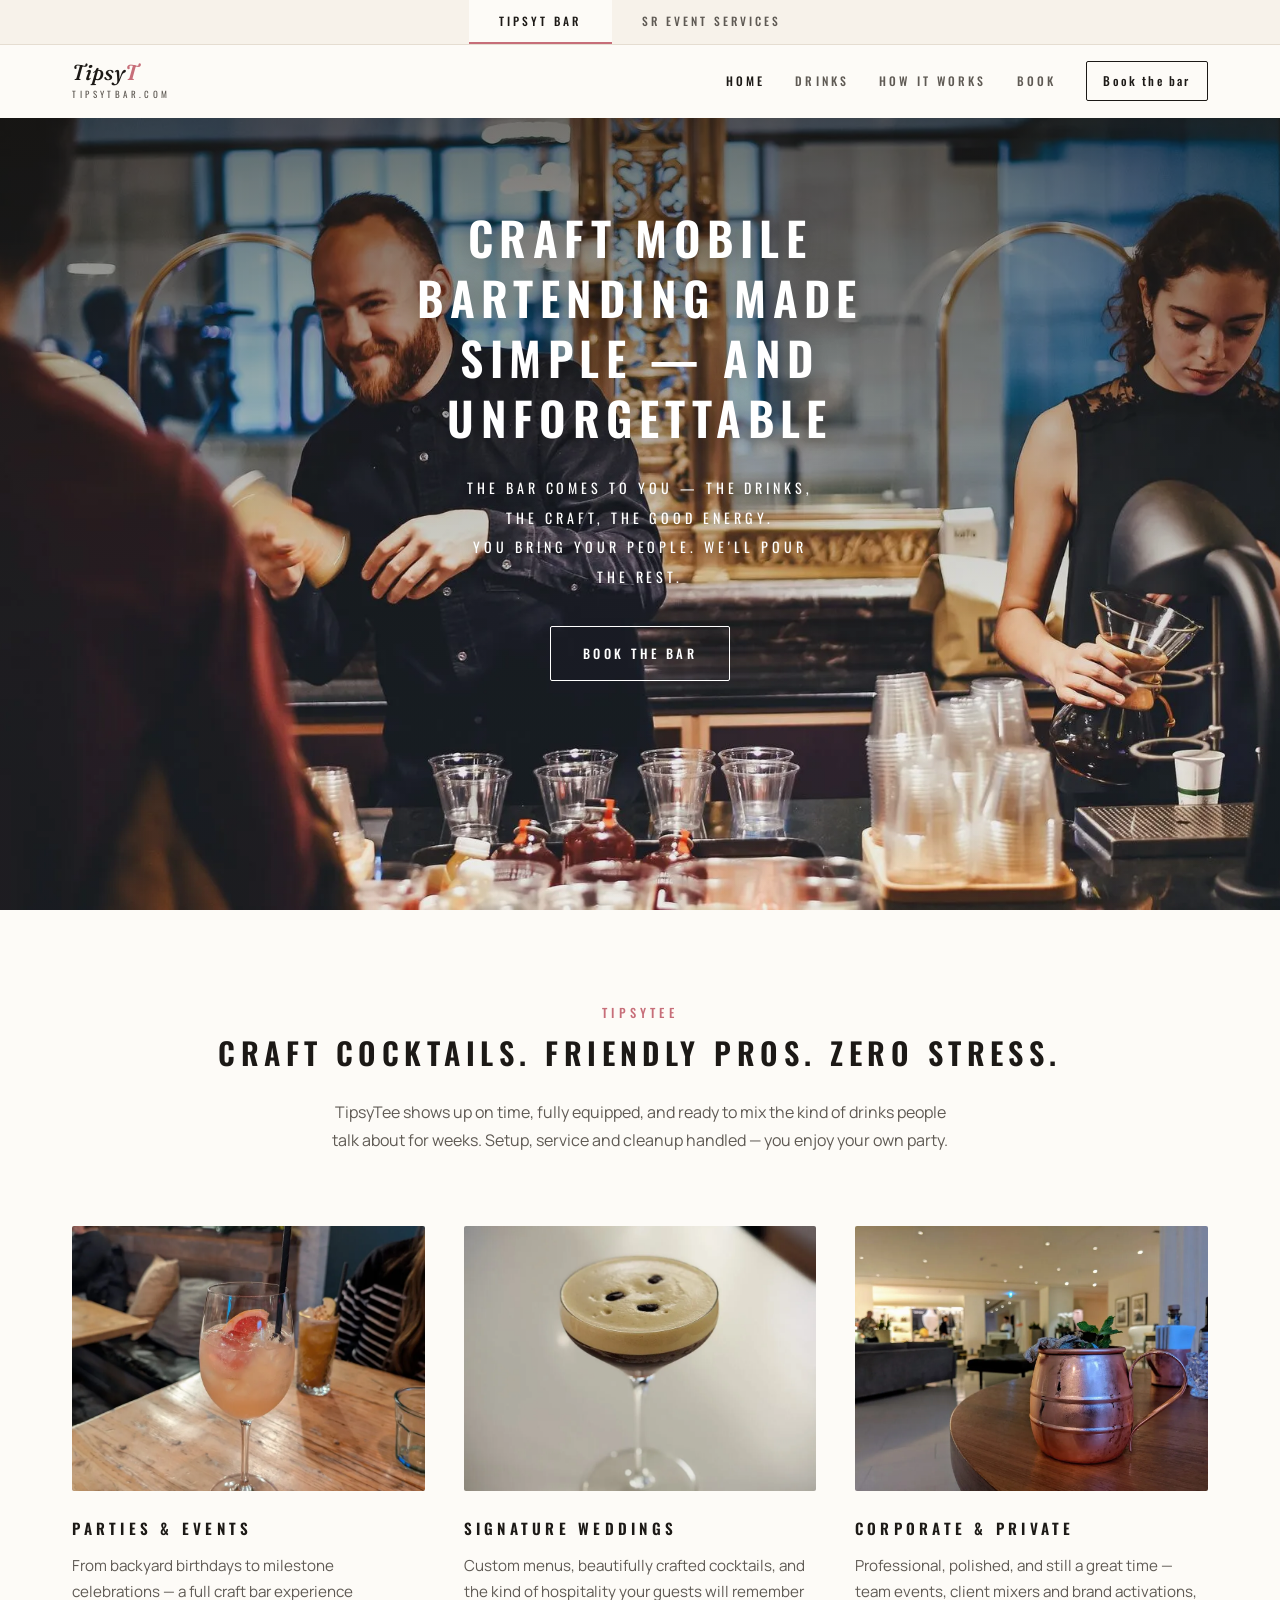
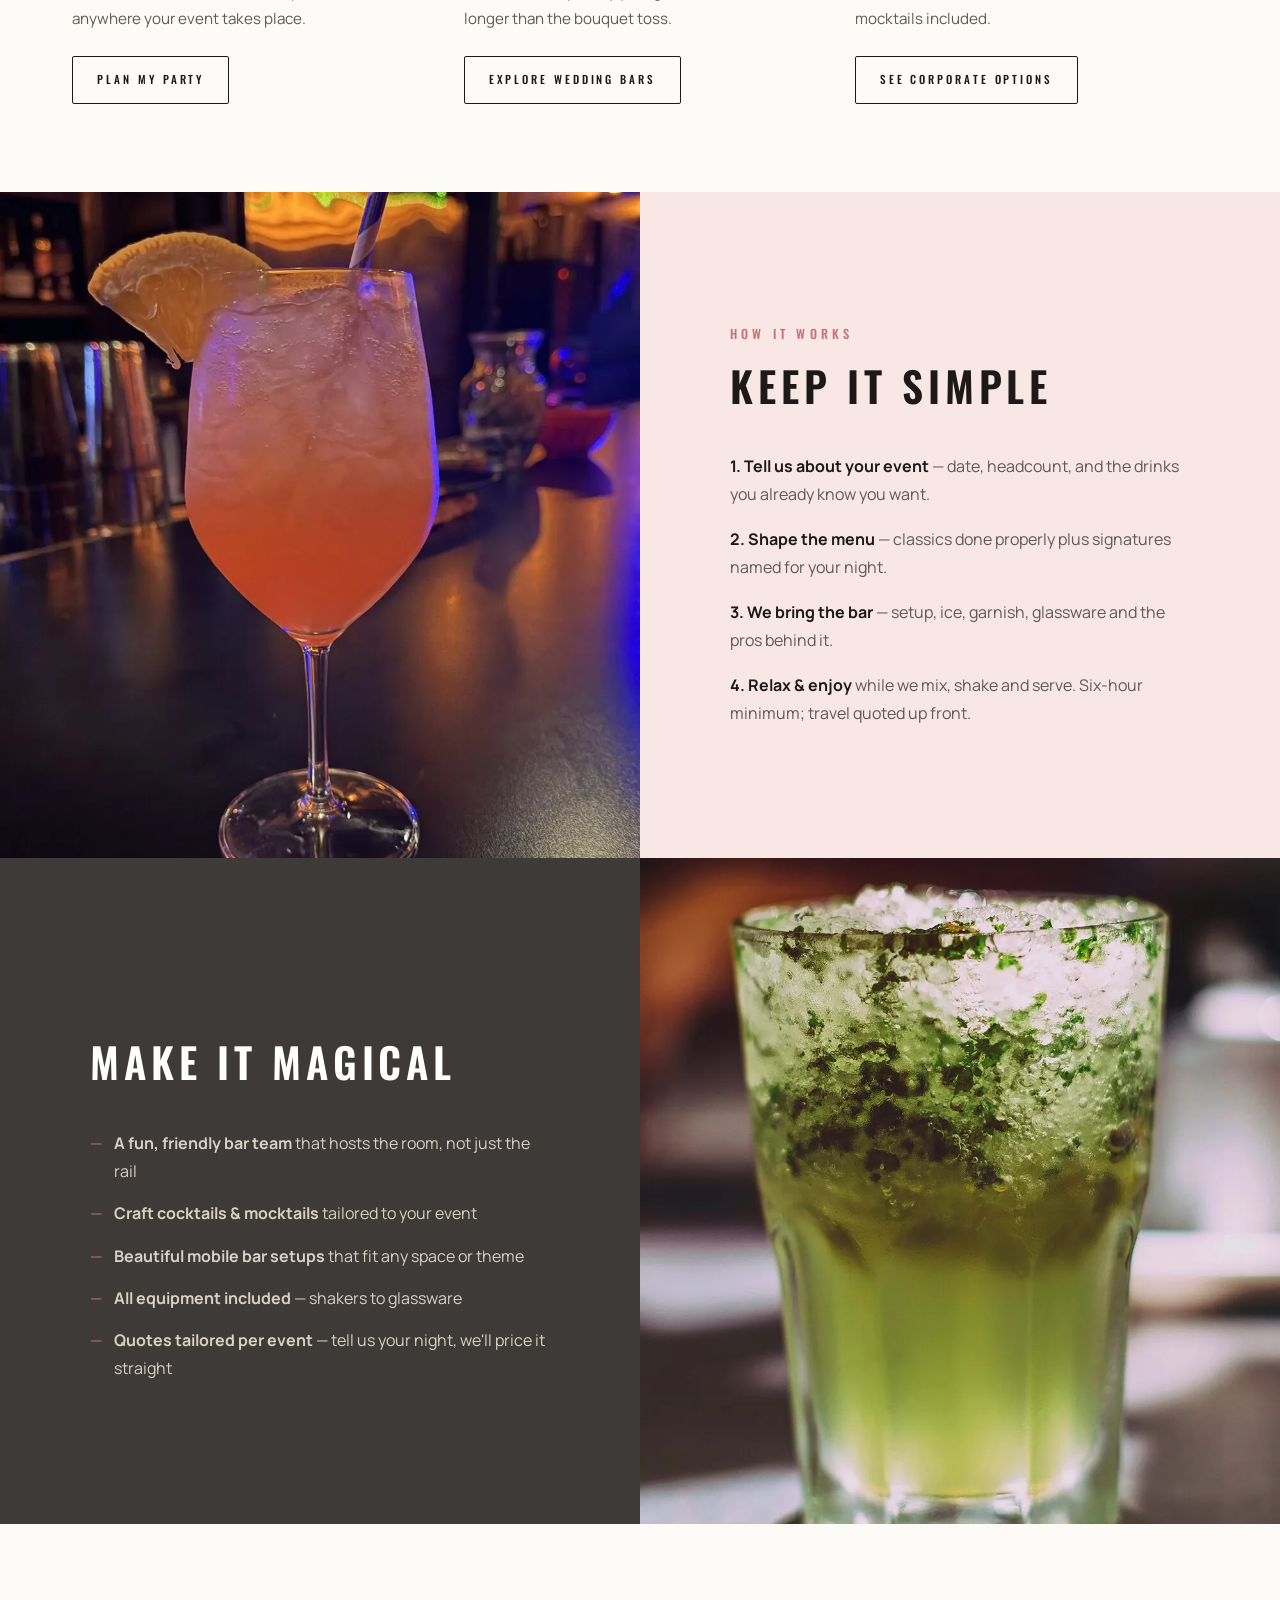
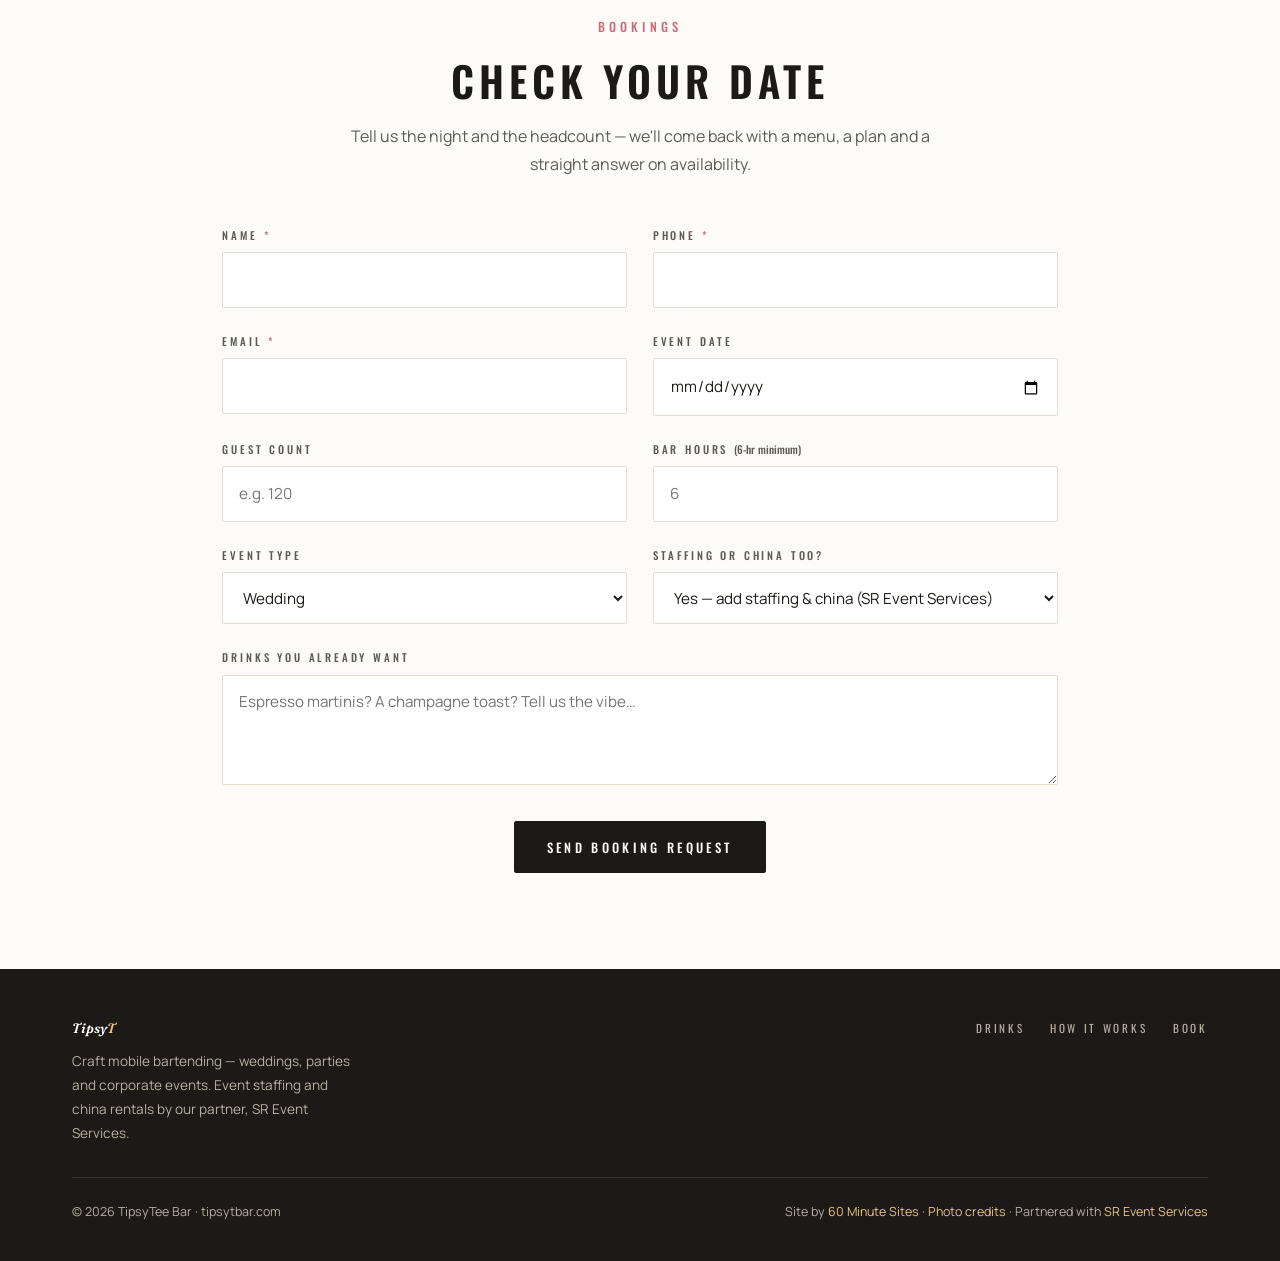
<file: index.html>
<!doctype html>
<html lang="en">
<head>
<meta charset="utf-8">
<meta name="viewport" content="width=device-width, initial-scale=1">
<title>TipsyTee Bar — Craft Mobile Bartending</title>
<meta name="description" content="TipsyTee Bar brings craft mobile bartending to you — cocktails, friendly pros, zero stress. Weddings, parties and corporate events.">
<link rel="icon" type="image/svg+xml" href="/assets/img/favicon.svg">
<link rel="preconnect" href="https://fonts.googleapis.com">
<link rel="preconnect" href="https://fonts.gstatic.com" crossorigin>
<link href="https://fonts.googleapis.com/css2?family=Oswald:wght@400;500;600&family=Fraunces:ital,opsz,wght@0,9..144,400..600;1,9..144,400..600&family=Manrope:wght@400..800&display=swap" rel="stylesheet">
<link rel="stylesheet" href="/assets/css/c.css?v=7">
<style>
 /* TipsyT brand accent — blush-pink take on the shared concept-C system */
 body.tipsyt {
  --gold: #c76e79;
  --blush: #f8e7e4;
  --blush-deep: #e5aeb2;
 }
 body.tipsyt ::selection { background: #e5aeb2; color: var(--ink); }
 .tt-wordmark { font-family: var(--serif); font-style: italic; font-weight: 500; font-size: 1.35rem; color: var(--ink); letter-spacing: .01em; text-transform: none; }
 .tt-wordmark b { color: var(--gold); font-weight: 600; }
 .tt-domain { font-family: var(--cond); font-size: .56rem; letter-spacing: .38em; text-transform: uppercase; color: var(--ink-soft); margin-top: .3rem; }
</style>
<noscript><style>.rv{opacity:1;transform:none}</style></noscript>
</head>
<body class="tipsyt">

<header class="site">
 <nav class="site-switch" aria-label="Switch between the two sites">
  <a href="/" class="on" aria-current="true">TipsyT Bar</a>
  <a href="/sr/">SR Event Services</a>
 </nav>
 <div class="nav-wrap">
  <a class="wordmark" href="/">
   <span class="tt-wordmark">Tipsy<b>T</b></span>
   <span class="tt-domain">tipsytbar.com</span>
  </a>
  <nav class="main" id="nav">
   <a class="nl" href="/" aria-current="page">Home</a>
   <a class="nl" href="#drinks">Drinks</a>
   <a class="nl" href="#how">How it works</a>
   <a class="nl" href="#bookings">Book</a>
   <a class="nav-phone" href="#bookings">Book the bar</a>
  </nav>
  <button class="burger" aria-label="Menu" aria-expanded="false"><span></span><span></span><span></span></button>
 </div>
</header>

<section class="c-hero">
 <picture>
  <source srcset="/assets/img/c-team.webp" type="image/webp">
  <img src="/assets/img/c-team.jpg" alt="TipsyTee bartenders mixing drinks at a bright event bar" fetchpriority="high">
 </picture>
 <div class="shade" aria-hidden="true"></div>
 <div class="hero-copy">
  <h1>Craft mobile bartending made simple &mdash; and unforgettable</h1>
  <p class="hero-sub">The bar comes to you &mdash; the drinks, the craft, the good energy.<br>
  You bring your people. We'll pour the rest.</p>
  <a class="c-btn light" href="#bookings">Book the bar</a>
 </div>
</section>

<div class="c-statement rv">
 <span class="c-kicker">TipsyTee</span>
 <h2>Craft cocktails. Friendly pros. Zero stress.</h2>
 <p>TipsyTee shows up on time, fully equipped, and ready to mix the kind of drinks people
 talk about for weeks. Setup, service and cleanup handled &mdash; you enjoy your own party.</p>
</div>

<section id="drinks" class="wrap">
 <div class="c-cards">
  <article class="c-card rv">
   <div class="cc-img"><picture><source srcset="/assets/img/c-paloma.webp" type="image/webp"><img src="/assets/img/c-paloma.jpg" alt="Bright spritz at a caf&eacute; table" loading="lazy" decoding="async"></picture></div>
   <h3>Parties &amp; Events</h3>
   <p>From backyard birthdays to milestone celebrations &mdash; a full craft bar experience
   anywhere your event takes place.</p>
   <a class="c-btn" href="#bookings">Plan my party</a>
  </article>
  <article class="c-card rv" style="--rvd:.08s">
   <div class="cc-img"><picture><source srcset="/assets/img/drink-espresso-martini.webp" type="image/webp"><img src="/assets/img/drink-espresso-martini.jpg" alt="Espresso martini on a bright bar" loading="lazy" decoding="async"></picture></div>
   <h3>Signature Weddings</h3>
   <p>Custom menus, beautifully crafted cocktails, and the kind of hospitality your guests
   will remember longer than the bouquet toss.</p>
   <a class="c-btn" href="#bookings">Explore wedding bars</a>
  </article>
  <article class="c-card rv" style="--rvd:.16s">
   <div class="cc-img"><picture><source srcset="/assets/img/c-mule.webp" type="image/webp"><img src="/assets/img/c-mule.jpg" alt="Moscow mule in a bright lounge" loading="lazy" decoding="async"></picture></div>
   <h3>Corporate &amp; Private</h3>
   <p>Professional, polished, and still a great time &mdash; team events, client mixers and
   brand activations, mocktails included.</p>
   <a class="c-btn" href="#bookings">See corporate options</a>
  </article>
 </div>
</section>

<section id="how" class="c-split blush">
 <div class="sp-img rv">
  <picture><source srcset="/assets/img/drink-spritz.webp" type="image/webp"><img src="/assets/img/drink-spritz.jpg" alt="" loading="lazy" decoding="async"></picture>
 </div>
 <div class="sp-body">
  <span class="c-kicker rv">How it works</span>
  <h2 class="c-sec rv">Keep it simple</h2>
  <ol class="c-steps">
   <li class="rv"><b>1. Tell us about your event</b> &mdash; date, headcount, and the drinks
   you already know you want.</li>
   <li class="rv" style="--rvd:.06s"><b>2. Shape the menu</b> &mdash; classics done properly
   plus signatures named for your night.</li>
   <li class="rv" style="--rvd:.12s"><b>3. We bring the bar</b> &mdash; setup, ice, garnish,
   glassware and the pros behind it.</li>
   <li class="rv" style="--rvd:.18s"><b>4. Relax &amp; enjoy</b> while we mix, shake and
   serve. Six-hour minimum; travel quoted up front.</li>
  </ol>
 </div>
</section>

<section class="c-split char">
 <div class="sp-body">
  <span class="c-kicker rv">What you can expect</span>
  <h2 class="c-sec rv">Make it magical</h2>
  <ul class="c-checks">
   <li class="rv"><span><b>A fun, friendly bar team</b> that hosts the room, not just the rail</span></li>
   <li class="rv" style="--rvd:.05s"><span><b>Craft cocktails &amp; mocktails</b> tailored to your event</span></li>
   <li class="rv" style="--rvd:.1s"><span><b>Beautiful mobile bar setups</b> that fit any space or theme</span></li>
   <li class="rv" style="--rvd:.15s"><span><b>All equipment included</b> &mdash; shakers to glassware</span></li>
   <li class="rv" style="--rvd:.2s"><span><b>Quotes tailored per event</b> &mdash; tell us your night, we'll price it straight</span></li>
  </ul>
 </div>
 <div class="sp-img rv">
  <picture><source srcset="/assets/img/drink-mojito.webp" type="image/webp"><img src="/assets/img/drink-mojito.jpg" alt="" loading="lazy" decoding="async"></picture>
 </div>
</section>

<section id="bookings" class="c-quote">
 <div class="wrap">
  <div class="form-head rv">
   <span class="c-kicker">Bookings</span>
   <h2 class="c-sec">Check your date</h2>
   <p class="c-lede" style="margin:0 auto">Tell us the night and the headcount &mdash; we'll
   come back with a menu, a plan and a straight answer on availability.</p>
  </div>
  <form action="https://60minutesites.com/form/homepage-form-5587" method="POST" class="quote-form" data-source="tipsytee-home">
   <input type="text" name="_gotcha" style="display:none" tabindex="-1" aria-hidden="true">
   <div class="fgrid">
    <div class="field"><label for="qt-name">Name <span class="req">*</span></label>
     <input id="qt-name" name="name" type="text" autocomplete="name" required></div>
    <div class="field"><label for="qt-phone">Phone <span class="req">*</span></label>
     <input id="qt-phone" name="phone" type="tel" autocomplete="tel" required></div>
    <div class="field"><label for="qt-email">Email <span class="req">*</span></label>
     <input id="qt-email" name="email" type="email" autocomplete="email" required></div>
    <div class="field"><label for="qt-date">Event date</label>
     <input id="qt-date" name="event_date" type="date"></div>
    <div class="field"><label for="qt-guests">Guest count</label>
     <input id="qt-guests" name="guests" type="number" min="1" placeholder="e.g. 120"></div>
    <div class="field"><label for="qt-hours">Bar hours <span style="text-transform:none;letter-spacing:0">(6-hr minimum)</span></label>
     <input id="qt-hours" name="service_hours" type="number" min="6" placeholder="6"></div>
    <div class="field"><label for="qt-type">Event type</label>
     <select id="qt-type" name="event_type">
      <option>Wedding</option><option>Private party</option><option>Corporate</option><option>Other</option>
     </select></div>
    <div class="field"><label for="qt-extra">Staffing or china too?</label>
     <select id="qt-extra" name="event_services">
      <option>Yes — add staffing &amp; china (SR Event Services)</option><option>Just the bar</option><option>Not sure yet</option>
     </select></div>
    <div class="field full"><label for="qt-msg">Drinks you already want</label>
     <textarea id="qt-msg" name="message" placeholder="Espresso martinis? A champagne toast? Tell us the vibe…"></textarea></div>
   </div>
   <div style="margin-top:1.8rem;text-align:center"><button class="c-btn solid" type="submit">Send booking request</button></div>
   <p class="form-ok" style="text-align:center">Got it &mdash; we'll get back to you within one business day.</p>
  </form>
 </div>
</section>

<footer class="site">
 <div class="wrap">
  <div class="f-grid">
   <div>
    <span class="wm-top" style="font-family:var(--serif);font-style:italic;text-transform:none;letter-spacing:.01em">Tipsy<span style="color:#e8c583">T</span></span>
    <p style="margin-top:.6rem;max-width:36ch">Craft mobile bartending &mdash; weddings,
    parties and corporate events. Event staffing and china rentals by our partner, SR&nbsp;Event Services.</p>
   </div>
   <div class="f-nav">
    <a href="#drinks">Drinks</a>
    <a href="#how">How it works</a>
        <a href="#bookings">Book</a>
   </div>
  </div>
  <div class="f-base">
   <span>&copy; <span id="yr">2026</span> TipsyTee Bar &middot; tipsytbar.com</span>
   <span>Site by <a href="https://60minutesites.com" rel="noopener">60 Minute Sites</a> &middot; <a href="/credits.html">Photo credits</a> &middot; Partnered with <a href="https://sreventservices.com" rel="noopener">SR Event Services</a></span>
  </div>
 </div>
</footer>

<script src="/assets/js/main.js?v=11" defer></script>
</body>
</html>
</file>
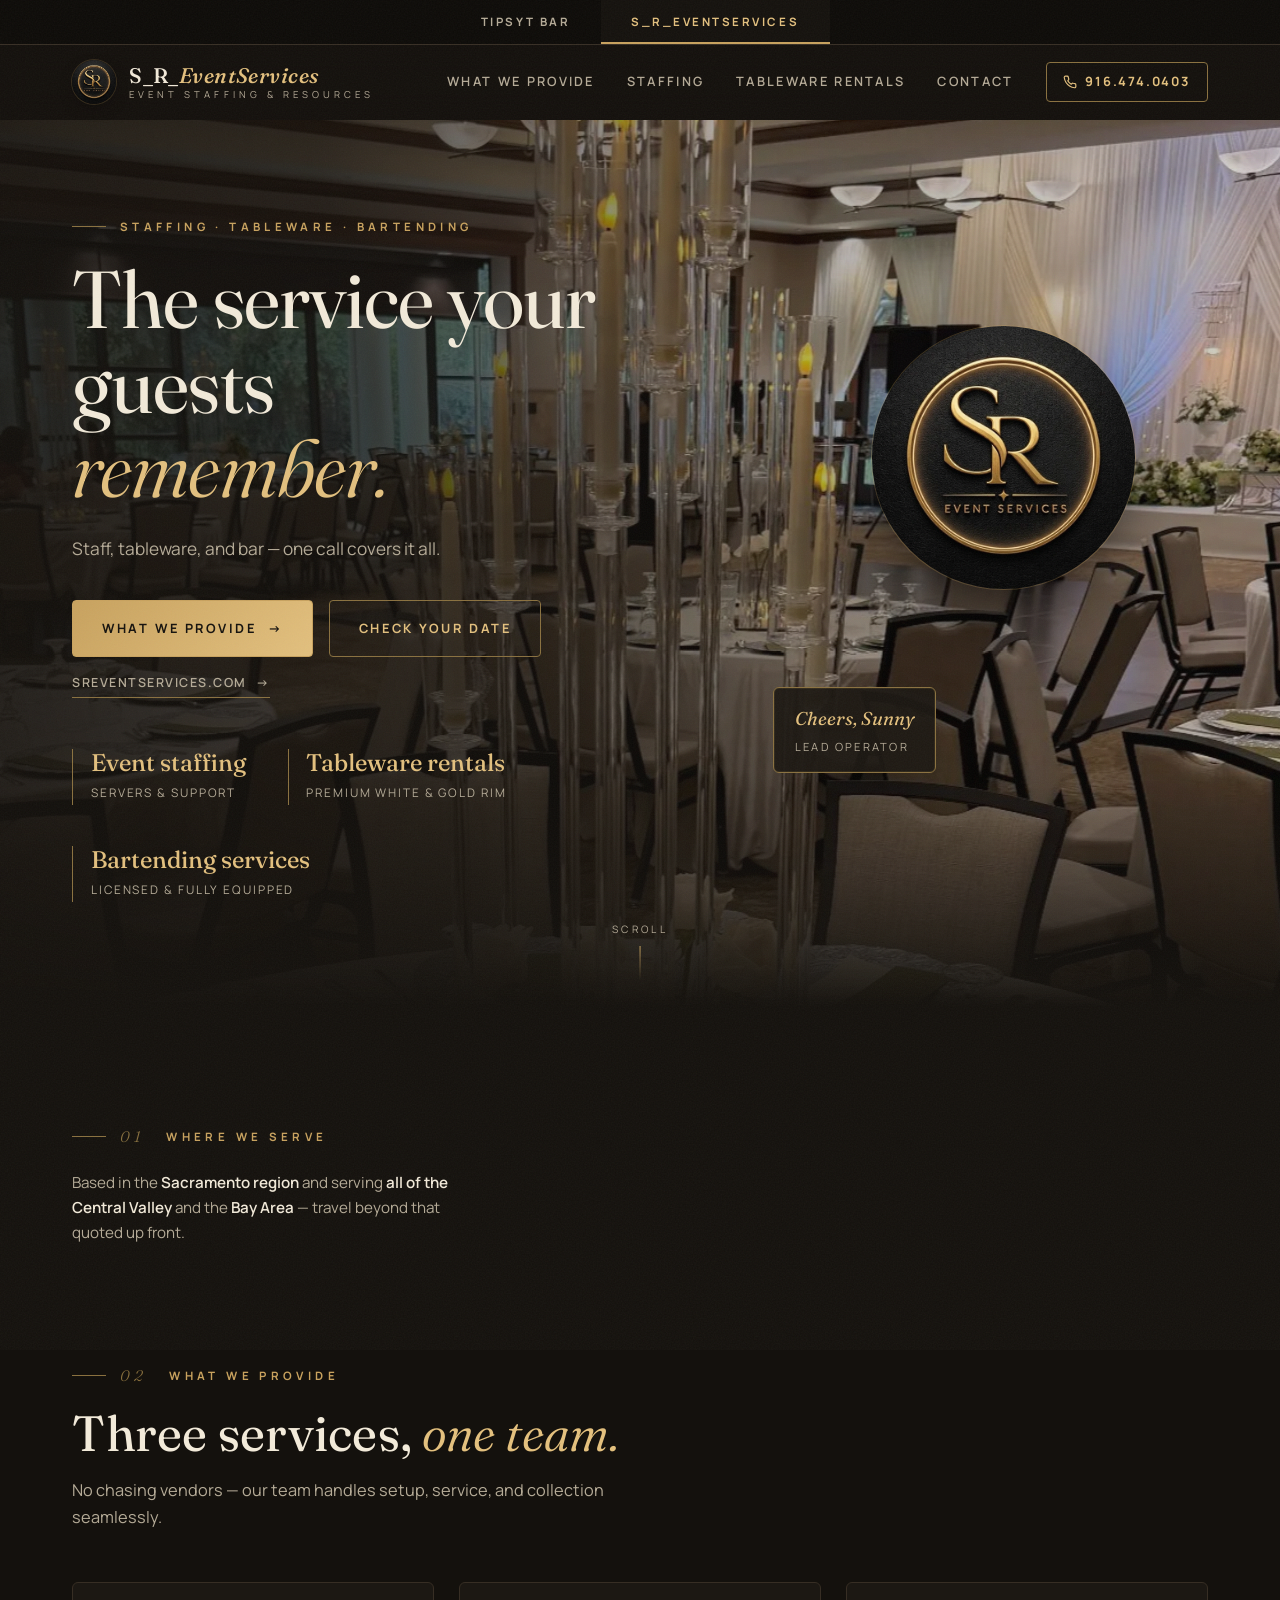
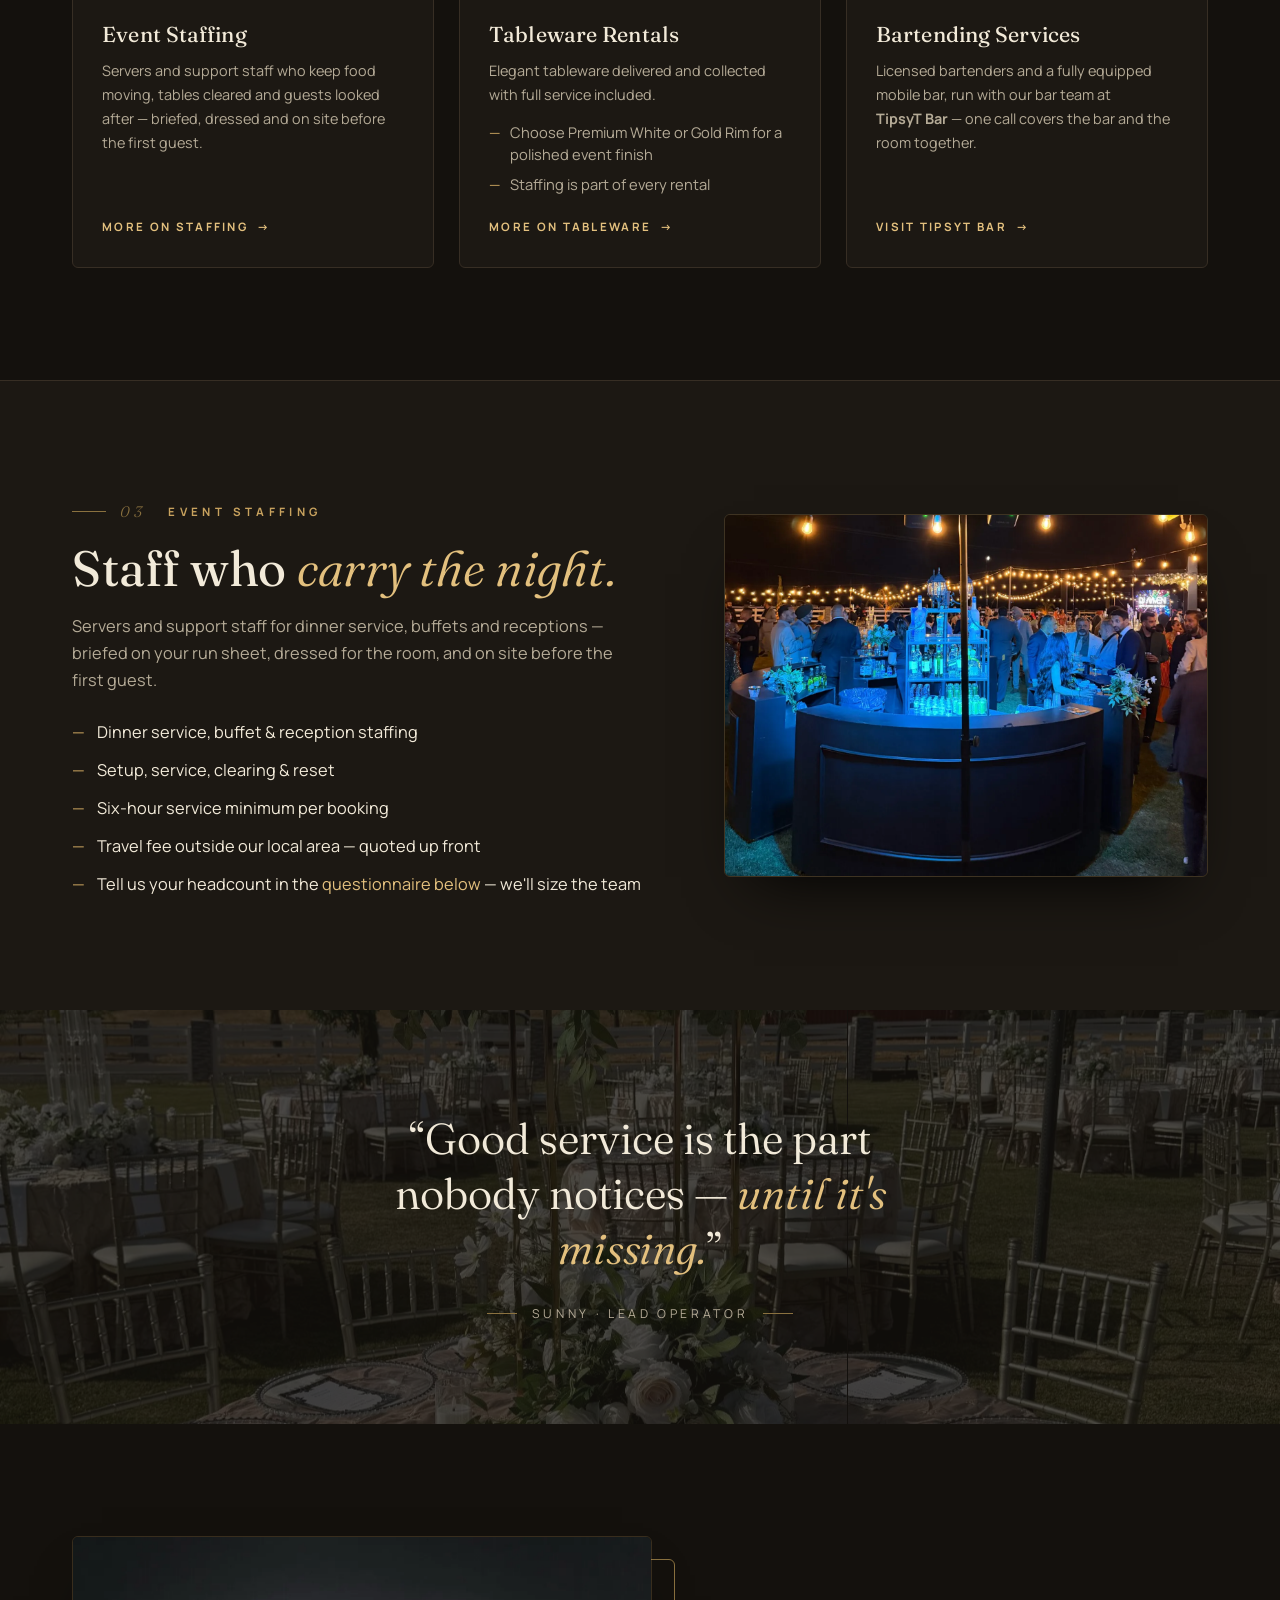
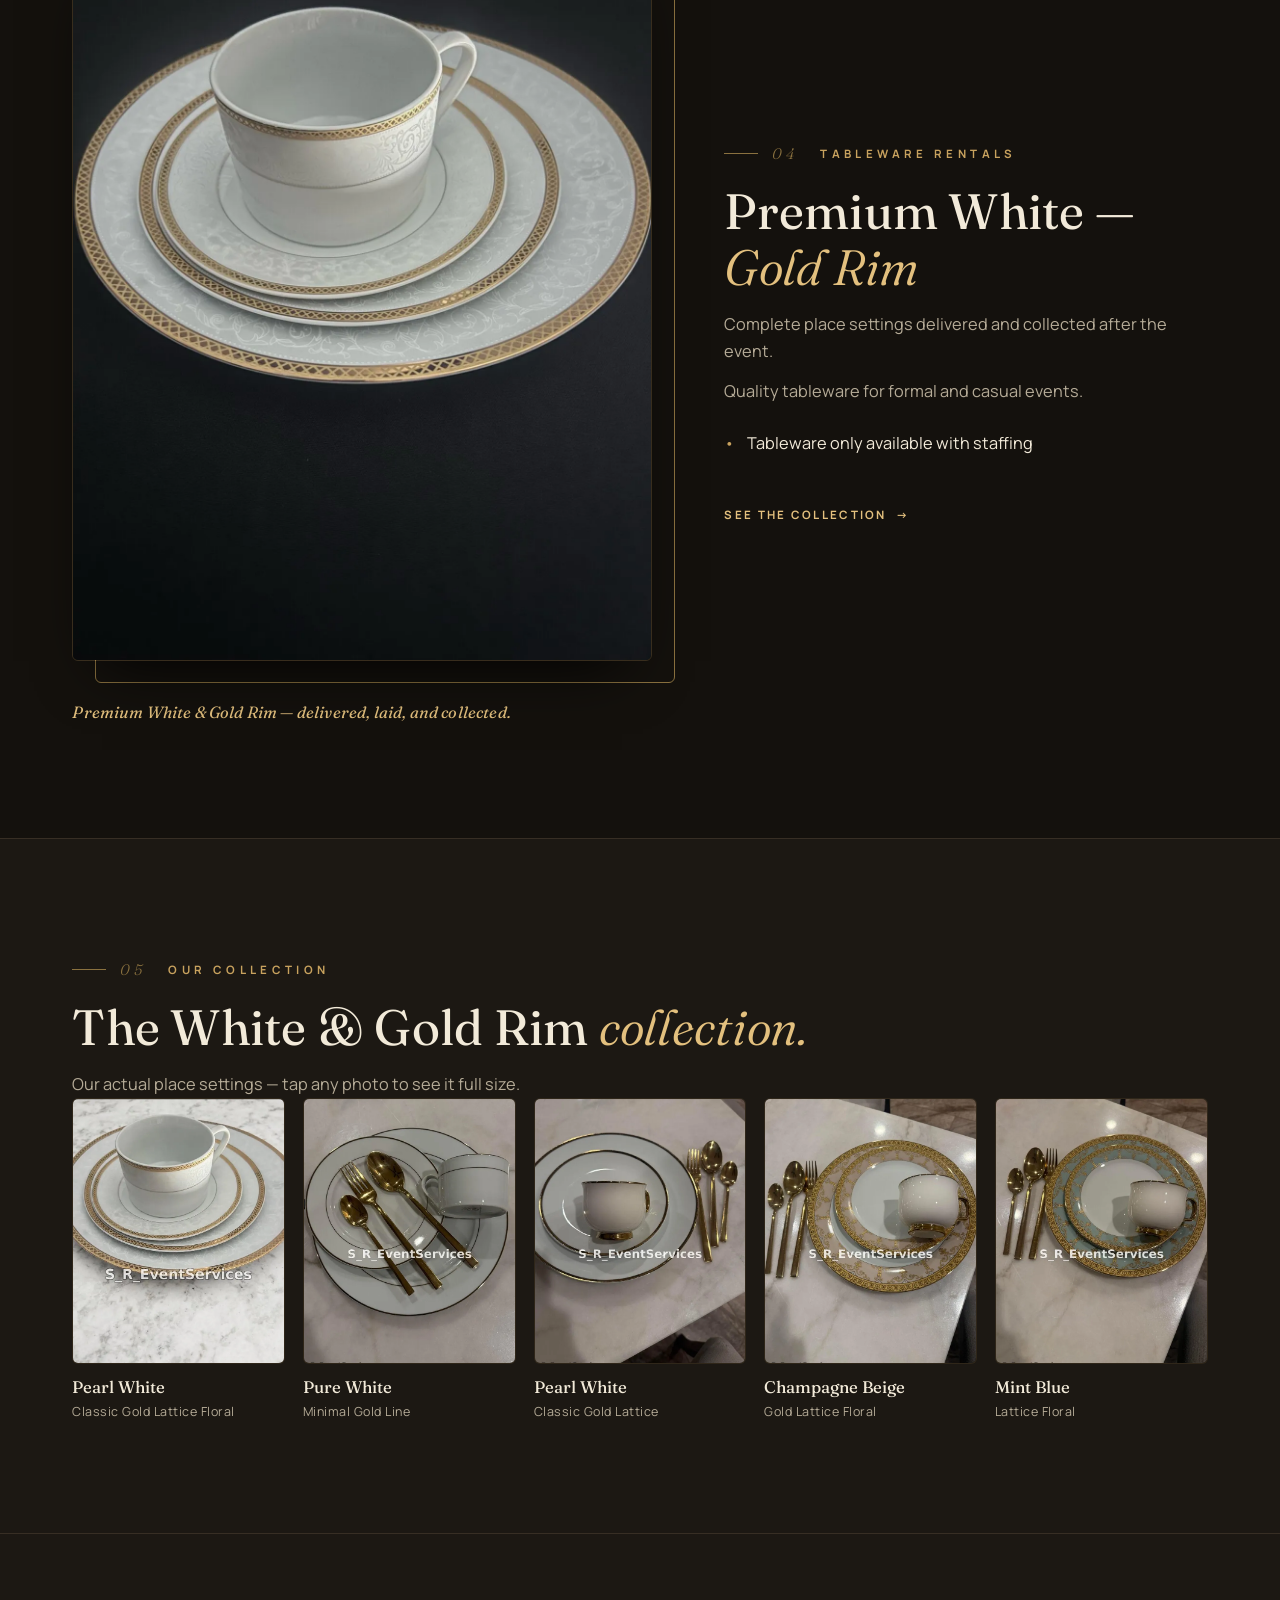
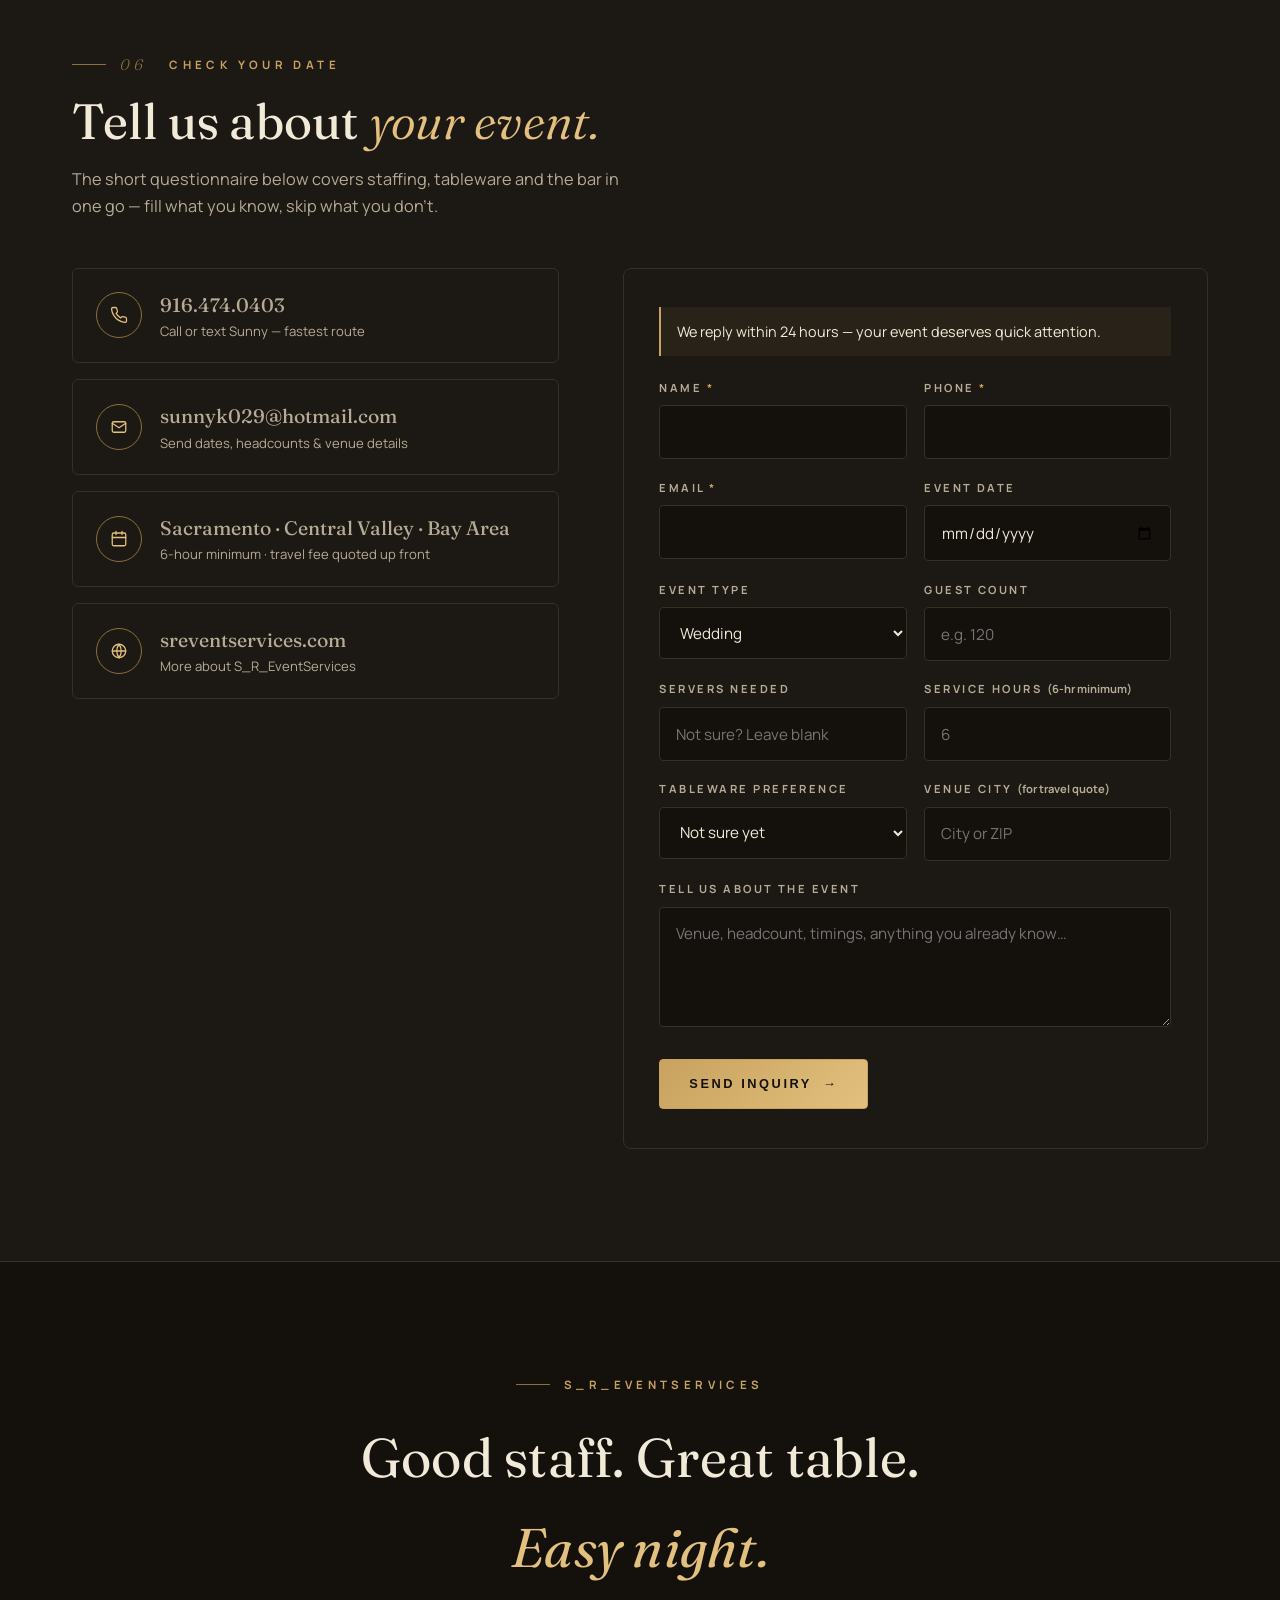
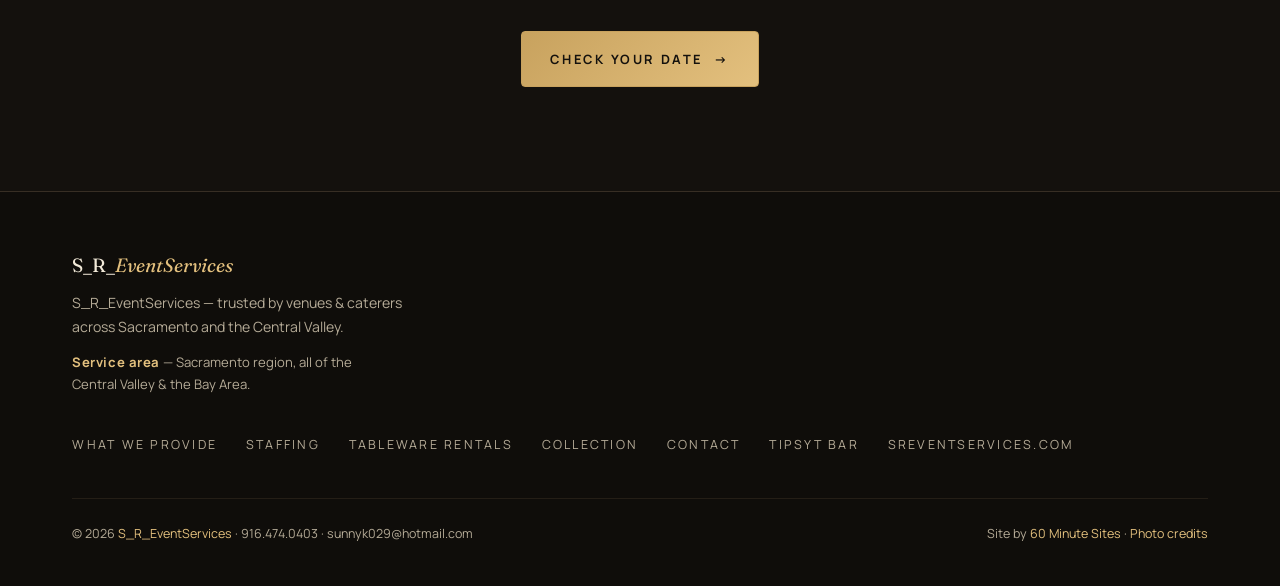
<file: sr/index.html>
<!doctype html>
<html lang="en">
<head>
<meta charset="utf-8">
<meta name="viewport" content="width=device-width, initial-scale=1">
<title>S_R_EventServices — Event Staffing &amp; Resources</title>
<meta name="description" content="Trained event staffing, tableware rentals and bartending services — delivered, laid and collected. Serving the Sacramento region, all of the Central Valley and the Bay Area.">
<meta property="og:title" content="S_R_EventServices — Event Staffing &amp; Resources">
<meta property="og:description" content="Event staffing, tableware rentals and bartending services for weddings, corporate events and private parties. Sacramento, Central Valley &amp; Bay Area.">
<meta property="og:image" content="/assets/img/sr-hero.jpg">
<meta property="og:type" content="website">
<link rel="icon" type="image/png" href="/assets/img/favicon-sr.png">
<link rel="preconnect" href="https://fonts.googleapis.com">
<link rel="preconnect" href="https://fonts.gstatic.com" crossorigin>
<link href="https://fonts.googleapis.com/css2?family=Fraunces:ital,opsz,wght@0,9..144,300..600;1,9..144,300..600&family=Manrope:wght@400..800&display=swap" rel="stylesheet">
<link rel="stylesheet" href="/assets/css/main.css?v=12">
<noscript><style>.rv,.hl-in{opacity:1;transform:none}.hero .kicker,.hero .lede,.hero-ctas,.hero-meta,.hero-stack{opacity:1;transform:none}.intro-veil{display:none}</style></noscript>
<script type="application/ld+json">
{
  "@context": "https://schema.org",
  "@type": "LocalBusiness",
  "name": "S_R_EventServices",
  "description": "Event staffing, tableware rentals and bartending services for weddings, corporate events and private parties.",
  "url": "https://tipsytbar.com/sr/",
  "sameAs": ["https://sreventservices.com/"],
  "telephone": "+1-916-474-0403",
  "email": "sunnyk029@hotmail.com",
  "image": "https://tipsytbar.com/assets/img/sr-logo.png",
  "areaServed": [
    {"@type": "Place", "name": "Sacramento region, California"},
    {"@type": "Place", "name": "Central Valley, California"},
    {"@type": "Place", "name": "San Francisco Bay Area, California"}
  ]
}
</script>
</head>
<body>
<div class="intro-veil" aria-hidden="true">
 <div class="iv-inner">
  <picture><source srcset="/assets/img/sr-logo.webp" type="image/webp"><img class="iv-logo" src="/assets/img/sr-logo.png" alt="S_R_EventServices"></picture>
 </div>
</div>
<div class="cursor-ring" aria-hidden="true"></div>
<div class="grain" aria-hidden="true"></div>

<nav class="site-switch" aria-label="Switch between the two sites">
 <a href="/">TipsyT Bar</a>
 <a href="/sr/" class="on" aria-current="true">S_R_EventServices</a>
</nav>

<header class="site">
 <div class="nav-wrap">
  <a class="wordmark" href="/sr/">
   <picture><source srcset="/assets/img/sr-logo.webp" type="image/webp"><img class="wm-badge" src="/assets/img/sr-logo.png" alt=""></picture>
   <span class="wm-lines">
    <span class="wm-top">S_R_<i>EventServices</i></span>
    <span class="wm-sub">Event Staffing &amp; Resources</span>
   </span>
  </a>
  <nav class="main" id="nav">
   <a class="nl" href="/sr/#services">What we provide</a>
   <a class="nl" href="/sr/#staffing">Staffing</a>
   <a class="nl" href="/sr/#tableware">Tableware Rentals</a>
   <a class="nl" href="/sr/#contact">Contact</a>
   <a class="nav-phone" href="tel:+19164740403">
    <svg width="14" height="14" viewBox="0 0 24 24" fill="none" stroke="currentColor" stroke-width="2" stroke-linecap="round" stroke-linejoin="round" aria-hidden="true"><path d="M22 16.9v3a2 2 0 01-2.2 2 19.8 19.8 0 01-8.6-3.1 19.5 19.5 0 01-6-6A19.8 19.8 0 012.1 4.2 2 2 0 014.1 2h3a2 2 0 012 1.7c.1 1 .4 1.9.7 2.8a2 2 0 01-.5 2.1L8.1 9.9a16 16 0 006 6l1.3-1.3a2 2 0 012.1-.4c.9.3 1.8.6 2.8.7a2 2 0 011.7 2z"/></svg>
    916.474.0403
   </a>
  </nav>
  <button class="burger" aria-label="Menu" aria-expanded="false"><span></span><span></span><span></span></button>
 </div>
</header>

<section class="hero">
 <div class="hero-bg">
  <picture>
   <source media="(max-width: 900px)" srcset="/assets/img/sr-hero-portrait.webp" type="image/webp">
   <source media="(max-width: 900px)" srcset="/assets/img/sr-hero-portrait.jpg">
   <source srcset="/assets/img/sr-hero.webp" type="image/webp">
   <img src="/assets/img/sr-hero.jpg" alt="Ballroom set with place settings and candle centrepieces at an S_R_EventServices event" fetchpriority="high">
  </picture>
 </div>
 <div class="hero-shade" aria-hidden="true"></div>
 <div class="hero-inner">
  <div>
   <span class="kicker">Staffing &middot; Tableware &middot; Bartending</span>
   <h1><span class="hl"><span class="hl-in">The service your guests</span></span><span class="hl"><span class="hl-in"><i>remember.</i></span></span></h1>
   <p class="lede">Staff, tableware, and bar &mdash; one call covers it all.</p>
   <div class="hero-ctas">
    <a class="btn" href="/sr/#services">What we provide <span class="ar">&rarr;</span></a>
    <a class="btn ghost" href="/sr/#contact">Check your date</a>
    <a class="hero-link" href="https://sreventservices.com/" rel="noopener" target="_blank">sreventservices.com &nbsp;&rarr;</a>
   </div>
   <div class="hero-meta">
    <div><b>Event staffing</b><span>Servers &amp; support</span></div>
    <div><b>Tableware rentals</b><span>Premium white &amp; gold rim</span></div>
    <div><b>Bartending services</b><span>Licensed &amp; fully equipped</span></div>
   </div>
  </div>
  <div class="hero-stack" aria-hidden="true">
   <div class="float-card fc-logo" data-depth="0.45" data-rot="0">
    <picture>
     <source srcset="/assets/img/sr-logo.webp" type="image/webp">
     <img src="/assets/img/sr-logo.png" alt="">
    </picture>
   </div>
   <div class="float-card fc-3" data-depth="1" data-rot="0">
    <span class="script">Cheers, Sunny</span>
    <small>Lead operator</small>
   </div>
  </div>
 </div>
 <div class="scroll-cue" aria-hidden="true">Scroll</div>
</section>

<section class="pad">
 <div class="wrap">
  <div class="rv" style="max-width:62ch">
   <span class="kicker"><span class="sec-num">01</span> Where we serve</span>
   <p class="area-line" style="margin-top:1.3rem">Based in the <b>Sacramento region</b> and
   serving <b>all of the Central Valley</b> and the <b>Bay Area</b> &mdash; travel beyond that
   quoted up front.</p>
  </div>
 </div>
</section>

<section id="services" class="pad-b">
 <div class="wrap">
  <div class="rv">
   <span class="kicker"><span class="sec-num">02</span> What we provide</span>
   <h2 class="sec">Three services, <i>one team.</i></h2>
   <p class="lede">No chasing vendors &mdash; our team handles setup, service, and collection
   seamlessly.</p>
  </div>
  <div class="svc-grid plain">
   <article class="svc rv">
    <div class="s-body">
     <h3>Event Staffing</h3>
     <p>Servers and support staff who keep food moving, tables cleared and guests looked
     after &mdash; briefed, dressed and on site before the first guest.</p>
     <a class="s-more" href="/sr/#staffing">More on staffing <span class="ar">&rarr;</span></a>
    </div>
   </article>
   <article class="svc rv" style="--rvd:.08s">
    <div class="s-body">
     <h3>Tableware Rentals</h3>
     <p>Elegant tableware delivered and collected with full service included.</p>
     <ul class="s-list">
      <li>Choose Premium White or Gold Rim for a polished event finish</li>
      <li>Staffing is part of every rental</li>
     </ul>
     <a class="s-more" href="/sr/#tableware">More on tableware <span class="ar">&rarr;</span></a>
    </div>
   </article>
   <article class="svc rv" style="--rvd:.16s">
    <div class="s-body">
     <h3>Bartending Services</h3>
     <p>Licensed bartenders and a fully equipped mobile bar, run with our bar team at
     <b>TipsyT&nbsp;Bar</b> &mdash; one call covers the bar and the room together.</p>
     <a class="s-more" href="/">Visit TipsyT Bar <span class="ar">&rarr;</span></a>
    </div>
   </article>
  </div>
 </div>
</section>

<section id="staffing" class="pad" style="background:var(--ink-2);border-top:1px solid var(--line)">
 <div class="wrap">
  <div class="intro-grid">
   <div class="rv">
    <span class="kicker"><span class="sec-num">03</span> Event staffing</span>
    <h2 class="sec">Staff who <i>carry the night.</i></h2>
    <p class="lede">Servers and support staff for dinner service, buffets and receptions &mdash;
    briefed on your run sheet, dressed for the room, and on site before the first guest.</p>
    <ul class="checks" style="margin-top:1.6rem;list-style:none;display:grid;gap:.7rem">
     <li style="display:flex;gap:.7rem"><span style="color:var(--gold)">&mdash;</span><span>Dinner service, buffet &amp; reception staffing</span></li>
     <li style="display:flex;gap:.7rem"><span style="color:var(--gold)">&mdash;</span><span>Setup, service, clearing &amp; reset</span></li>
     <li style="display:flex;gap:.7rem"><span style="color:var(--gold)">&mdash;</span><span>Six-hour service minimum per booking</span></li>
     <li style="display:flex;gap:.7rem"><span style="color:var(--gold)">&mdash;</span><span>Travel fee outside our local area &mdash; quoted up front</span></li>
     <li style="display:flex;gap:.7rem"><span style="color:var(--gold)">&mdash;</span><span>Tell us your headcount in the <a href="/sr/#contact">questionnaire below</a> &mdash; we'll size the team</span></li>
    </ul>
   </div>
   <div class="intro-img rv" style="--rvd:.15s">
    <div class="frame">
     <picture><source srcset="/assets/img/sr-staffing.webp" type="image/webp"><img src="/assets/img/sr-staffing.jpg" alt="Outdoor reception set with linens, chargers and floral centrepieces" loading="lazy" decoding="async"></picture>
    </div>
   </div>
  </div>
 </div>
</section>

<section class="band">
 <div class="band-bg" aria-hidden="true">
  <picture>
   <source srcset="/assets/img/sr-band.webp" type="image/webp">
   <img src="/assets/img/sr-band.jpg" alt="" loading="lazy" decoding="async">
  </picture>
 </div>
 <div class="band-shade" aria-hidden="true"></div>
 <div class="wrap rv">
  <blockquote>&ldquo;Good service is the part nobody notices &mdash; <i>until it's missing.</i>&rdquo;</blockquote>
  <cite>Sunny &middot; Lead operator</cite>
 </div>
</section>

<section id="tableware" class="pad">
 <div class="wrap">
  <div class="intro-grid">
   <div class="rv" style="--rvd:.15s">
    <div class="intro-img">
     <div class="frame">
      <picture><source srcset="/assets/img/sr-tableware.webp" type="image/webp"><img src="/assets/img/sr-tableware.jpg" alt="Pearl White place setting with gold lattice rim — cup, saucer and plates" loading="lazy" decoding="async"></picture>
     </div>
    </div>
    <p class="img-cap">Premium White &amp; Gold Rim &mdash; delivered, laid, and collected.</p>
   </div>
   <div class="rv">
    <span class="kicker"><span class="sec-num">04</span> Tableware Rentals</span>
    <h2 class="sec">Premium White &mdash; <i>Gold Rim</i></h2>
    <p class="lede">Complete place settings delivered and collected after the event.</p>
    <p class="lede" style="margin-top:.8rem">Quality tableware for formal and casual events.</p>
    <ul class="checks" style="margin-top:1.6rem;list-style:none;display:grid;gap:.7rem">
     <li style="display:flex;gap:.7rem"><span style="color:var(--gold)">&bull;</span><span>Tableware only available with staffing</span></li>
    </ul>
    <a class="s-more" style="margin-top:1.6rem" href="/sr/#gallery">See the collection <span class="ar">&rarr;</span></a>
   </div>
  </div>
 </div>
</section>

<section id="gallery" class="pad" style="background:var(--ink-2);border-top:1px solid var(--line)">
 <div class="wrap">
  <div class="rv">
   <span class="kicker"><span class="sec-num">05</span> Our collection</span>
   <h2 class="sec">The White &amp; Gold Rim <i>collection.</i></h2>
   <p class="lede">Our actual place settings &mdash; tap any photo to see it full size.</p>
  </div>
  <div class="collection rv">
   <figure class="coll-item">
    <a class="lb" href="/assets/img/gallery/c-pearl-white-gold-lattice-floral.jpg" data-cap="Pearl White &middot; Classic Gold Lattice Floral"><picture><source srcset="/assets/img/gallery/c-pearl-white-gold-lattice-floral-t.webp" type="image/webp"><img src="/assets/img/gallery/c-pearl-white-gold-lattice-floral-t.jpg" alt="Pearl White tableware, Classic Gold Lattice Floral pattern" loading="lazy" decoding="async" width="700" height="875"></picture></a>
    <figcaption><b>Pearl White</b><span>Classic Gold Lattice Floral</span></figcaption>
   </figure>
   <figure class="coll-item">
    <a class="lb" href="/assets/img/gallery/c-pure-white-minimal-gold-line.jpg" data-cap="Pure White &middot; Minimal Gold Line"><picture><source srcset="/assets/img/gallery/c-pure-white-minimal-gold-line-t.webp" type="image/webp"><img src="/assets/img/gallery/c-pure-white-minimal-gold-line-t.jpg" alt="Pure White tableware, Minimal Gold Line pattern" loading="lazy" decoding="async" width="700" height="875"></picture></a>
    <figcaption><b>Pure White</b><span>Minimal Gold Line</span></figcaption>
   </figure>
   <figure class="coll-item">
    <a class="lb" href="/assets/img/gallery/c-pearl-white-gold-lattice.jpg" data-cap="Pearl White &middot; Classic Gold Lattice"><picture><source srcset="/assets/img/gallery/c-pearl-white-gold-lattice-t.webp" type="image/webp"><img src="/assets/img/gallery/c-pearl-white-gold-lattice-t.jpg" alt="Pearl White tableware, Classic Gold Lattice pattern" loading="lazy" decoding="async" width="700" height="875"></picture></a>
    <figcaption><b>Pearl White</b><span>Classic Gold Lattice</span></figcaption>
   </figure>
   <figure class="coll-item">
    <a class="lb" href="/assets/img/gallery/c-champagne-beige-gold-lattice-floral.jpg" data-cap="Champagne Beige &middot; Gold Lattice Floral"><picture><source srcset="/assets/img/gallery/c-champagne-beige-gold-lattice-floral-t.webp" type="image/webp"><img src="/assets/img/gallery/c-champagne-beige-gold-lattice-floral-t.jpg" alt="Champagne Beige tableware, Gold Lattice Floral pattern" loading="lazy" decoding="async" width="700" height="875"></picture></a>
    <figcaption><b>Champagne Beige</b><span>Gold Lattice Floral</span></figcaption>
   </figure>
   <figure class="coll-item">
    <a class="lb" href="/assets/img/gallery/c-mint-blue-lattice-floral.jpg" data-cap="Mint Blue &middot; Lattice Floral"><picture><source srcset="/assets/img/gallery/c-mint-blue-lattice-floral-t.webp" type="image/webp"><img src="/assets/img/gallery/c-mint-blue-lattice-floral-t.jpg" alt="Mint Blue tableware, Lattice Floral pattern" loading="lazy" decoding="async" width="700" height="875"></picture></a>
    <figcaption><b>Mint Blue</b><span>Lattice Floral</span></figcaption>
   </figure>
  </div>
 </div>
</section>

<section id="contact" class="pad" style="background:var(--ink-2);border-top:1px solid var(--line)">
 <div class="wrap">
  <div class="rv">
   <span class="kicker"><span class="sec-num">06</span> Check your date</span>
   <h2 class="sec">Tell us about <i>your event.</i></h2>
   <p class="lede">The short questionnaire below covers staffing, tableware and the bar in one go &mdash;
   fill what you know, skip what you don't.</p>
  </div>
  <div class="contact-grid">
   <div class="c-cards">
    <a class="c-card rv" href="tel:+19164740403">
     <span class="ci"><svg width="18" height="18" viewBox="0 0 24 24" fill="none" stroke="currentColor" stroke-width="1.7" stroke-linecap="round" stroke-linejoin="round" aria-hidden="true"><path d="M22 16.9v3a2 2 0 01-2.2 2 19.8 19.8 0 01-8.6-3.1 19.5 19.5 0 01-6-6A19.8 19.8 0 012.1 4.2 2 2 0 014.1 2h3a2 2 0 012 1.7c.1 1 .4 1.9.7 2.8a2 2 0 01-.5 2.1L8.1 9.9a16 16 0 006 6l1.3-1.3a2 2 0 012.1-.4c.9.3 1.8.6 2.8.7a2 2 0 011.7 2z"/></svg></span>
     <span><b>916.474.0403</b><span>Call or text Sunny &mdash; fastest route</span></span>
    </a>
    <a class="c-card rv" style="--rvd:.08s" href="mailto:sunnyk029@hotmail.com">
     <span class="ci"><svg width="18" height="18" viewBox="0 0 24 24" fill="none" stroke="currentColor" stroke-width="1.7" stroke-linecap="round" stroke-linejoin="round" aria-hidden="true"><rect x="3" y="5" width="18" height="14" rx="2"/><path d="M3 7l9 6 9-6"/></svg></span>
     <span><b>sunnyk029@hotmail.com</b><span>Send dates, headcounts &amp; venue details</span></span>
    </a>
    <div class="c-card rv" style="--rvd:.16s">
     <span class="ci"><svg width="18" height="18" viewBox="0 0 24 24" fill="none" stroke="currentColor" stroke-width="1.7" stroke-linecap="round" stroke-linejoin="round" aria-hidden="true"><rect x="3" y="4" width="18" height="17" rx="2"/><path d="M8 2v4M16 2v4M3 10h18"/></svg></span>
     <span><b>Sacramento &middot; Central Valley &middot; Bay Area</b><span>6-hour minimum &middot; travel fee quoted up front</span></span>
    </div>
    <a class="c-card rv" style="--rvd:.24s" href="https://sreventservices.com/" rel="noopener" target="_blank">
     <span class="ci"><svg width="18" height="18" viewBox="0 0 24 24" fill="none" stroke="currentColor" stroke-width="1.7" stroke-linecap="round" stroke-linejoin="round" aria-hidden="true"><circle cx="12" cy="12" r="9"/><path d="M3 12h18M12 3a15 15 0 010 18a15 15 0 010-18z"/></svg></span>
     <span><b>sreventservices.com</b><span>More about S_R_EventServices</span></span>
    </a>
   </div>
   <div class="form-card rv" style="--rvd:.1s">
    <form action="https://60minutesites.com/form/contact-form-d57a" method="POST" class="quote-form" data-source="sr-home">
     <input type="text" name="_gotcha" style="display:none" tabindex="-1" aria-hidden="true">
     <p class="reply-note">We reply within 24 hours &mdash; your event deserves quick attention.</p>
     <div class="fgrid">
      <div class="field"><label for="q-name">Name <span class="req">*</span></label>
       <input id="q-name" name="name" type="text" autocomplete="name" required></div>
      <div class="field"><label for="q-phone">Phone <span class="req">*</span></label>
       <input id="q-phone" name="phone" type="tel" autocomplete="tel" required></div>
      <div class="field"><label for="q-email">Email <span class="req">*</span></label>
       <input id="q-email" name="email" type="email" autocomplete="email" required></div>
      <div class="field"><label for="q-date">Event date</label>
       <input id="q-date" name="event_date" type="date"></div>
      <div class="field"><label for="q-type">Event type</label>
       <select id="q-type" name="event_type">
        <option>Wedding</option><option>Corporate</option><option>Private party</option><option>Other</option>
       </select></div>
      <div class="field"><label for="q-guests">Guest count</label>
       <input id="q-guests" name="guests" type="number" min="1" placeholder="e.g. 120"></div>
      <div class="field"><label for="q-servers">Servers needed</label>
       <input id="q-servers" name="servers_needed" type="number" min="0" placeholder="Not sure? Leave blank"></div>
      <div class="field"><label for="q-hours">Service hours <span style="color:var(--cream-dim);text-transform:none;letter-spacing:0">(6-hr minimum)</span></label>
       <input id="q-hours" name="service_hours" type="number" min="6" placeholder="6"></div>
      <div class="field"><label for="q-tableware">Tableware preference</label>
       <select id="q-tableware" name="tableware_preference">
        <option>Not sure yet</option><option>Premium White</option><option>Gold Rim</option><option>No tableware needed</option>
       </select></div>
      <div class="field"><label for="q-venue">Venue city <span style="color:var(--cream-dim);text-transform:none;letter-spacing:0">(for travel quote)</span></label>
       <input id="q-venue" name="venue_city" type="text" placeholder="City or ZIP"></div>
      <div class="field full"><label for="q-msg">Tell us about the event</label>
       <textarea id="q-msg" name="message" placeholder="Venue, headcount, timings, anything you already know…"></textarea></div>
     </div>
     <div style="margin-top:1.5rem"><button class="btn" type="submit">Send inquiry <span class="ar">&rarr;</span></button></div>
     <p class="form-ok">Got it &mdash; we'll reply within 24 hours.</p>
    </form>
   </div>
  </div>
 </div>
</section>

<div class="cta-banner">
 <span class="kicker" style="justify-content:center">S_R_EventServices</span>
 <h2 class="rv">Good staff. Great table.<br><i>Easy night.</i></h2>
 <a class="btn" href="/sr/#contact">Check your date <span class="ar">&rarr;</span></a>
</div>

<footer class="site">
 <div class="wrap">
  <div class="f-grid">
   <div>
    <span class="wm-top" style="font-family:var(--serif);font-size:1.2rem;color:var(--cream)">S_R_<i style="color:var(--gold-bright)">EventServices</i></span>
    <p style="margin-top:.6rem;max-width:38ch">S_R_EventServices &mdash; trusted by venues &amp; caterers across Sacramento and the Central Valley.</p>
    <p class="f-area"><b>Service area</b> &mdash; Sacramento region, all of the Central Valley &amp; the Bay Area.</p>
   </div>
   <div class="f-nav">
    <a href="/sr/#services">What we provide</a>
    <a href="/sr/#staffing">Staffing</a>
    <a href="/sr/#tableware">Tableware Rentals</a>
    <a href="/sr/#gallery">Collection</a>
    <a href="/sr/#contact">Contact</a>
    <a href="/">TipsyT Bar</a>
    <a href="https://sreventservices.com/" rel="noopener" target="_blank">sreventservices.com</a>
   </div>
  </div>
  <div class="f-base">
   <span>&copy; <span id="yr">2026</span> <a href="https://sreventservices.com/" rel="noopener" target="_blank">S_R_EventServices</a> &middot; 916.474.0403 &middot; sunnyk029@hotmail.com</span>
   <span>Site by <a href="https://60minutesites.com" rel="noopener">60 Minute Sites</a> &middot; <a href="/credits.html">Photo credits</a></span>
  </div>
 </div>
</footer>

<script src="/assets/js/main.js?v=12" defer></script>
</body>
</html>
</file>
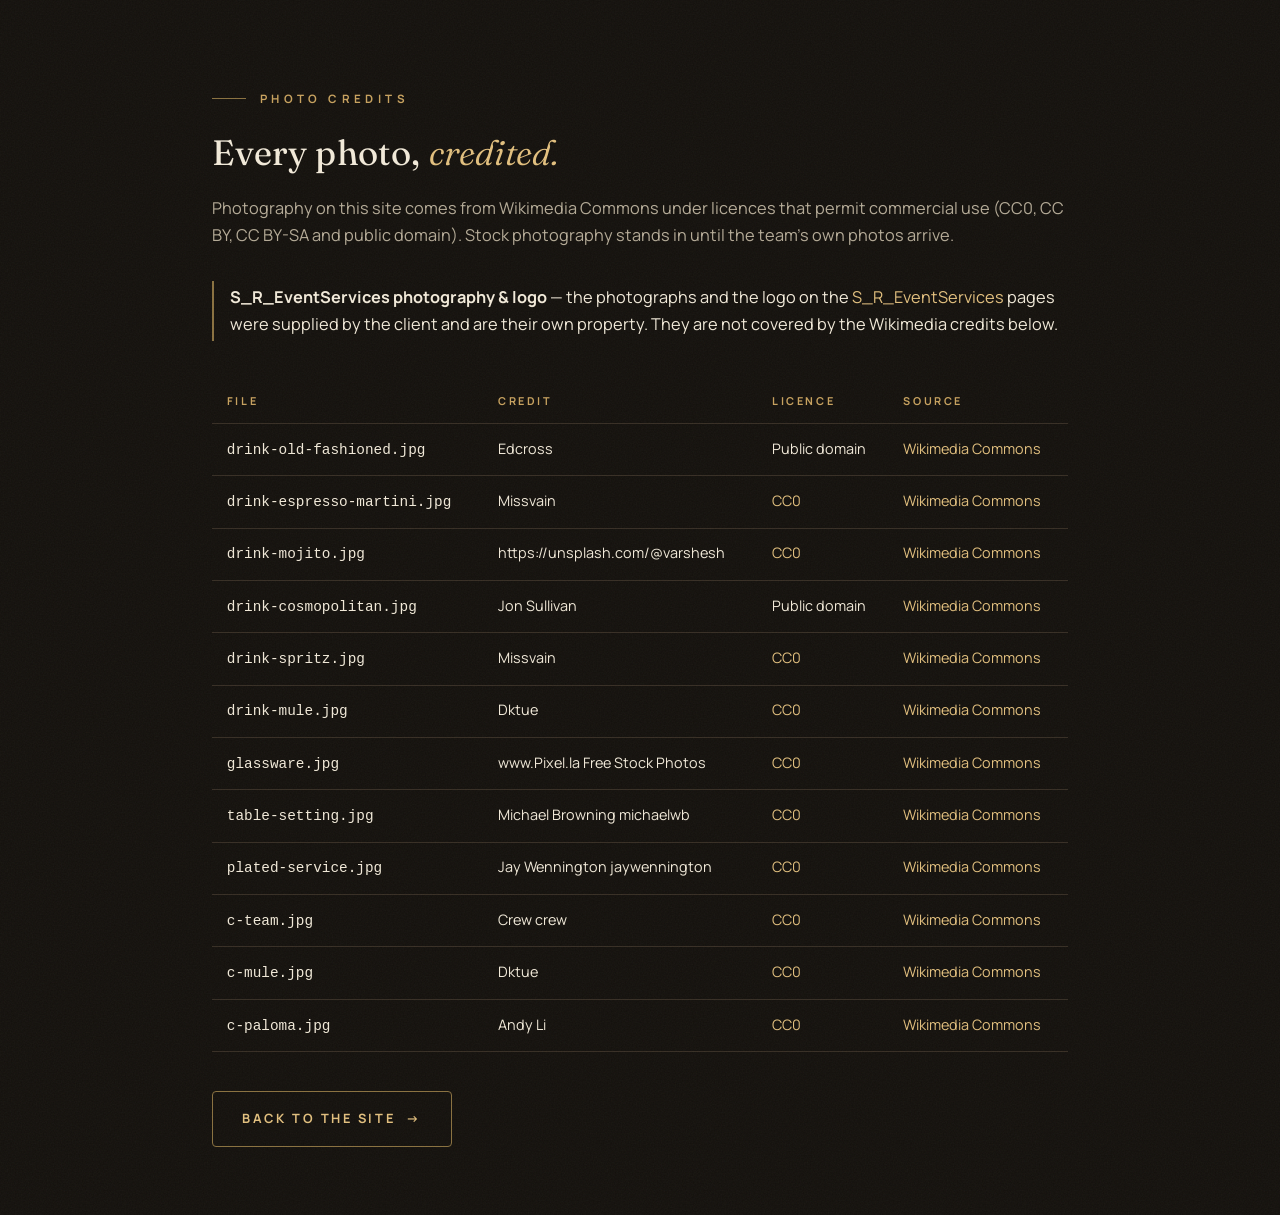
<file: credits.html>
<!doctype html>
<html lang="en">
<head>
<meta charset="utf-8">
<meta name="viewport" content="width=device-width, initial-scale=1">
<title>Photo credits — S_R_EventServices</title>
<meta name="robots" content="noindex">
<link rel="icon" type="image/png" href="/assets/img/favicon-sr.png">
<link rel="preconnect" href="https://fonts.googleapis.com">
<link rel="preconnect" href="https://fonts.gstatic.com" crossorigin>
<link href="https://fonts.googleapis.com/css2?family=Fraunces:ital,opsz,wght@0,9..144,300..600;1,9..144,300..600&family=Manrope:wght@400..800&display=swap" rel="stylesheet">
<link rel="stylesheet" href="/assets/css/main.css?v=10">
<style>
 .credits { max-width: 900px; margin: 0 auto; padding: 5rem 1.4rem; }
 .credits table { width: 100%; border-collapse: collapse; margin-top: 2.4rem; font-size: .9rem; }
 .credits td, .credits th { padding: .8rem .9rem; border-bottom: 1px solid var(--line); text-align: left; vertical-align: top; }
 .credits th { font-size: .68rem; letter-spacing: .24em; text-transform: uppercase; color: var(--gold); }
 .credits code { color: var(--cream); }
 @media (max-width: 640px) { .credits table { display: block; overflow-x: auto; } }
</style>
</head>
<body>
<div class="grain" aria-hidden="true"></div>
<div class="credits">
 <span class="kicker">Photo credits</span>
 <h1 style="font-weight:420;font-size:2.2rem;margin:1rem 0 .8rem">Every photo, <i style="color:var(--gold-bright)">credited.</i></h1>
 <p style="color:var(--cream-dim)">Photography on this site comes from Wikimedia Commons under
 licences that permit commercial use (CC0, CC BY, CC BY-SA and public domain). Stock photography stands in until
 the team&rsquo;s own photos arrive.</p>
 <div style="border-left:2px solid var(--gold-dim);padding:.2rem 0 .2rem 1rem;margin:2rem 0">
  <p style="color:var(--cream)"><b>S_R_EventServices photography &amp; logo</b> &mdash; the photographs
  and the logo on the <a href="/sr/">S_R_EventServices</a> pages were supplied by the client and are
  their own property. They are not covered by the Wikimedia credits below.</p>
 </div>
 <table>
  <thead><tr><th>File</th><th>Credit</th><th>Licence</th><th>Source</th></tr></thead>
  <tbody>
   <tr><td><code>drink-old-fashioned.jpg</code></td><td>Edcross</td><td>Public domain</td><td><a href="https://commons.wikimedia.org/wiki/File%3AOldfashioned-cocktail.png" rel="noopener">Wikimedia Commons</a></td></tr>
   <tr><td><code>drink-espresso-martini.jpg</code></td><td>Missvain</td><td><a href="http://creativecommons.org/publicdomain/zero/1.0/deed.en" rel="noopener">CC0</a></td><td><a href="https://commons.wikimedia.org/wiki/File%3AEspresso%20martini%20-%20November%202024%20-%20Sarah%20Stierch.jpg" rel="noopener">Wikimedia Commons</a></td></tr>
   <tr><td><code>drink-mojito.jpg</code></td><td>https://unsplash.com/@varshesh</td><td><a href="http://creativecommons.org/publicdomain/zero/1.0/deed.en" rel="noopener">CC0</a></td><td><a href="https://commons.wikimedia.org/wiki/File%3ACocktail%20Mojito.jpg" rel="noopener">Wikimedia Commons</a></td></tr>
   <tr><td><code>drink-cosmopolitan.jpg</code></td><td>Jon Sullivan</td><td>Public domain</td><td><a href="https://commons.wikimedia.org/wiki/File%3ACosmopolitan%20cocktail%20drink.jpg" rel="noopener">Wikimedia Commons</a></td></tr>
   <tr><td><code>drink-spritz.jpg</code></td><td>Missvain</td><td><a href="http://creativecommons.org/publicdomain/zero/1.0/deed.en" rel="noopener">CC0</a></td><td><a href="https://commons.wikimedia.org/wiki/File%3AAperol%20Spritz%20-%20July%202024%20-%20Sarah%20Stierch.jpg" rel="noopener">Wikimedia Commons</a></td></tr>
   <tr><td><code>drink-mule.jpg</code></td><td>Dktue</td><td><a href="http://creativecommons.org/publicdomain/zero/1.0/deed.en" rel="noopener">CC0</a></td><td><a href="https://commons.wikimedia.org/wiki/File%3AMoscow%20Mule%20in%20Schmitz%20Katze%20in%20T%C3%BCbingen%20an%20der%20Bar.jpg" rel="noopener">Wikimedia Commons</a></td></tr>
   <tr><td><code>glassware.jpg</code></td><td>www.Pixel.la Free Stock Photos</td><td><a href="http://creativecommons.org/publicdomain/zero/1.0/deed.en" rel="noopener">CC0</a></td><td><a href="https://commons.wikimedia.org/wiki/File%3AAlcohol-bar-glass-shooters%20%2824218636552%29.jpg" rel="noopener">Wikimedia Commons</a></td></tr>
   <tr><td><code>table-setting.jpg</code></td><td>Michael Browning michaelwb</td><td><a href="http://creativecommons.org/publicdomain/zero/1.0/deed.en" rel="noopener">CC0</a></td><td><a href="https://commons.wikimedia.org/wiki/File%3A11%20Depot%20St%2C%20Concord%2C%20United%20States%20%28Unsplash%29.jpg" rel="noopener">Wikimedia Commons</a></td></tr>
   <tr><td><code>plated-service.jpg</code></td><td>Jay Wennington jaywennington</td><td><a href="http://creativecommons.org/publicdomain/zero/1.0/deed.en" rel="noopener">CC0</a></td><td><a href="https://commons.wikimedia.org/wiki/File%3AGourmet%20meal%20and%20white%20wine%20%28Unsplash%29.jpg" rel="noopener">Wikimedia Commons</a></td></tr>
   <tr><td><code>c-team.jpg</code></td><td>Crew crew</td><td><a href="http://creativecommons.org/publicdomain/zero/1.0/deed.en" rel="noopener">CC0</a></td><td><a href="https://commons.wikimedia.org/wiki/File%3ABartenders%20serving%20cocktail%20%28Unsplash%29.jpg" rel="noopener">Wikimedia Commons</a></td></tr>
   <tr><td><code>c-mule.jpg</code></td><td>Dktue</td><td><a href="http://creativecommons.org/publicdomain/zero/1.0/deed.en" rel="noopener">CC0</a></td><td><a href="https://commons.wikimedia.org/wiki/File%3AMoscow%20Mule%20in%20Venice.jpg" rel="noopener">Wikimedia Commons</a></td></tr>
   <tr><td><code>c-paloma.jpg</code></td><td>Andy Li</td><td><a href="http://creativecommons.org/publicdomain/zero/1.0/deed.en" rel="noopener">CC0</a></td><td><a href="https://commons.wikimedia.org/wiki/File%3APaloma%20Spritz%20-%20Purezza%202024-12-17.jpg" rel="noopener">Wikimedia Commons</a></td></tr>
  </tbody>
 </table>
 <p style="margin-top:2.4rem"><a class="btn ghost" href="/">Back to the site <span class="ar">&rarr;</span></a></p>
</div>
</body>
</html>
</file>
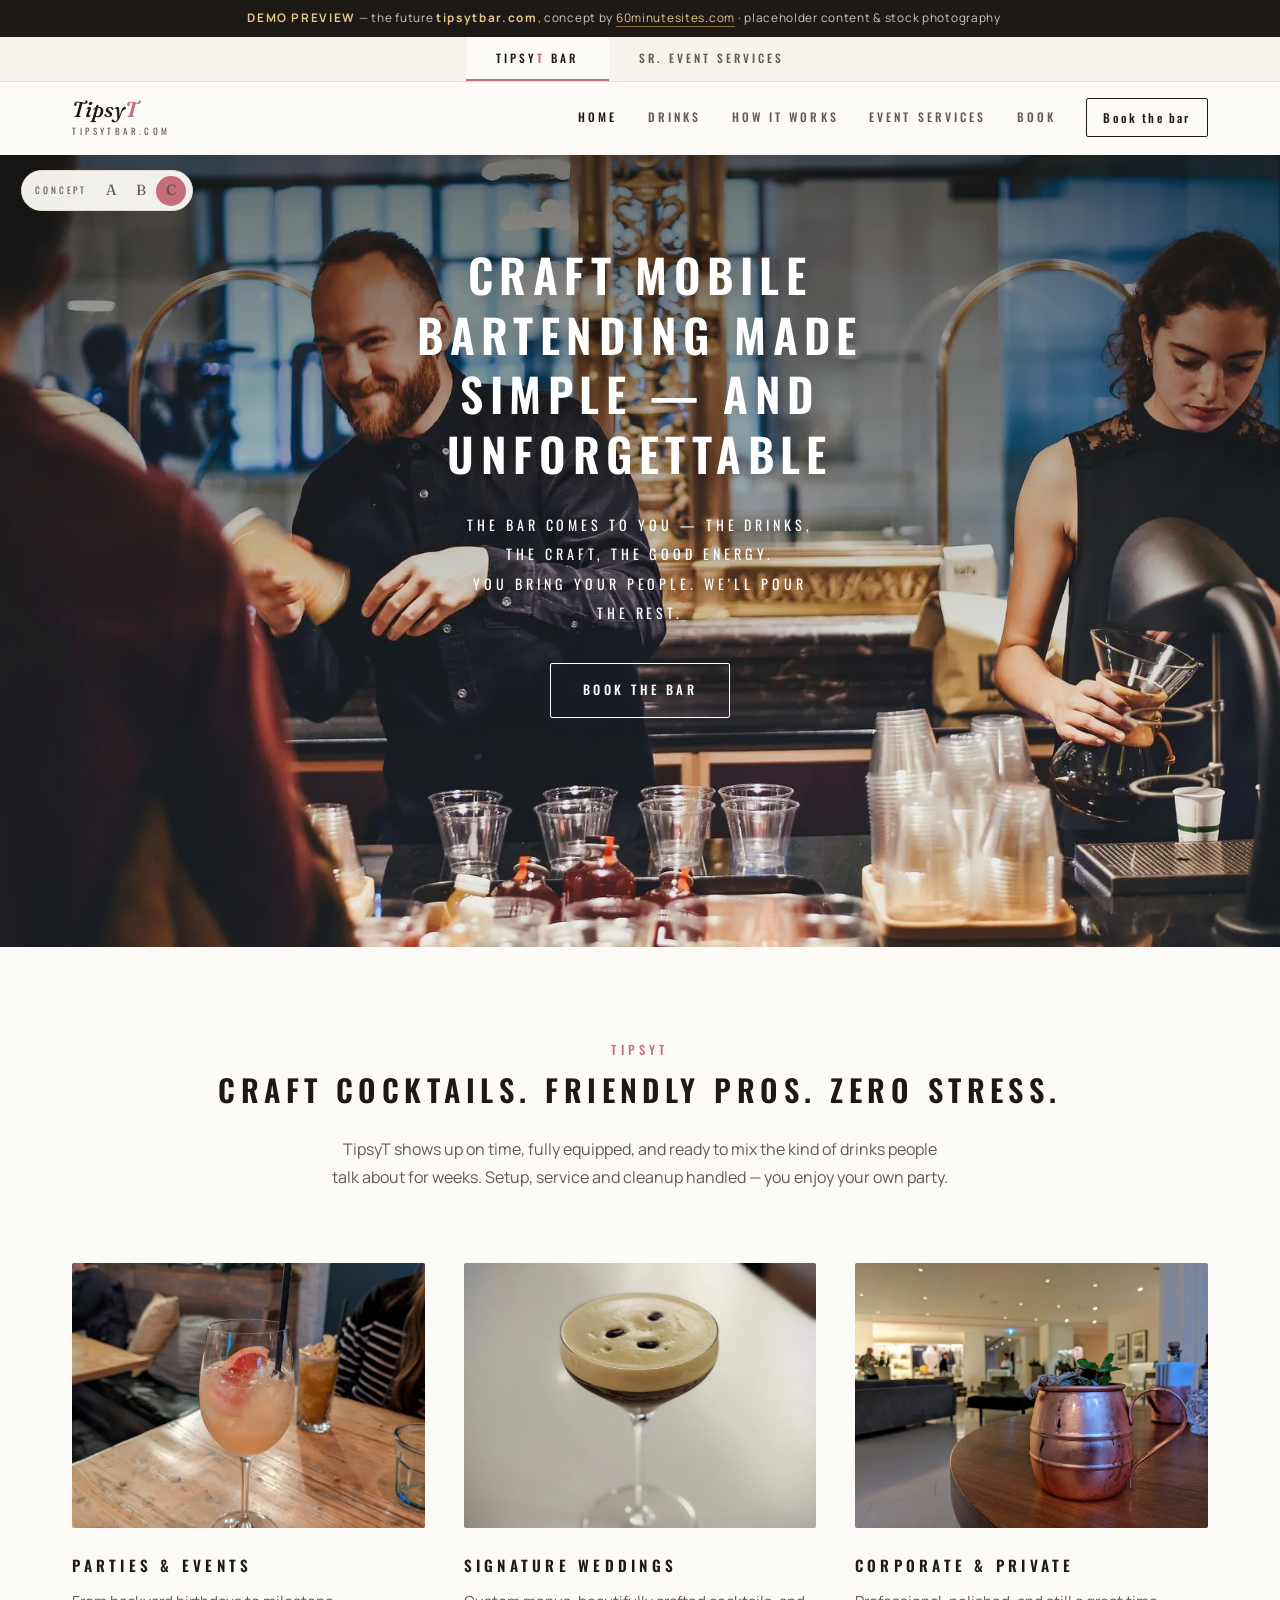
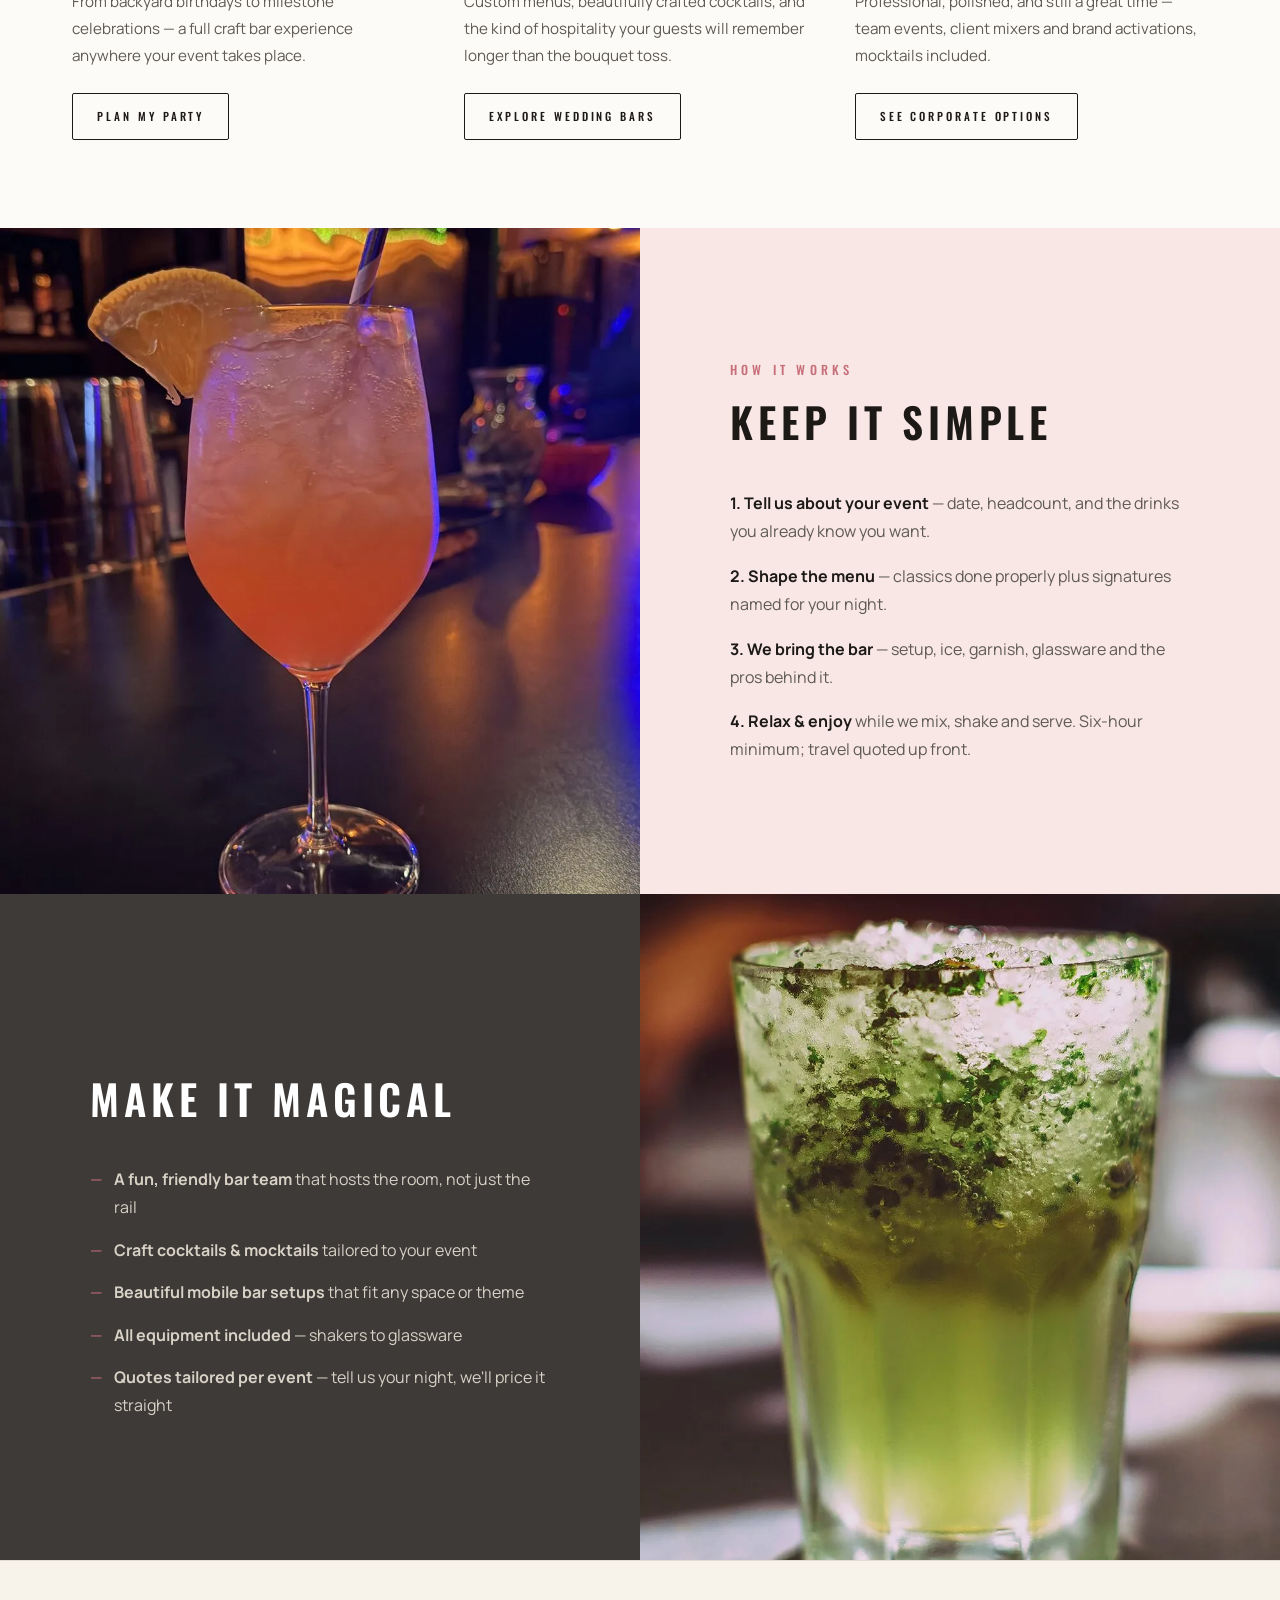
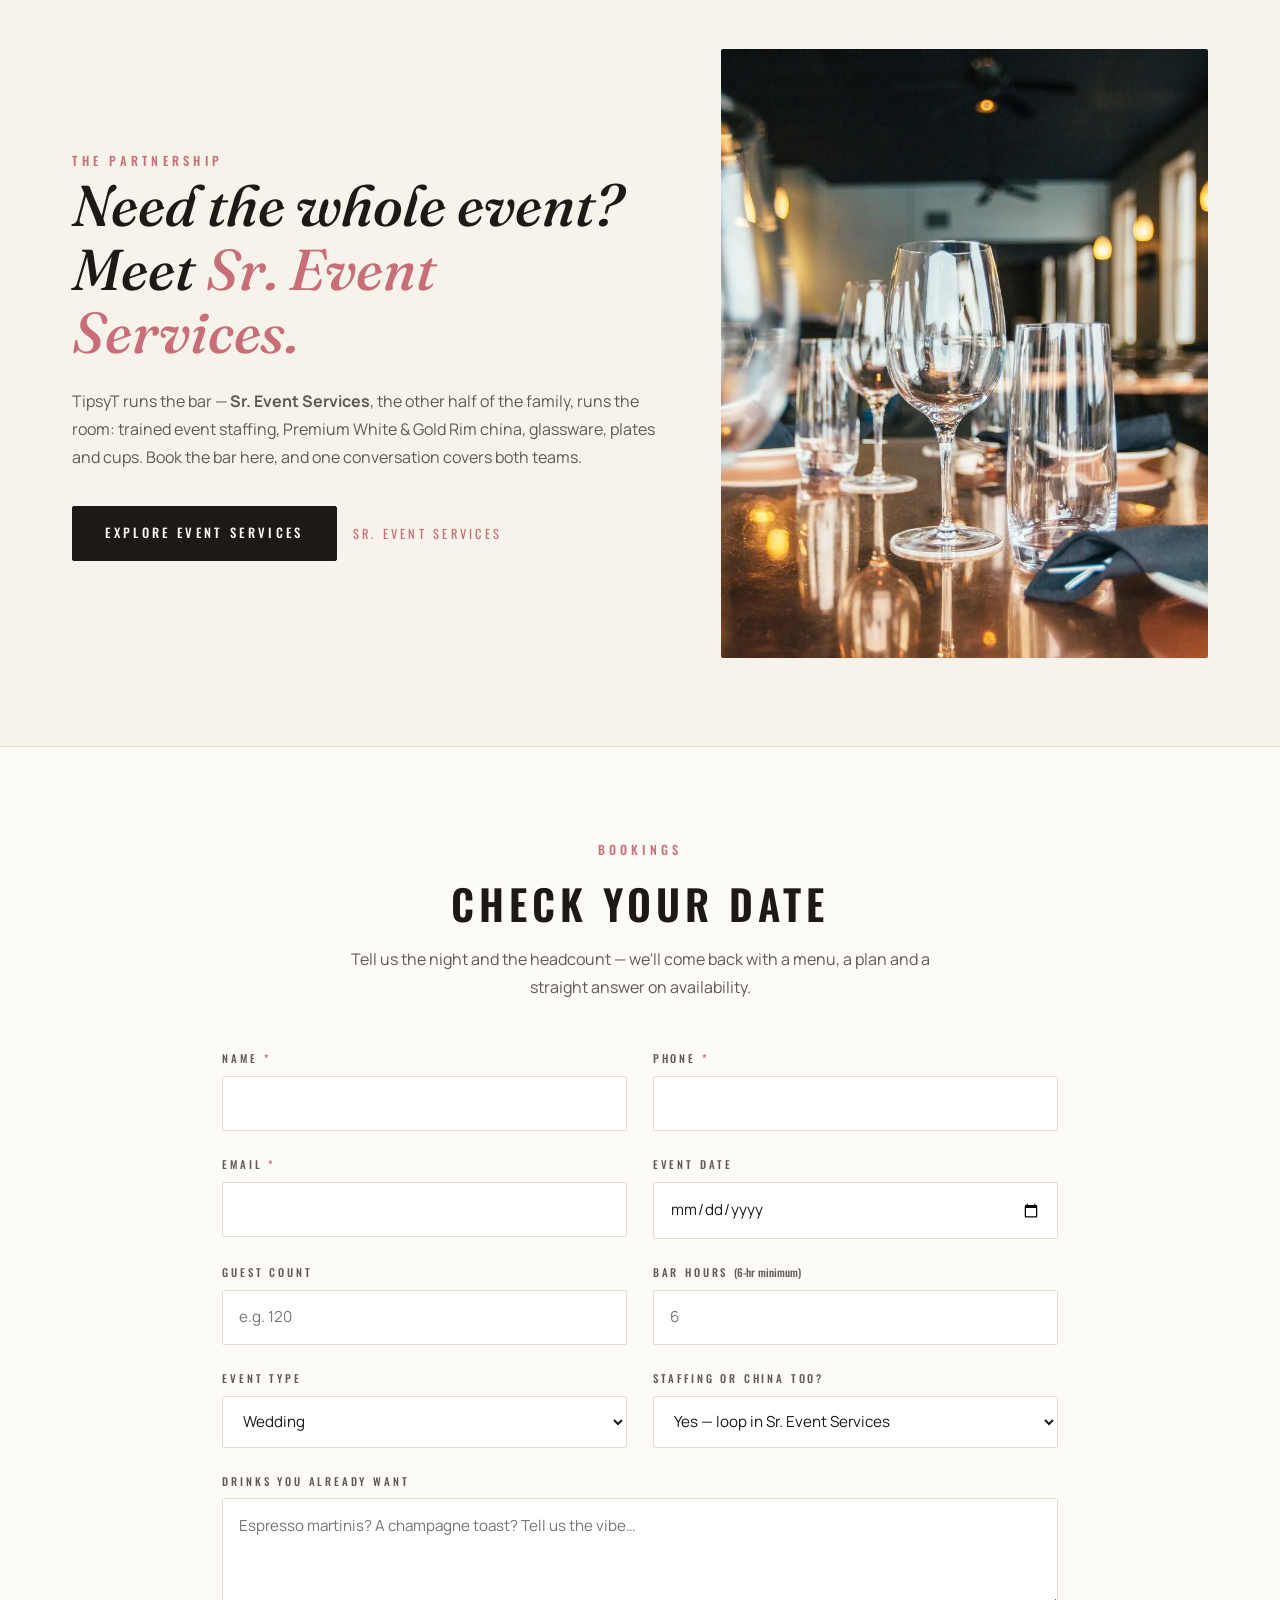
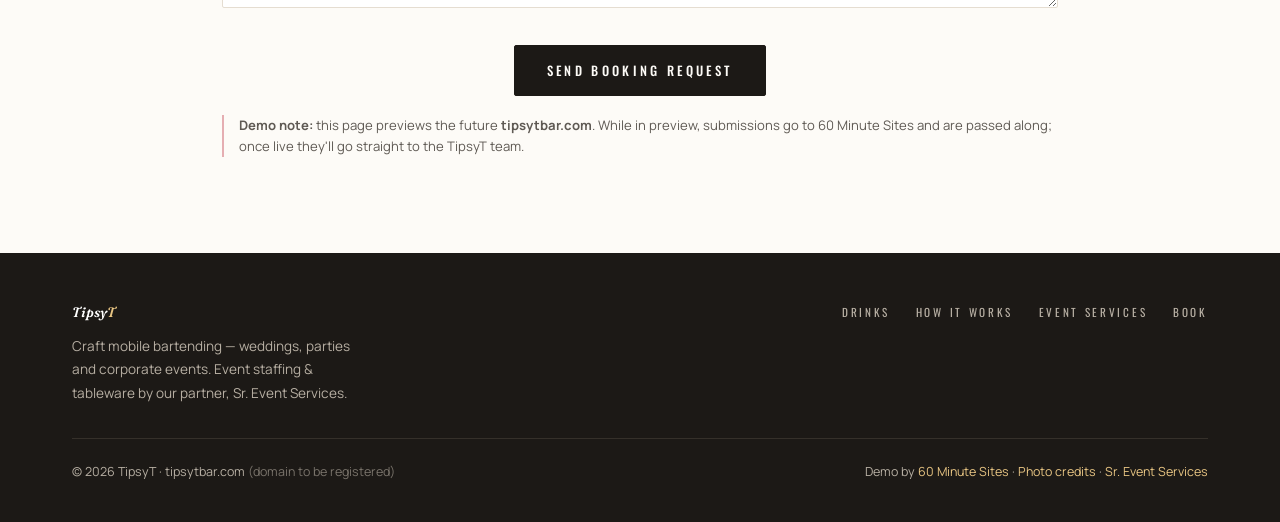
<file: tipsyt.html>
<!doctype html>
<html lang="en">
<head>
<meta charset="utf-8">
<meta name="viewport" content="width=device-width, initial-scale=1">
<title>TipsyT — Craft Mobile Bartending (Concept C)</title>
<meta name="description" content="TipsyT brings the bar to you — craft cocktails, friendly pros, zero stress. Demo of the future tipsytbar.com.">
<meta name="robots" content="noindex">
<link rel="icon" type="image/svg+xml" href="/assets/img/favicon.svg">
<link rel="preconnect" href="https://fonts.googleapis.com">
<link rel="preconnect" href="https://fonts.gstatic.com" crossorigin>
<link href="https://fonts.googleapis.com/css2?family=Oswald:wght@400;500;600&family=Fraunces:ital,opsz,wght@0,9..144,400..600;1,9..144,400..600&family=Manrope:wght@400..800&display=swap" rel="stylesheet">
<link rel="stylesheet" href="/assets/css/c.css">
<style>
 /* TipsyT brand accent — blush-pink take on the shared concept-C system */
 body.tipsyt {
  --gold: #c76e79;
  --blush: #f8e7e4;
  --blush-deep: #e5aeb2;
 }
 body.tipsyt ::selection { background: #e5aeb2; color: var(--ink); }
 .tt-wordmark { font-family: var(--serif); font-style: italic; font-weight: 500; font-size: 1.35rem; color: var(--ink); letter-spacing: .01em; text-transform: none; }
 .tt-wordmark b { color: var(--gold); font-weight: 600; }
 .tt-domain { font-family: var(--cond); font-size: .56rem; letter-spacing: .38em; text-transform: uppercase; color: var(--ink-soft); margin-top: .3rem; }
</style>
<noscript><style>.rv{opacity:1;transform:none}</style></noscript>
</head>
<body class="tipsyt">

<div class="demo-bar"><b>DEMO PREVIEW</b> &mdash; the future <b>tipsytbar.com</b>, concept by <a href="https://60minutesites.com" rel="noopener">60minutesites.com</a> &middot; placeholder content &amp; stock photography</div>

<div class="ab-toggle">
 <span class="ab-label">Concept</span>
 <a href="/" title="View concept A">A</a>
 <a href="/b.html" title="View concept B">B</a>
 <span class="on" aria-current="true">C</span>
</div>

<header class="site">
 <nav class="site-switch" aria-label="Switch between the two sites">
  <a href="/tipsyt.html" class="on" aria-current="true">Tipsy<b>T</b> Bar</a>
  <a href="/c.html">Sr. Event Services</a>
 </nav>
 <div class="nav-wrap">
  <a class="wordmark" href="/tipsyt.html">
   <span class="tt-wordmark">Tipsy<b>T</b></span>
   <span class="tt-domain">tipsytbar.com</span>
  </a>
  <nav class="main" id="nav">
   <a class="nl" href="/tipsyt.html" aria-current="page">Home</a>
   <a class="nl" href="#drinks">Drinks</a>
   <a class="nl" href="#how">How it works</a>
   <a class="nl" href="/c.html#services">Event services</a>
   <a class="nl" href="#bookings">Book</a>
   <a class="nav-phone" href="#bookings">Book the bar</a>
  </nav>
  <button class="burger" aria-label="Menu" aria-expanded="false"><span></span><span></span><span></span></button>
 </div>
</header>

<section class="c-hero">
 <picture>
  <source srcset="/assets/img/c-team.webp" type="image/webp">
  <img src="/assets/img/c-team.jpg" alt="TipsyT bartenders mixing drinks at a bright event bar" fetchpriority="high">
 </picture>
 <div class="shade" aria-hidden="true"></div>
 <div class="hero-copy">
  <h1>Craft mobile bartending made simple &mdash; and unforgettable</h1>
  <p class="hero-sub">The bar comes to you &mdash; the drinks, the craft, the good energy.<br>
  You bring your people. We'll pour the rest.</p>
  <a class="c-btn light" href="#bookings">Book the bar</a>
 </div>
</section>

<div class="c-statement rv">
 <span class="c-kicker">TipsyT</span>
 <h2>Craft cocktails. Friendly pros. Zero stress.</h2>
 <p>TipsyT shows up on time, fully equipped, and ready to mix the kind of drinks people
 talk about for weeks. Setup, service and cleanup handled &mdash; you enjoy your own party.</p>
</div>

<section id="drinks" class="wrap">
 <div class="c-cards">
  <article class="c-card rv">
   <div class="cc-img"><picture><source srcset="/assets/img/c-paloma.webp" type="image/webp"><img src="/assets/img/c-paloma.jpg" alt="Bright spritz at a caf&eacute; table" loading="lazy" decoding="async"></picture></div>
   <h3>Parties &amp; Events</h3>
   <p>From backyard birthdays to milestone celebrations &mdash; a full craft bar experience
   anywhere your event takes place.</p>
   <a class="c-btn" href="#bookings">Plan my party</a>
  </article>
  <article class="c-card rv" style="--rvd:.08s">
   <div class="cc-img"><picture><source srcset="/assets/img/drink-espresso-martini.webp" type="image/webp"><img src="/assets/img/drink-espresso-martini.jpg" alt="Espresso martini on a bright bar" loading="lazy" decoding="async"></picture></div>
   <h3>Signature Weddings</h3>
   <p>Custom menus, beautifully crafted cocktails, and the kind of hospitality your guests
   will remember longer than the bouquet toss.</p>
   <a class="c-btn" href="#bookings">Explore wedding bars</a>
  </article>
  <article class="c-card rv" style="--rvd:.16s">
   <div class="cc-img"><picture><source srcset="/assets/img/c-mule.webp" type="image/webp"><img src="/assets/img/c-mule.jpg" alt="Moscow mule in a bright lounge" loading="lazy" decoding="async"></picture></div>
   <h3>Corporate &amp; Private</h3>
   <p>Professional, polished, and still a great time &mdash; team events, client mixers and
   brand activations, mocktails included.</p>
   <a class="c-btn" href="#bookings">See corporate options</a>
  </article>
 </div>
</section>

<section id="how" class="c-split blush">
 <div class="sp-img rv">
  <picture><source srcset="/assets/img/drink-spritz.webp" type="image/webp"><img src="/assets/img/drink-spritz.jpg" alt="" loading="lazy" decoding="async"></picture>
 </div>
 <div class="sp-body">
  <span class="c-kicker rv">How it works</span>
  <h2 class="c-sec rv">Keep it simple</h2>
  <ol class="c-steps">
   <li class="rv"><b>1. Tell us about your event</b> &mdash; date, headcount, and the drinks
   you already know you want.</li>
   <li class="rv" style="--rvd:.06s"><b>2. Shape the menu</b> &mdash; classics done properly
   plus signatures named for your night.</li>
   <li class="rv" style="--rvd:.12s"><b>3. We bring the bar</b> &mdash; setup, ice, garnish,
   glassware and the pros behind it.</li>
   <li class="rv" style="--rvd:.18s"><b>4. Relax &amp; enjoy</b> while we mix, shake and
   serve. Six-hour minimum; travel quoted up front.</li>
  </ol>
 </div>
</section>

<section class="c-split char">
 <div class="sp-body">
  <span class="c-kicker rv">What you can expect</span>
  <h2 class="c-sec rv">Make it magical</h2>
  <ul class="c-checks">
   <li class="rv"><span><b>A fun, friendly bar team</b> that hosts the room, not just the rail</span></li>
   <li class="rv" style="--rvd:.05s"><span><b>Craft cocktails &amp; mocktails</b> tailored to your event</span></li>
   <li class="rv" style="--rvd:.1s"><span><b>Beautiful mobile bar setups</b> that fit any space or theme</span></li>
   <li class="rv" style="--rvd:.15s"><span><b>All equipment included</b> &mdash; shakers to glassware</span></li>
   <li class="rv" style="--rvd:.2s"><span><b>Quotes tailored per event</b> &mdash; tell us your night, we'll price it straight</span></li>
  </ul>
 </div>
 <div class="sp-img rv">
  <picture><source srcset="/assets/img/drink-mojito.webp" type="image/webp"><img src="/assets/img/drink-mojito.jpg" alt="" loading="lazy" decoding="async"></picture>
 </div>
</section>

<section id="event-services" class="c-partner">
 <div class="wrap">
  <div>
   <span class="c-kicker rv">The partnership</span>
   <p class="tipsy-mark rv">Need the whole event?<br>Meet <span>Sr. Event Services.</span></p>
   <p class="p-note rv">TipsyT runs the bar &mdash; <b>Sr.&nbsp;Event Services</b>, the other
   half of the family, runs the room: trained event staffing, Premium White &amp; Gold Rim
   china, glassware, plates and cups. Book the bar here, and one conversation covers both teams.</p>
   <div class="p-cta rv">
    <a class="c-btn solid" href="/c.html#services">Explore event services</a>
    <span class="p-domain">sr. event services</span>
   </div>
  </div>
  <div class="p-img rv" style="--rvd:.1s">
   <picture><source srcset="/assets/img/table-setting.webp" type="image/webp"><img src="/assets/img/table-setting.jpg" alt="Fine table setting with wine glasses" loading="lazy" decoding="async"></picture>
  </div>
 </div>
</section>

<section id="bookings" class="c-quote">
 <div class="wrap">
  <div class="form-head rv">
   <span class="c-kicker">Bookings</span>
   <h2 class="c-sec">Check your date</h2>
   <p class="c-lede" style="margin:0 auto">Tell us the night and the headcount &mdash; we'll
   come back with a menu, a plan and a straight answer on availability.</p>
  </div>
  <form action="https://formspree.io/f/xojeqvng" method="POST" class="quote-form" data-source="tipsyt-demo">
   <input type="hidden" name="_subject" value="New bar booking — TipsyT (concept C demo)">
   <input type="hidden" name="site" value="tipsytbar-demo">
   <div class="fgrid">
    <div class="field"><label for="qt-name">Name <span class="req">*</span></label>
     <input id="qt-name" name="name" type="text" autocomplete="name" required></div>
    <div class="field"><label for="qt-phone">Phone <span class="req">*</span></label>
     <input id="qt-phone" name="phone" type="tel" autocomplete="tel" required></div>
    <div class="field"><label for="qt-email">Email <span class="req">*</span></label>
     <input id="qt-email" name="email" type="email" autocomplete="email" required></div>
    <div class="field"><label for="qt-date">Event date</label>
     <input id="qt-date" name="event_date" type="date"></div>
    <div class="field"><label for="qt-guests">Guest count</label>
     <input id="qt-guests" name="guests" type="number" min="1" placeholder="e.g. 120"></div>
    <div class="field"><label for="qt-hours">Bar hours <span style="text-transform:none;letter-spacing:0">(6-hr minimum)</span></label>
     <input id="qt-hours" name="service_hours" type="number" min="6" placeholder="6"></div>
    <div class="field"><label for="qt-type">Event type</label>
     <select id="qt-type" name="event_type">
      <option>Wedding</option><option>Private party</option><option>Corporate</option><option>Other</option>
     </select></div>
    <div class="field"><label for="qt-extra">Staffing or china too?</label>
     <select id="qt-extra" name="event_services">
      <option>Yes — loop in Sr. Event Services</option><option>Just the bar</option><option>Not sure yet</option>
     </select></div>
    <div class="field full"><label for="qt-msg">Drinks you already want</label>
     <textarea id="qt-msg" name="message" placeholder="Espresso martinis? A champagne toast? Tell us the vibe…"></textarea></div>
   </div>
   <div style="margin-top:1.8rem;text-align:center"><button class="c-btn solid" type="submit">Send booking request</button></div>
   <p class="form-ok" style="text-align:center">Got it &mdash; we'll get back to you within one business day.</p>
   <p class="form-note"><b>Demo note:</b> this page previews the future <b>tipsytbar.com</b>.
   While in preview, submissions go to 60&nbsp;Minute&nbsp;Sites and are passed along; once
   live they'll go straight to the TipsyT team.</p>
  </form>
 </div>
</section>

<footer class="site">
 <div class="wrap">
  <div class="f-grid">
   <div>
    <span class="wm-top" style="font-family:var(--serif);font-style:italic;text-transform:none;letter-spacing:.01em">Tipsy<span style="color:#e8c583">T</span></span>
    <p style="margin-top:.6rem;max-width:36ch">Craft mobile bartending &mdash; weddings,
    parties and corporate events. Event staffing &amp; tableware by our partner,
    Sr.&nbsp;Event Services.</p>
   </div>
   <div class="f-nav">
    <a href="#drinks">Drinks</a>
    <a href="#how">How it works</a>
    <a href="/c.html#services">Event services</a>
    <a href="#bookings">Book</a>
   </div>
  </div>
  <div class="f-base">
   <span>&copy; <span id="yr">2026</span> TipsyT &middot; tipsytbar.com <span style="opacity:.6">(domain to be registered)</span></span>
   <span>Demo by <a href="https://60minutesites.com" rel="noopener">60 Minute Sites</a> &middot; <a href="/credits.html">Photo credits</a> &middot; <a href="/c.html">Sr. Event Services</a></span>
  </div>
 </div>
</footer>

<script src="/assets/js/main.js" defer></script>
</body>
</html>
</file>
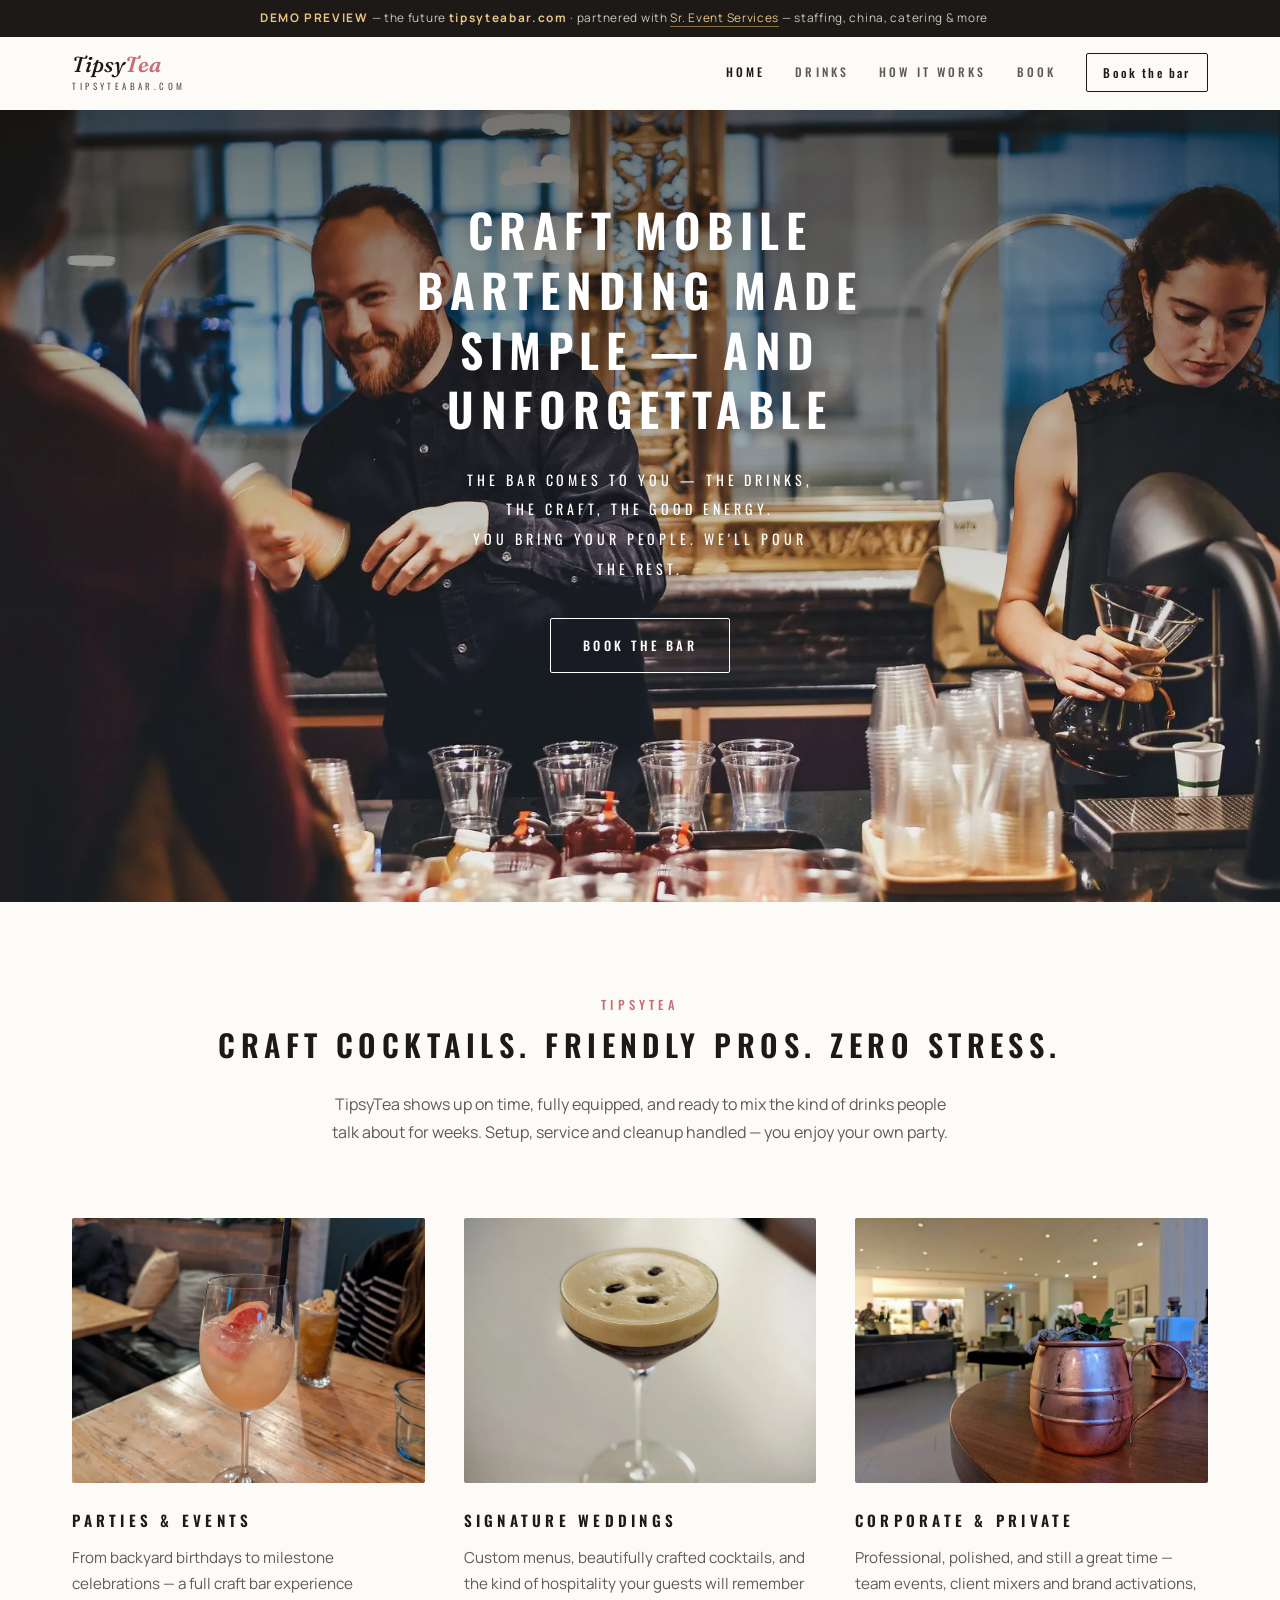
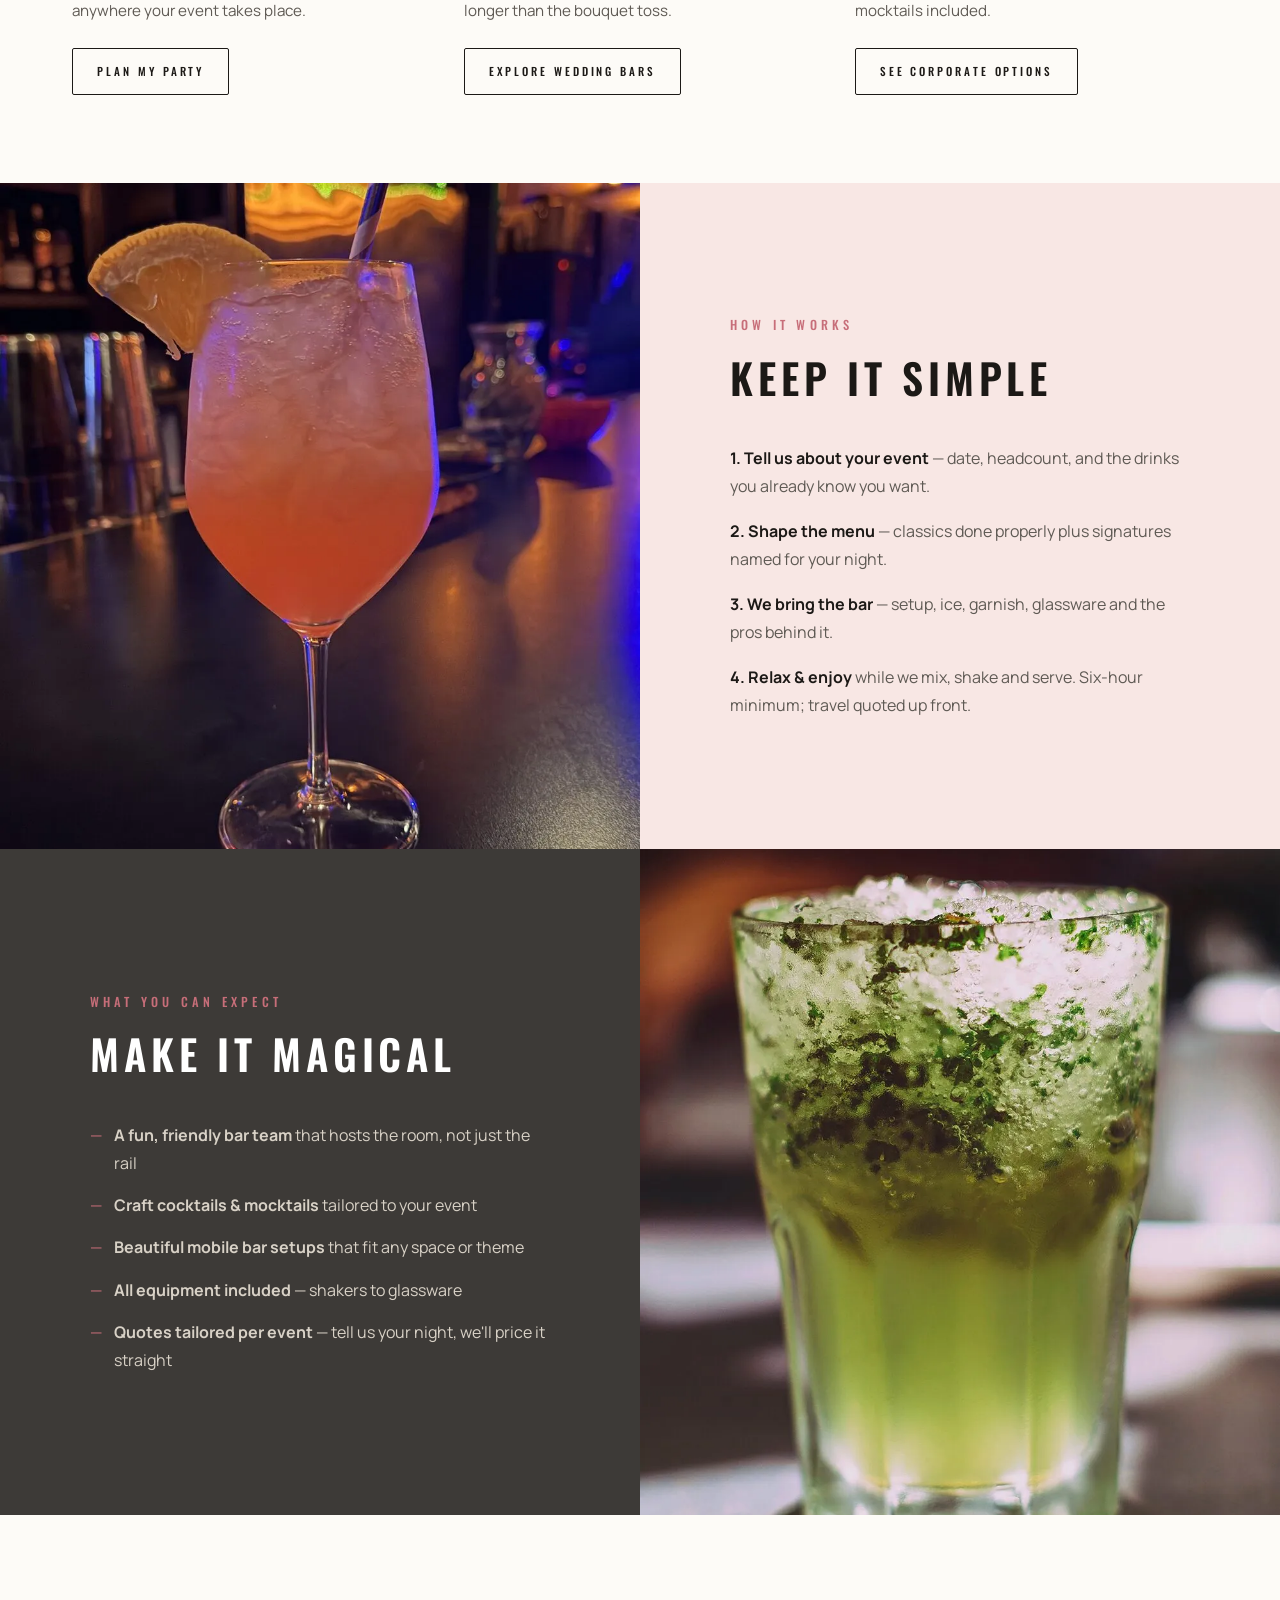
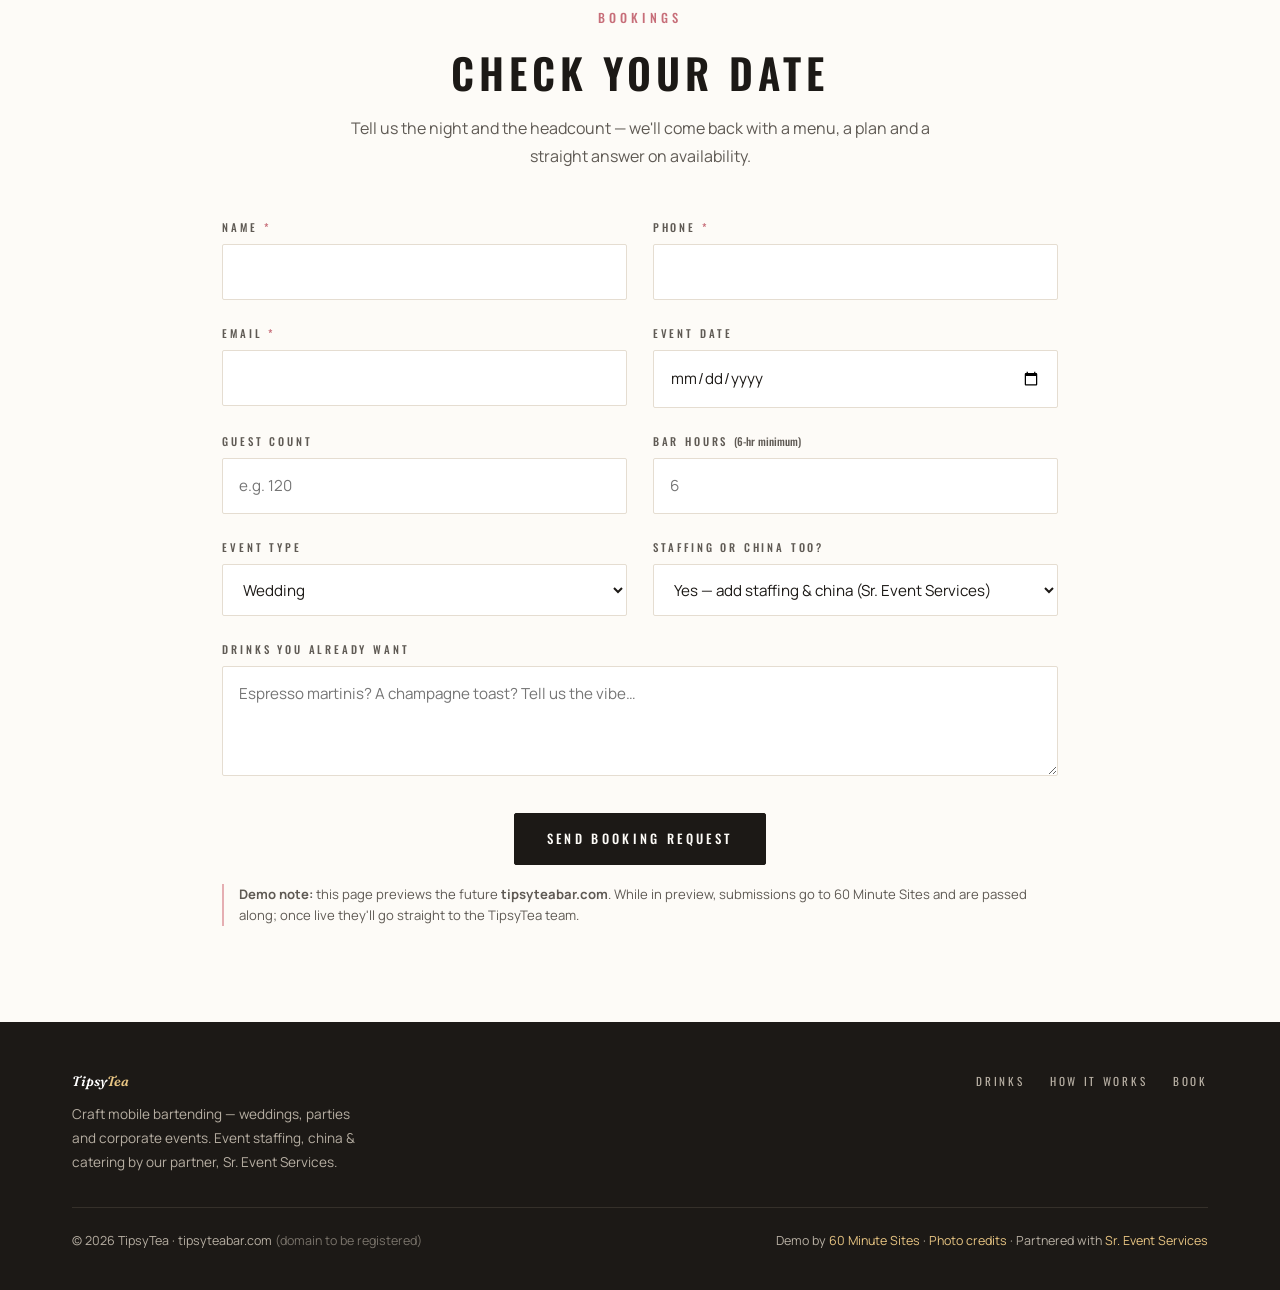
<file: tipsytea.html>
<!doctype html>
<html lang="en">
<head>
<meta charset="utf-8">
<meta name="viewport" content="width=device-width, initial-scale=1">
<title>TipsyTea — Craft Mobile Bartending (Concept C)</title>
<meta name="description" content="TipsyTea brings the bar to you — craft cocktails, friendly pros, zero stress. Demo of the future tipsyteabar.com.">
<meta name="robots" content="noindex">
<link rel="icon" type="image/svg+xml" href="/assets/img/favicon.svg">
<link rel="preconnect" href="https://fonts.googleapis.com">
<link rel="preconnect" href="https://fonts.gstatic.com" crossorigin>
<link href="https://fonts.googleapis.com/css2?family=Oswald:wght@400;500;600&family=Fraunces:ital,opsz,wght@0,9..144,400..600;1,9..144,400..600&family=Manrope:wght@400..800&display=swap" rel="stylesheet">
<link rel="stylesheet" href="/assets/css/c.css">
<style>
 /* TipsyT brand accent — blush-pink take on the shared concept-C system */
 body.tipsyt {
  --gold: #c76e79;
  --blush: #f8e7e4;
  --blush-deep: #e5aeb2;
 }
 body.tipsyt ::selection { background: #e5aeb2; color: var(--ink); }
 .tt-wordmark { font-family: var(--serif); font-style: italic; font-weight: 500; font-size: 1.35rem; color: var(--ink); letter-spacing: .01em; text-transform: none; }
 .tt-wordmark b { color: var(--gold); font-weight: 600; }
 .tt-domain { font-family: var(--cond); font-size: .56rem; letter-spacing: .38em; text-transform: uppercase; color: var(--ink-soft); margin-top: .3rem; }
</style>
<noscript><style>.rv{opacity:1;transform:none}</style></noscript>
</head>
<body class="tipsyt">

<div class="demo-bar"><b>DEMO PREVIEW</b> &mdash; the future <b>tipsyteabar.com</b> &middot; partnered with <a href="https://sreventservices.com" rel="noopener">Sr. Event Services</a> &mdash; staffing, china, catering &amp; more</div>

<header class="site">
 <div class="nav-wrap">
  <a class="wordmark" href="/tipsytea.html">
   <span class="tt-wordmark">Tipsy<b>Tea</b></span>
   <span class="tt-domain">tipsyteabar.com</span>
  </a>
  <nav class="main" id="nav">
   <a class="nl" href="/tipsytea.html" aria-current="page">Home</a>
   <a class="nl" href="#drinks">Drinks</a>
   <a class="nl" href="#how">How it works</a>
   <a class="nl" href="#bookings">Book</a>
   <a class="nav-phone" href="#bookings">Book the bar</a>
  </nav>
  <button class="burger" aria-label="Menu" aria-expanded="false"><span></span><span></span><span></span></button>
 </div>
</header>

<section class="c-hero">
 <picture>
  <source srcset="/assets/img/c-team.webp" type="image/webp">
  <img src="/assets/img/c-team.jpg" alt="TipsyTea bartenders mixing drinks at a bright event bar" fetchpriority="high">
 </picture>
 <div class="shade" aria-hidden="true"></div>
 <div class="hero-copy">
  <h1>Craft mobile bartending made simple &mdash; and unforgettable</h1>
  <p class="hero-sub">The bar comes to you &mdash; the drinks, the craft, the good energy.<br>
  You bring your people. We'll pour the rest.</p>
  <a class="c-btn light" href="#bookings">Book the bar</a>
 </div>
</section>

<div class="c-statement rv">
 <span class="c-kicker">TipsyTea</span>
 <h2>Craft cocktails. Friendly pros. Zero stress.</h2>
 <p>TipsyTea shows up on time, fully equipped, and ready to mix the kind of drinks people
 talk about for weeks. Setup, service and cleanup handled &mdash; you enjoy your own party.</p>
</div>

<section id="drinks" class="wrap">
 <div class="c-cards">
  <article class="c-card rv">
   <div class="cc-img"><picture><source srcset="/assets/img/c-paloma.webp" type="image/webp"><img src="/assets/img/c-paloma.jpg" alt="Bright spritz at a caf&eacute; table" loading="lazy" decoding="async"></picture></div>
   <h3>Parties &amp; Events</h3>
   <p>From backyard birthdays to milestone celebrations &mdash; a full craft bar experience
   anywhere your event takes place.</p>
   <a class="c-btn" href="#bookings">Plan my party</a>
  </article>
  <article class="c-card rv" style="--rvd:.08s">
   <div class="cc-img"><picture><source srcset="/assets/img/drink-espresso-martini.webp" type="image/webp"><img src="/assets/img/drink-espresso-martini.jpg" alt="Espresso martini on a bright bar" loading="lazy" decoding="async"></picture></div>
   <h3>Signature Weddings</h3>
   <p>Custom menus, beautifully crafted cocktails, and the kind of hospitality your guests
   will remember longer than the bouquet toss.</p>
   <a class="c-btn" href="#bookings">Explore wedding bars</a>
  </article>
  <article class="c-card rv" style="--rvd:.16s">
   <div class="cc-img"><picture><source srcset="/assets/img/c-mule.webp" type="image/webp"><img src="/assets/img/c-mule.jpg" alt="Moscow mule in a bright lounge" loading="lazy" decoding="async"></picture></div>
   <h3>Corporate &amp; Private</h3>
   <p>Professional, polished, and still a great time &mdash; team events, client mixers and
   brand activations, mocktails included.</p>
   <a class="c-btn" href="#bookings">See corporate options</a>
  </article>
 </div>
</section>

<section id="how" class="c-split blush">
 <div class="sp-img rv">
  <picture><source srcset="/assets/img/drink-spritz.webp" type="image/webp"><img src="/assets/img/drink-spritz.jpg" alt="" loading="lazy" decoding="async"></picture>
 </div>
 <div class="sp-body">
  <span class="c-kicker rv">How it works</span>
  <h2 class="c-sec rv">Keep it simple</h2>
  <ol class="c-steps">
   <li class="rv"><b>1. Tell us about your event</b> &mdash; date, headcount, and the drinks
   you already know you want.</li>
   <li class="rv" style="--rvd:.06s"><b>2. Shape the menu</b> &mdash; classics done properly
   plus signatures named for your night.</li>
   <li class="rv" style="--rvd:.12s"><b>3. We bring the bar</b> &mdash; setup, ice, garnish,
   glassware and the pros behind it.</li>
   <li class="rv" style="--rvd:.18s"><b>4. Relax &amp; enjoy</b> while we mix, shake and
   serve. Six-hour minimum; travel quoted up front.</li>
  </ol>
 </div>
</section>

<section class="c-split char">
 <div class="sp-body">
  <span class="c-kicker rv">What you can expect</span>
  <h2 class="c-sec rv">Make it magical</h2>
  <ul class="c-checks">
   <li class="rv"><span><b>A fun, friendly bar team</b> that hosts the room, not just the rail</span></li>
   <li class="rv" style="--rvd:.05s"><span><b>Craft cocktails &amp; mocktails</b> tailored to your event</span></li>
   <li class="rv" style="--rvd:.1s"><span><b>Beautiful mobile bar setups</b> that fit any space or theme</span></li>
   <li class="rv" style="--rvd:.15s"><span><b>All equipment included</b> &mdash; shakers to glassware</span></li>
   <li class="rv" style="--rvd:.2s"><span><b>Quotes tailored per event</b> &mdash; tell us your night, we'll price it straight</span></li>
  </ul>
 </div>
 <div class="sp-img rv">
  <picture><source srcset="/assets/img/drink-mojito.webp" type="image/webp"><img src="/assets/img/drink-mojito.jpg" alt="" loading="lazy" decoding="async"></picture>
 </div>
</section>

<section id="bookings" class="c-quote">
 <div class="wrap">
  <div class="form-head rv">
   <span class="c-kicker">Bookings</span>
   <h2 class="c-sec">Check your date</h2>
   <p class="c-lede" style="margin:0 auto">Tell us the night and the headcount &mdash; we'll
   come back with a menu, a plan and a straight answer on availability.</p>
  </div>
  <form action="https://formspree.io/f/xojeqvng" method="POST" class="quote-form" data-source="tipsyt-demo">
   <input type="hidden" name="_subject" value="New bar booking — TipsyTea (demo)">
   <input type="hidden" name="site" value="tipsyteabar-demo">
   <div class="fgrid">
    <div class="field"><label for="qt-name">Name <span class="req">*</span></label>
     <input id="qt-name" name="name" type="text" autocomplete="name" required></div>
    <div class="field"><label for="qt-phone">Phone <span class="req">*</span></label>
     <input id="qt-phone" name="phone" type="tel" autocomplete="tel" required></div>
    <div class="field"><label for="qt-email">Email <span class="req">*</span></label>
     <input id="qt-email" name="email" type="email" autocomplete="email" required></div>
    <div class="field"><label for="qt-date">Event date</label>
     <input id="qt-date" name="event_date" type="date"></div>
    <div class="field"><label for="qt-guests">Guest count</label>
     <input id="qt-guests" name="guests" type="number" min="1" placeholder="e.g. 120"></div>
    <div class="field"><label for="qt-hours">Bar hours <span style="text-transform:none;letter-spacing:0">(6-hr minimum)</span></label>
     <input id="qt-hours" name="service_hours" type="number" min="6" placeholder="6"></div>
    <div class="field"><label for="qt-type">Event type</label>
     <select id="qt-type" name="event_type">
      <option>Wedding</option><option>Private party</option><option>Corporate</option><option>Other</option>
     </select></div>
    <div class="field"><label for="qt-extra">Staffing or china too?</label>
     <select id="qt-extra" name="event_services">
      <option>Yes — add staffing &amp; china (Sr. Event Services)</option><option>Just the bar</option><option>Not sure yet</option>
     </select></div>
    <div class="field full"><label for="qt-msg">Drinks you already want</label>
     <textarea id="qt-msg" name="message" placeholder="Espresso martinis? A champagne toast? Tell us the vibe…"></textarea></div>
   </div>
   <div style="margin-top:1.8rem;text-align:center"><button class="c-btn solid" type="submit">Send booking request</button></div>
   <p class="form-ok" style="text-align:center">Got it &mdash; we'll get back to you within one business day.</p>
   <p class="form-note"><b>Demo note:</b> this page previews the future <b>tipsyteabar.com</b>.
   While in preview, submissions go to 60&nbsp;Minute&nbsp;Sites and are passed along; once
   live they'll go straight to the TipsyTea team.</p>
  </form>
 </div>
</section>

<footer class="site">
 <div class="wrap">
  <div class="f-grid">
   <div>
    <span class="wm-top" style="font-family:var(--serif);font-style:italic;text-transform:none;letter-spacing:.01em">Tipsy<span style="color:#e8c583">Tea</span></span>
    <p style="margin-top:.6rem;max-width:36ch">Craft mobile bartending &mdash; weddings,
    parties and corporate events. Event staffing, china &amp; catering by our partner, Sr.&nbsp;Event Services.</p>
   </div>
   <div class="f-nav">
    <a href="#drinks">Drinks</a>
    <a href="#how">How it works</a>
        <a href="#bookings">Book</a>
   </div>
  </div>
  <div class="f-base">
   <span>&copy; <span id="yr">2026</span> TipsyTea &middot; tipsyteabar.com <span style="opacity:.6">(domain to be registered)</span></span>
   <span>Demo by <a href="https://60minutesites.com" rel="noopener">60 Minute Sites</a> &middot; <a href="/credits.html">Photo credits</a> &middot; Partnered with <a href="https://sreventservices.com" rel="noopener">Sr. Event Services</a></span>
  </div>
 </div>
</footer>

<script src="/assets/js/main.js" defer></script>
</body>
</html>
</file>
<file: assets/css/c.css>
/* Sr. Event Services — CONCEPT C
   Modeled on mobilemixologist.com: bright, warm-white, condensed uppercase
   headings (Oswald), blush + charcoal split sections, friendly and simple.
   Bar service routes to the TipsyT partnership. Reuses main.js behaviors. */

:root {
  --paper: #fdfbf7;
  --paper-2: #f7f2ea;
  --blush: #f5e3e0;
  --blush-deep: #dfb6b1;
  --char: #3d3a37;
  --ink: #1c1916;
  --ink-soft: #5f5a54;
  --gold: #b98f4e;
  --line: #e5ddd1;
  --serif: "Fraunces", Georgia, serif;
  --cond: "Oswald", "Arial Narrow", sans-serif;
  --sans: "Manrope", -apple-system, sans-serif;
  --r: 2px;
  --wrap: 1180px;
}

* { margin: 0; padding: 0; box-sizing: border-box; }
html { scroll-behavior: smooth; }
body {
  background: var(--paper);
  color: var(--ink);
  font-family: var(--sans);
  font-size: 1rem;
  line-height: 1.75;
  -webkit-font-smoothing: antialiased;
  overflow-x: hidden;
}
img { max-width: 100%; display: block; }
a { color: var(--gold); text-decoration: none; }
::selection { background: var(--blush-deep); color: var(--ink); }

/* ---------- shared type ---------- */
.c-kicker {
  font-family: var(--cond); font-weight: 500; font-size: .78rem;
  letter-spacing: .34em; text-transform: uppercase; color: var(--gold);
}
h1, h2, h3 { font-family: var(--cond); font-weight: 600; text-transform: uppercase; }
h2.c-sec {
  font-size: clamp(1.7rem, 3.4vw, 2.6rem); letter-spacing: .12em;
  line-height: 1.25; margin: .9rem 0 1rem; color: var(--ink);
}
.c-lede { color: var(--ink-soft); max-width: 60ch; }

/* buttons — thin border rectangles, caps */
.c-btn {
  display: inline-block;
  font-family: var(--cond); font-weight: 500; font-size: .8rem;
  letter-spacing: .26em; text-transform: uppercase;
  color: var(--ink); background: transparent;
  border: 1px solid var(--ink); border-radius: var(--r);
  padding: .95rem 2rem; cursor: pointer;
  transition: background .3s, color .3s, border-color .3s, transform .3s;
}
.c-btn:hover { background: var(--ink); color: var(--paper); transform: translateY(-2px); }
.c-btn.light { color: #fff; border-color: #fff; }
.c-btn.light:hover { background: #fff; color: var(--ink); }
.c-btn.solid { background: var(--ink); color: var(--paper); }
.c-btn.solid:hover { background: var(--char); }

/* ---------- demo bar + toggle ---------- */
.demo-bar {
  position: relative; z-index: 60;
  background: var(--ink); color: #cfc7bb;
  font-size: .74rem; letter-spacing: .06em;
  text-align: center; padding: .5rem 1rem;
}
.demo-bar b { color: #e8c583; letter-spacing: .14em; }
.demo-bar { position: relative; padding-right: 3rem; }
.pb-close {
  position: absolute; right: .7rem; top: 50%; transform: translateY(-50%);
  background: none; border: 0; color: #cfc7bb; font-size: 1.15rem;
  line-height: 1; cursor: pointer; padding: .25rem .55rem;
}
.pb-close:hover { color: #fff; }
.demo-bar a { color: #e8c583; border-bottom: 1px solid #8a713f; }

.ab-toggle {
  position: fixed; z-index: 80; left: 1.3rem; top: 170px;
  display: flex; align-items: center;
  background: #fffdf9f0; border: 1px solid var(--line); border-radius: 100px;
  padding: .3rem .4rem .3rem .85rem;
  box-shadow: 0 8px 26px -14px rgba(40,30,20,.35);
  backdrop-filter: blur(8px); -webkit-backdrop-filter: blur(8px);
}
.ab-toggle .ab-label {
  font-family: var(--cond); font-size: .58rem; letter-spacing: .3em;
  text-transform: uppercase; color: var(--ink-soft); margin-right: .55rem;
}
.ab-toggle a, .ab-toggle span.on {
  display: grid; place-items: center; width: 30px; height: 30px;
  border-radius: 50%; font-family: var(--serif); font-size: .92rem;
  color: var(--ink-soft); border: 1px solid transparent;
}
.ab-toggle .on { background: var(--gold); color: #fff; font-weight: 600; }
.ab-toggle a:not(.on):hover { border-color: var(--gold); color: var(--gold); }
@media (max-width: 700px) { .ab-toggle { top: auto; bottom: 1.1rem; } }

/* ---------- two-site switcher (TipsyT ⇄ Sr. Event Services) ---------- */
.site-switch {
  display: flex; justify-content: center;
  background: var(--paper-2); border-bottom: 1px solid var(--line);
}
.site-switch a {
  font-family: var(--cond); font-weight: 500; font-size: .72rem;
  letter-spacing: .26em; text-transform: uppercase;
  color: var(--ink-soft); padding: .68rem 1.9rem;
  border-bottom: 2px solid transparent;
  transition: color .25s, border-color .25s, background .25s;
}
.site-switch a:hover { color: var(--ink); }
.site-switch a.on {
  color: var(--ink); border-bottom-color: var(--gold); background: var(--paper);
}
.site-switch a b { color: var(--gold); font-weight: 600; }
@media (max-width: 560px) { .site-switch a { padding: .68rem 1rem; font-size: .62rem; letter-spacing: .18em; } }

/* ---------- header ---------- */
header.site {
  position: sticky; top: 0; z-index: 50;
  background: #fdfbf7f0;
  backdrop-filter: blur(12px); -webkit-backdrop-filter: blur(12px);
  border-bottom: 1px solid transparent;
  transition: border-color .4s;
}
header.site.scrolled { border-bottom-color: var(--line); }
.nav-wrap {
  max-width: var(--wrap); margin: 0 auto; padding: 0 1.4rem;
  display: flex; align-items: center; justify-content: space-between;
  height: 72px;
}
.wordmark { display: flex; flex-direction: column; line-height: 1.05; }
.wordmark .wm-top {
  font-family: var(--cond); font-weight: 600; font-size: 1.02rem;
  letter-spacing: .22em; text-transform: uppercase; color: var(--ink);
}
.wordmark .wm-top i { font-style: normal; color: var(--gold); }
.wordmark .wm-sub {
  font-size: .56rem; letter-spacing: .4em; text-transform: uppercase;
  color: var(--ink-soft); margin-top: .3rem; font-family: var(--cond); font-weight: 400;
}
nav.main { display: flex; align-items: center; gap: 1.9rem; }
nav.main a.nl {
  font-family: var(--cond); font-weight: 500;
  color: var(--ink-soft); font-size: .74rem;
  letter-spacing: .26em; text-transform: uppercase;
  transition: color .25s;
}
nav.main a.nl:hover, nav.main a.nl[aria-current] { color: var(--ink); }
.nav-phone {
  font-family: var(--cond); font-weight: 500; font-size: .76rem;
  letter-spacing: .18em; color: var(--ink);
  border: 1px solid var(--ink); border-radius: var(--r);
  padding: .5rem 1rem;
  transition: background .25s, color .25s;
}
.nav-phone:hover { background: var(--ink); color: var(--paper); }
.burger { display: none; background: none; border: 0; cursor: pointer; padding: .4rem; }
.burger span { display: block; width: 24px; height: 2px; background: var(--ink); margin: 5px 0; transition: .3s; }

@media (max-width: 900px) {
  nav.main {
    position: absolute; top: 100%; left: 0; right: 0; z-index: 49;
    background: #fffdf9fc; flex-direction: column; align-items: flex-start;
    gap: 1.5rem; padding: 1.6rem 1.5rem 2rem;
    border-bottom: 1px solid var(--line);
    opacity: 0; visibility: hidden; transform: translateY(-12px);
    transition: opacity .35s, transform .35s, visibility 0s .35s;
  }
  nav.main.open { opacity: 1; visibility: visible; transform: none; transition-delay: 0s; }
  nav.main a.nl { font-size: .95rem; }
  .burger { display: block; position: relative; z-index: 52; }
  .burger.open span:nth-child(1) { transform: translateY(7px) rotate(45deg); }
  .burger.open span:nth-child(2) { opacity: 0; }
  .burger.open span:nth-child(3) { transform: translateY(-7px) rotate(-45deg); }
}

/* ---------- sections ---------- */
.wrap { max-width: var(--wrap); margin: 0 auto; padding: 0 1.4rem; }
.c-pad { padding: 5.5rem 0; }

/* hero — headline over bright photo */
.c-hero { position: relative; min-height: 88svh; display: flex; align-items: flex-start; overflow: hidden; }
.c-hero picture, .c-hero .hero-img { position: absolute; inset: 0; }
.c-hero img { width: 100%; height: 100%; object-fit: cover; }
.c-hero .shade {
  position: absolute; inset: 0;
  background: linear-gradient(180deg, rgba(20,15,10,.58) 0%, rgba(20,15,10,.22) 45%, rgba(20,15,10,.05) 75%);
}
.c-hero .hero-copy {
  position: relative; z-index: 2; width: 100%; text-align: center;
  padding: clamp(4rem, 10vh, 7rem) 1.4rem 0;
}
.c-hero h1 {
  color: #fff; font-weight: 600;
  font-size: clamp(1.6rem, 3.6vw, 2.9rem);
  letter-spacing: .14em; line-height: 1.3;
  max-width: 22ch; margin: 0 auto;
  text-shadow: 0 2px 24px rgba(0,0,0,.35);
}
.c-hero .hero-sub {
  color: #fff; font-family: var(--cond); font-weight: 400;
  font-size: clamp(.8rem, 1.1vw, .95rem); letter-spacing: .28em; text-transform: uppercase;
  line-height: 2.1; margin: 1.6rem auto 2.2rem; max-width: 52ch;
  text-shadow: 0 1px 14px rgba(0,0,0,.4);
}
.c-hero .c-btn { position: relative; z-index: 2; }

/* centered statement */
.c-statement { text-align: center; padding: 5.5rem 1.4rem 4.5rem; }
.c-statement h2 {
  font-size: clamp(1.3rem, 2.4vw, 1.9rem); letter-spacing: .18em; color: var(--ink);
}
.c-statement p { color: var(--ink-soft); max-width: 62ch; margin: 1.2rem auto 0; }

/* 3 service cards */
.c-cards { display: grid; grid-template-columns: repeat(3, 1fr); gap: 2.4rem; padding-bottom: 5.5rem; }
.c-card { display: flex; flex-direction: column; text-align: left; }
.c-card .cc-img { aspect-ratio: 4/3; overflow: hidden; border-radius: var(--r); }
.c-card .cc-img img { width: 100%; height: 100%; object-fit: cover; transition: transform .9s cubic-bezier(.2,.8,.2,1); }
.c-card:hover .cc-img img { transform: scale(1.05); }
.c-card h3 {
  font-size: .95rem; letter-spacing: .28em; margin: 1.5rem 0 .7rem; color: var(--ink);
}
.c-card h3 span { color: var(--gold); }
.c-card p { color: var(--ink-soft); font-size: .95rem; flex: 1; }
.c-card .c-btn { margin-top: 1.5rem; align-self: flex-start; font-size: .7rem; padding: .8rem 1.5rem; }
@media (max-width: 900px) { .c-cards { grid-template-columns: 1fr; max-width: 480px; margin: 0 auto; } }

/* split sections */
.c-split { display: grid; grid-template-columns: 1fr 1fr; min-height: 74svh; }
.c-split .sp-img { position: relative; overflow: hidden; min-height: 380px; }
.c-split .sp-img img { position: absolute; inset: 0; width: 100%; height: 100%; object-fit: cover; }
.c-split .sp-body {
  display: flex; flex-direction: column; justify-content: center;
  padding: clamp(3rem, 7vw, 6rem);
}
.c-split.blush .sp-body { background: var(--blush); }
.c-split.char .sp-body { background: var(--char); color: #f4efe7; }
.c-split.char h2 { color: #fff; }
.c-split.char .c-lede, .c-split.char li { color: #d8d1c6; }
.c-steps { list-style: none; margin-top: 1.6rem; display: grid; gap: 1.05rem; }
.c-steps li { padding-left: 0; color: var(--ink-soft); }
.c-steps li b { color: var(--ink); font-weight: 700; }
.c-split.char .c-steps li b { color: #fff; }
.c-checks { list-style: none; margin-top: 1.6rem; display: grid; gap: .9rem; }
.c-checks li { display: flex; gap: .8rem; align-items: baseline; }
.c-checks li::before { content: "—"; color: var(--gold); flex: none; }
.c-checks li b { font-weight: 700; }
@media (max-width: 900px) {
  .c-split { grid-template-columns: 1fr; min-height: 0; }
  .c-split.char .sp-img { order: -1; }
}

/* partnership band */
.c-partner { background: var(--paper-2); border-top: 1px solid var(--line); border-bottom: 1px solid var(--line); }
.c-partner .wrap { display: grid; grid-template-columns: minmax(0, 6fr) minmax(0, 5fr); gap: 4rem; align-items: center; padding-top: 5.5rem; padding-bottom: 5.5rem; }
.tipsy-mark {
  font-family: var(--serif); font-style: italic; font-weight: 500;
  font-size: clamp(2.2rem, 4.6vw, 3.6rem); line-height: 1.1; color: var(--ink);
}
.tipsy-mark span { color: var(--gold); }
.c-partner .p-note { margin-top: 1.4rem; color: var(--ink-soft); }
.c-partner .p-cta { margin-top: 2.2rem; display: flex; gap: 1rem; flex-wrap: wrap; align-items: center; }
.c-partner .p-domain {
  font-family: var(--cond); font-size: .78rem; letter-spacing: .26em;
  text-transform: uppercase; color: var(--gold);
}
.c-partner .p-img { border-radius: var(--r); overflow: hidden; }
.c-partner .p-img img { width: 100%; height: 100%; object-fit: cover; aspect-ratio: 4/5; }
@media (max-width: 900px) { .c-partner .wrap { grid-template-columns: 1fr; gap: 2.4rem; } }

/* quote form */
.c-quote { padding: 5.5rem 0 6rem; }
.c-quote .wrap { max-width: 880px; }
.c-quote .form-head { text-align: center; margin-bottom: 3rem; }
.fgrid { display: grid; grid-template-columns: 1fr 1fr; gap: 1.5rem 1.6rem; }
.field.full { grid-column: 1 / -1; }
.field label {
  display: block; font-family: var(--cond); font-weight: 500;
  font-size: .68rem; letter-spacing: .26em; text-transform: uppercase;
  color: var(--ink-soft); margin-bottom: .45rem;
}
.field .req { color: var(--gold); }
.field input, .field select, .field textarea {
  width: 100%; background: #fff; color: var(--ink);
  border: 1px solid var(--line); border-radius: var(--r);
  padding: .85rem 1rem; font: inherit; font-size: .95rem;
  transition: border-color .25s, box-shadow .25s;
}
.field textarea { min-height: 110px; resize: vertical; }
.field input:focus, .field select:focus, .field textarea:focus {
  outline: none; border-color: var(--gold); box-shadow: 0 0 0 3px rgba(185,143,78,.15);
}
.form-note {
  margin-top: 1.2rem; font-size: .82rem; color: var(--ink-soft); line-height: 1.6;
  border-left: 2px solid var(--blush-deep); padding-left: .9rem;
}
.form-ok { display: none; margin-top: 1rem; color: var(--gold); font-weight: 600; }
@media (max-width: 700px) { .fgrid { grid-template-columns: 1fr; } }

/* footer */
footer.site {
  background: var(--ink); color: #b7af a3; padding: 3rem 0 2.4rem;
  color: #b7afa3; font-size: .85rem;
}
.f-grid { display: flex; justify-content: space-between; gap: 2rem; flex-wrap: wrap; align-items: baseline; }
.f-grid .wm-top { font-family: var(--cond); font-weight: 600; letter-spacing: .22em; text-transform: uppercase; color: #fff; }
.f-nav { display: flex; gap: 1.6rem; flex-wrap: wrap; }
.f-nav a { color: #b7afa3; font-family: var(--cond); font-weight: 400; font-size: .7rem; letter-spacing: .24em; text-transform: uppercase; }
.f-nav a:hover { color: #e8c583; }
.f-base {
  margin-top: 2rem; padding-top: 1.4rem; border-top: 1px solid #35302a;
  display: flex; justify-content: space-between; gap: 1rem; flex-wrap: wrap; font-size: .78rem;
}
.f-base a { color: #e8c583; }

/* reveals (main.js .rv) */
.rv { opacity: 0; transform: translateY(28px); transition: opacity .8s ease, transform .8s cubic-bezier(.2,.65,.25,1); transition-delay: var(--rvd, 0s); }
.rv.in { opacity: 1; transform: none; }

@media (prefers-reduced-motion: reduce) {
  html { scroll-behavior: auto; }
  .rv { opacity: 1; transform: none; transition: none; }
  * { transition-duration: .01ms !important; }
}
</file>
<file: assets/css/main.css>
/* Sr. Event Services — premium mobile bar & event service
   Palette: warm ink / champagne gold / cream. Type: Fraunces + Manrope. */

:root {
  --ink: #14110d;
  --ink-2: #1c1813;
  --ink-3: #262019;
  --line: #372e24;
  --cream: #f2ead9;
  --cream-dim: #b5ab97;
  --gold: #c8a25e;
  --gold-bright: #e3c07e;
  --gold-dim: #8a713f;
  --r: 4px;
  --wrap: 1180px;
  --serif: "Fraunces", Georgia, serif;
  --sans: "Manrope", -apple-system, BlinkMacSystemFont, "Segoe UI", sans-serif;
}

* { margin: 0; padding: 0; box-sizing: border-box; }
html { scroll-behavior: smooth; }
body {
  background: var(--ink);
  color: var(--cream);
  font-family: var(--sans);
  font-size: 1.02rem;
  line-height: 1.65;
  -webkit-font-smoothing: antialiased;
  overflow-x: hidden;
}
img { max-width: 100%; display: block; }
a { color: var(--gold-bright); text-decoration: none; }
::selection { background: var(--gold); color: var(--ink); }

/* ---------- film grain ---------- */
.grain {
  position: fixed; inset: -50%; z-index: 90; pointer-events: none;
  width: 200%; height: 200%; opacity: .05;
  background-image: url("data:image/svg+xml,%3Csvg xmlns='http://www.w3.org/2000/svg' width='300' height='300'%3E%3Cfilter id='n'%3E%3CfeTurbulence type='fractalNoise' baseFrequency='0.72' numOctaves='2' stitchTiles='stitch'/%3E%3C/filter%3E%3Crect width='300' height='300' filter='url(%23n)'/%3E%3C/svg%3E");
  animation: grain 7s steps(10) infinite;
}
@keyframes grain {
  0%,100% { transform: translate(0,0) }
  20% { transform: translate(-3%,2%) }
  40% { transform: translate(2%,-3%) }
  60% { transform: translate(-2%,-2%) }
  80% { transform: translate(3%,3%) }
}

/* ---------- intro veil ---------- */
.intro-veil {
  position: fixed; inset: 0; z-index: 200; background: #0d0b08;
  display: grid; place-items: center;
  transition: transform .95s cubic-bezier(.76, 0, .24, 1);
}
.intro-veil.lift { transform: translateY(-101%); }
.iv-inner { text-align: center; }
.iv-mark { width: 138px; height: auto; margin: 0 auto 1.6rem; color: var(--gold-bright); display: block; }
.iv-mark path, .iv-mark circle {
  stroke-dasharray: 320; stroke-dashoffset: 320;
  animation: draw 1.2s cubic-bezier(.4, 0, .2, 1) forwards .12s;
}
@keyframes draw { to { stroke-dashoffset: 0 } }
.iv-name {
  font-size: .74rem; letter-spacing: .52em; text-transform: uppercase;
  color: var(--cream-dim); opacity: 0; animation: fadeup .8s ease forwards .6s;
}
.iv-name b { color: var(--gold-bright); font-weight: 700; }
@keyframes fadeup { from { opacity: 0; transform: translateY(12px) } to { opacity: 1; transform: none } }
@media (prefers-reduced-motion: reduce) { .intro-veil { display: none } }

/* ---------- cursor halo ---------- */
.cursor-ring {
  position: fixed; z-index: 300; left: 0; top: 0; width: 30px; height: 30px;
  border: 1px solid #e3c07e8c; border-radius: 50%; pointer-events: none;
  transform: translate(-50%, -50%); opacity: 0; will-change: left, top;
  transition: width .3s, height .3s, background .3s, opacity .4s, border-color .3s;
}
body.cursor-on .cursor-ring { opacity: 1; }
.cursor-ring.hot { width: 54px; height: 54px; background: #e3c07e12; border-color: #e3c07e5e; }
@media (hover: none), (pointer: coarse), (prefers-reduced-motion: reduce) { .cursor-ring { display: none } }

/* ---------- two-site tabs (TipsyTee Bar ⇄ SR Event Services), dark theme ---------- */
.site-switch {
  position: relative; z-index: 60;
  display: flex; justify-content: center;
  background: #0d0b08; border-bottom: 1px solid var(--line);
}
.site-switch a {
  font-size: .72rem; font-weight: 700; letter-spacing: .22em; text-transform: uppercase;
  color: var(--cream-dim); padding: .72rem 1.9rem;
  border-bottom: 2px solid transparent;
  transition: color .25s, border-color .25s, background .25s;
}
.site-switch a:hover { color: var(--cream); }
.site-switch a.on { color: var(--gold-bright); border-bottom-color: var(--gold); background: var(--ink); }
@media (max-width: 560px) { .site-switch a { padding: .72rem 1rem; font-size: .62rem; letter-spacing: .14em; } }

/* ---------- concept A/B toggle ---------- */
.ab-toggle {
  position: fixed; z-index: 80; left: 1.3rem; top: 128px;
  display: flex; align-items: center; gap: .15rem;
  background: #0d0b08e6; border: 1px solid var(--line); border-radius: 100px;
  padding: .3rem .4rem .3rem .85rem;
  backdrop-filter: blur(8px); -webkit-backdrop-filter: blur(8px);
}
.ab-toggle .ab-label {
  font-size: .6rem; letter-spacing: .3em; text-transform: uppercase;
  color: var(--cream-dim); margin-right: .5rem;
}
.ab-toggle a, .ab-toggle span.on {
  display: grid; place-items: center; width: 30px; height: 30px;
  border-radius: 50%; font-family: var(--serif); font-size: .92rem;
  color: var(--cream-dim); border: 1px solid transparent;
}
.ab-toggle .on { background: var(--gold); color: var(--ink); font-weight: 600; }
.ab-toggle a:not(.on):hover { border-color: var(--gold-dim); color: var(--gold-bright); }
@media (max-width: 700px) { .ab-toggle { top: auto; bottom: 1.1rem; } }

/* ---------- demo bar ---------- */
.demo-bar {
  position: relative; z-index: 60;
  background: linear-gradient(90deg, #0d0b08, #191510 50%, #0d0b08);
  border-bottom: 1px solid var(--line);
  color: var(--cream-dim);
  font-size: .78rem; letter-spacing: .06em;
  text-align: center; padding: .55rem 1rem;
}
.demo-bar b { color: var(--gold-bright); font-weight: 700; letter-spacing: .14em; }
.demo-bar a { color: var(--gold-bright); border-bottom: 1px solid var(--gold-dim); }

/* ---------- header ---------- */
header.site {
  position: sticky; top: 0; z-index: 50;
  background: color-mix(in srgb, var(--ink) 82%, transparent);
  backdrop-filter: blur(14px);
  -webkit-backdrop-filter: blur(14px);
  border-bottom: 1px solid transparent;
  transition: border-color .4s;
}
header.site.scrolled { border-bottom-color: var(--line); }
.nav-wrap {
  max-width: var(--wrap); margin: 0 auto; padding: 0 1.4rem;
  display: flex; align-items: center; justify-content: space-between;
  height: 74px;
}
.wordmark { display: flex; align-items: center; gap: .8rem; line-height: 1.05; }
.wm-lines { display: flex; flex-direction: column; }
.wm-badge {
  width: 44px; height: 44px; border-radius: 50%; flex: none;
  box-shadow: 0 0 0 1px #c8a25e33, 0 6px 18px -8px rgba(0,0,0,.7);
}
.iv-logo {
  width: 180px; height: 180px; border-radius: 50%; margin: 0 auto; display: block;
  box-shadow: 0 0 0 1px #c8a25e2e, 0 30px 70px -30px rgba(0,0,0,.9);
  opacity: 0; animation: fadeup .9s ease forwards .15s;
}
.wordmark .wm-top {
  font-family: var(--serif); font-weight: 500; font-size: 1.32rem;
  color: var(--cream); letter-spacing: .02em;
}
.wordmark .wm-top i { font-style: italic; color: var(--gold-bright); }
.wordmark .wm-sub {
  font-size: .6rem; letter-spacing: .42em; text-transform: uppercase;
  color: var(--cream-dim); margin-top: .28rem;
}
nav.main { display: flex; align-items: center; gap: 2rem; }
nav.main a.nl {
  color: var(--cream-dim); font-size: .8rem; font-weight: 600;
  letter-spacing: .18em; text-transform: uppercase;
  transition: color .25s;
}
nav.main a.nl:hover, nav.main a.nl[aria-current] { color: var(--gold-bright); }
.nav-phone {
  display: inline-flex; align-items: center; gap: .5rem;
  border: 1px solid var(--gold-dim); color: var(--gold-bright);
  padding: .55rem 1.05rem; font-size: .8rem; font-weight: 700;
  letter-spacing: .14em; border-radius: var(--r);
  transition: background .25s, color .25s, border-color .25s;
}
.nav-phone:hover { background: var(--gold); border-color: var(--gold); color: var(--ink); }
.burger { display: none; background: none; border: 0; cursor: pointer; padding: .4rem; }
.burger span { display: block; width: 24px; height: 2px; background: var(--cream); margin: 5px 0; transition: .3s; }

@media (max-width: 900px) {
  /* dropdown sheet under the sticky header — the header's backdrop-filter makes it
     the containing block for fixed descendants, so position:fixed can't fullscreen here */
  nav.main {
    position: absolute; top: 100%; left: 0; right: 0; z-index: 49;
    background: #0d0b08fa; flex-direction: column; align-items: flex-start;
    gap: 1.7rem; padding: 1.7rem 1.5rem 2.1rem;
    border-bottom: 1px solid var(--line);
    opacity: 0; visibility: hidden; transform: translateY(-12px);
    transition: opacity .35s, transform .35s cubic-bezier(.2,.8,.2,1), visibility 0s .35s;
  }
  nav.main.open { opacity: 1; visibility: visible; transform: none; transition-delay: 0s; }
  nav.main a.nl { font-size: 1.02rem; }
  .burger { display: block; position: relative; z-index: 52; }
  .burger.open span:nth-child(1) { transform: translateY(7px) rotate(45deg); }
  .burger.open span:nth-child(2) { opacity: 0; }
  .burger.open span:nth-child(3) { transform: translateY(-7px) rotate(-45deg); }
}

/* ---------- shared section furniture ---------- */
section { position: relative; }
.wrap { max-width: var(--wrap); margin: 0 auto; padding: 0 1.4rem; }
.kicker {
  display: inline-flex; align-items: center; gap: .85rem;
  font-size: .72rem; font-weight: 700; letter-spacing: .38em;
  text-transform: uppercase; color: var(--gold);
}
.kicker::before { content: ""; width: 34px; height: 1px; background: var(--gold-dim); }
.sec-num {
  font-family: var(--serif); font-style: italic; font-weight: 300;
  color: var(--gold-dim); font-size: .95rem; margin-right: .5rem;
}
h1, h2, h3 { font-family: var(--serif); font-weight: 420; letter-spacing: .005em; }
h2.sec {
  font-size: clamp(2rem, 4.4vw, 3.1rem); line-height: 1.12; margin: 1.1rem 0 1rem;
}
h2.sec i, h1 i { font-style: italic; color: var(--gold-bright); font-weight: 340; }
.lede { color: var(--cream-dim); max-width: 56ch; }
.pad { padding: 7rem 0; }
.pad-b { padding-bottom: 7rem; }
hr.rule { border: 0; height: 1px; background: var(--line); }

/* buttons — gold foil with a shine sweep; JS adds a magnetic pull on fine pointers */
.btn {
  display: inline-flex; align-items: center; gap: .7rem;
  position: relative; overflow: hidden;
  font-size: .8rem; font-weight: 700; letter-spacing: .2em; text-transform: uppercase;
  padding: 1.05rem 1.8rem; border-radius: var(--r); border: 1px solid var(--gold);
  color: var(--ink); background: linear-gradient(135deg, var(--gold) 0%, var(--gold-bright) 100%);
  transition: transform .35s cubic-bezier(.2,.8,.2,1), box-shadow .35s, border-color .25s;
}
.btn::before {
  content: ""; position: absolute; top: -20%; bottom: -20%; left: -45%; width: 32%;
  background: linear-gradient(100deg, transparent, #fff7ea66, transparent);
  transform: skewX(-22deg);
  transition: left .01s;
}
.btn:hover { border-color: var(--gold-bright); transform: translateY(-2px); box-shadow: 0 18px 40px -16px rgba(200,162,94,.6); }
.btn:hover::before { left: 118%; transition: left .7s cubic-bezier(.3,.6,.3,1); }
.btn.ghost { background: transparent; color: var(--gold-bright); border-color: var(--gold-dim); }
.btn.ghost:hover { background: var(--gold); color: var(--ink); border-color: var(--gold); box-shadow: none; }
.btn .ar { transition: transform .3s; }
.btn:hover .ar { transform: translateX(4px); }

/* ---------- hero ---------- */
.hero {
  position: relative; min-height: calc(100svh - 74px - 33px);
  display: flex; align-items: center; overflow: hidden;
  perspective: 1100px;
}
.hero-bg { position: absolute; inset: -6%; z-index: 0; will-change: transform; }
.hero-bg picture, .hero-bg img { width: 100%; height: 100%; object-fit: cover; }
.hero-bg img { animation: kenburns 26s ease-in-out infinite alternate; }
@keyframes kenburns { from { transform: scale(1) } to { transform: scale(1.09) } }
.hero-shade {
  position: absolute; inset: 0; z-index: 1;
  background:
    linear-gradient(78deg, #14110df0 0%, #14110dcc 34%, #14110d55 62%, #14110d2e 100%),
    linear-gradient(0deg, var(--ink) 0%, transparent 26%);
}
.hero-inner {
  position: relative; z-index: 2; width: 100%;
  max-width: var(--wrap); margin: 0 auto; padding: 5.5rem 1.4rem 6.5rem;
  display: grid; grid-template-columns: minmax(0, 7fr) minmax(0, 5fr); gap: 3rem;
  align-items: center;
}
.hero h1 {
  font-size: clamp(2.7rem, 6.3vw, 5.1rem);
  line-height: 1.05; margin: 1.3rem 0 1.5rem; font-weight: 400;
  letter-spacing: -0.012em;
}

/* line-mask reveals — .hl wraps each headline line; body.intro-done raises them */
.hl { display: block; overflow: hidden; padding-bottom: .08em; margin-bottom: -.08em; }
.hl-in { display: inline-block; transform: translateY(114%); transition: transform 1.05s cubic-bezier(.19,.7,.22,1); }
.hl:nth-child(2) .hl-in { transition-delay: .12s; }
body.intro-done .hl-in { transform: none; }
.hero .kicker, .hero .lede, .hero-ctas, .hero-meta, .page-hero .kicker, .page-hero .lede, .page-hero .hero-ctas {
  opacity: 0; transform: translateY(24px);
  transition: opacity .85s ease, transform .85s cubic-bezier(.2,.65,.2,1);
}
.hero-stack { opacity: 0; transition: opacity 1.1s ease .45s; }
body.intro-done .hero .kicker, body.intro-done .hero .lede, body.intro-done .hero-ctas,
body.intro-done .hero-meta, body.intro-done .page-hero .kicker, body.intro-done .page-hero .lede,
body.intro-done .page-hero .hero-ctas { opacity: 1; transform: none; }
body.intro-done .hero-stack { opacity: 1; }
body.intro-done .hero .kicker { transition-delay: .08s; }
body.intro-done .hero .lede, body.intro-done .page-hero .lede { transition-delay: .3s; }
body.intro-done .hero-ctas, body.intro-done .page-hero .hero-ctas { transition-delay: .46s; }
body.intro-done .hero-link {
  align-self: center; font-size: .78rem; font-weight: 600; letter-spacing: .12em;
  text-transform: uppercase; color: var(--cream-dim);
  border-bottom: 1px solid var(--gold-dim); padding-bottom: .2rem;
  transition: color .25s, border-color .25s;
}
.hero-link:hover { color: var(--gold-bright); border-color: var(--gold); }
.hero-meta { transition-delay: .6s; }
.hero .lede { font-size: 1.08rem; }
.hero-ctas { display: flex; flex-wrap: wrap; gap: 1rem; margin-top: 2.3rem; }
.hero-meta {
  display: flex; gap: 2.6rem; margin-top: 3.2rem; flex-wrap: wrap;
}
.hero-meta div { border-left: 1px solid var(--gold-dim); padding-left: 1.1rem; }
.hero-meta b {
  display: block; font-family: var(--serif); font-size: 1.5rem; font-weight: 450;
  color: var(--gold-bright); line-height: 1.2;
}
.hero-meta span { font-size: .74rem; letter-spacing: .16em; text-transform: uppercase; color: var(--cream-dim); }

/* floating layered cards, mouse-parallax */
.hero-stack { position: relative; height: 520px; transform-style: preserve-3d; }
.float-card {
  position: absolute; border-radius: 7px; overflow: hidden;
  border: 1px solid #c8a25e40;
  box-shadow: 0 34px 70px -26px rgba(0,0,0,.85), inset 0 0 0 1px #c8a25e1a;
  will-change: transform;
}
.float-card::after {
  content: ""; position: absolute; inset: 0;
  background: linear-gradient(180deg, transparent 68%, #14110d90);
}
.float-card img { width: 100%; height: 100%; object-fit: cover; }
.fc-1 { width: 62%; height: 78%; right: 16%; top: 2%; transform: rotate(-2.5deg); }
.fc-2 { width: 46%; height: 56%; right: 0; bottom: 0; transform: rotate(2deg); z-index: 2; }
.fc-3 {
  left: 4%; bottom: 8%; z-index: 3; width: auto; height: auto;
  background: #1c1813ee; border: 1px solid var(--gold-dim);
  padding: 1rem 1.3rem; border-radius: 6px; overflow: visible;
}
.fc-3::after { display: none; }
.fc-3 .script { font-family: var(--serif); font-style: italic; font-size: 1.16rem; color: var(--gold-bright); }
.fc-3 small { display: block; color: var(--cream-dim); font-size: .7rem; letter-spacing: .2em; text-transform: uppercase; margin-top: .2rem; }

@media (max-width: 900px) {
  /* his hero photo is busy/bright — deepen the scrim so the copy stays legible */
  .hero-shade {
    background:
      linear-gradient(180deg, #14110de0 0%, #14110dc4 42%, #14110dd6 72%, var(--ink) 100%);
  }
  /* keep the header sub-line on one line at phone width */
  .wordmark .wm-sub { font-size: .52rem; letter-spacing: .24em; }
  .hero-inner { grid-template-columns: 1fr; }
  .hero-stack { height: 380px; max-width: 430px; }
}

/* scroll cue */
.scroll-cue {
  position: absolute; z-index: 3; left: 50%; bottom: 1.6rem; transform: translateX(-50%);
  color: var(--cream-dim); font-size: .64rem; letter-spacing: .34em; text-transform: uppercase;
  display: flex; flex-direction: column; align-items: center; gap: .55rem;
}
.scroll-cue::after {
  content: ""; width: 1px; height: 34px;
  background: linear-gradient(var(--gold), transparent);
  animation: cue 2.2s ease-in-out infinite;
}
@keyframes cue { 0%,100% { opacity: .25; transform: scaleY(.6); transform-origin: top } 50% { opacity: 1; transform: scaleY(1) } }

/* ---------- marquee ---------- */
.marquee {
  border-top: 1px solid var(--line); border-bottom: 1px solid var(--line);
  overflow: hidden; padding: 1.15rem 0; background: var(--ink-2);
}
.marquee-track { display: flex; gap: 0; width: max-content; animation: marquee 52s linear infinite; }
.marquee:hover .marquee-track { animation-play-state: paused; }
.marquee span {
  font-family: var(--serif); font-style: italic; font-size: 1.08rem; font-weight: 340;
  letter-spacing: .22em; text-transform: uppercase; color: var(--cream-dim);
  padding: 0 1.6rem; white-space: nowrap;
}
.marquee span i { color: var(--gold); font-style: normal; font-size: .72rem; vertical-align: .12em; padding-right: 3.2rem; }
@keyframes marquee { to { transform: translateX(-50%) } }

/* ---------- intro ---------- */
.intro-grid {
  display: grid; grid-template-columns: minmax(0, 6fr) minmax(0, 5fr); gap: 4.5rem;
  align-items: center;
}
.intro-grid .statement {
  font-family: var(--serif); font-size: clamp(1.5rem, 2.6vw, 2.05rem);
  line-height: 1.38; font-weight: 380; color: var(--cream);
}
.intro-grid .statement i { color: var(--gold-bright); }
.sig { margin-top: 2.2rem; display: flex; align-items: center; gap: 1.1rem; }
.sig .sig-name { font-family: var(--serif); font-style: italic; font-size: 1.3rem; color: var(--gold-bright); }
.sig small { display: block; color: var(--cream-dim); letter-spacing: .18em; text-transform: uppercase; font-size: .68rem; margin-top: .15rem; }
.intro-img { position: relative; }
.intro-img .frame {
  border-radius: 6px; overflow: hidden; border: 1px solid #c8a25e33;
  box-shadow: 0 30px 60px -30px #000;
}
.intro-img .frame img { transition: transform 1.2s cubic-bezier(.2,.8,.2,1); }
.intro-img:hover .frame img { transform: scale(1.045); }
.intro-img::before {
  content: ""; position: absolute; inset: 1.4rem -1.4rem -1.4rem 1.4rem;
  border: 1px solid var(--gold-dim); border-radius: 6px; z-index: -1;
}
@media (max-width: 900px) { .intro-grid { grid-template-columns: 1fr; gap: 3rem; } }

/* ---------- drinks ---------- */
.drinks-head { display: flex; align-items: flex-end; justify-content: space-between; gap: 2rem; flex-wrap: wrap; }
.drink-grid {
  display: grid; grid-template-columns: repeat(3, 1fr); gap: 1.6rem; margin-top: 3.2rem;
}
.drink {
  position: relative; border-radius: 8px; overflow: hidden;
  border: 1px solid var(--line); background: var(--ink-2);
  box-shadow: inset 0 0 0 1px #c8a25e12;
  transform-style: preserve-3d; will-change: transform;
  transition: border-color .35s, box-shadow .35s;
}
.drink:hover { border-color: var(--gold-dim); box-shadow: inset 0 0 0 1px #c8a25e24, 0 30px 60px -30px rgba(0,0,0,.8); }
.drink .d-img { position: relative; aspect-ratio: 4/4.6; overflow: hidden; }
.drink .d-img img { width: 100%; height: 100%; object-fit: cover; transition: transform 1s cubic-bezier(.2,.8,.2,1); }
.drink:hover .d-img img { transform: scale(1.06); }
.drink .d-img::after {
  content: ""; position: absolute; inset: 0;
  background: linear-gradient(180deg, transparent 45%, #14110de8 96%);
}
.drink .glare {
  position: absolute; inset: 0; z-index: 3; pointer-events: none; opacity: 0;
  background: radial-gradient(520px circle at var(--gx, 50%) var(--gy, 50%), #e3c07e2e, transparent 45%);
  transition: opacity .35s;
}
.drink:hover .glare { opacity: 1; }
.drink .d-body { position: absolute; z-index: 2; left: 0; right: 0; bottom: 0; padding: 1.3rem 1.4rem 1.25rem; }
.drink .d-num {
  position: absolute; top: -2.35rem; left: 1.4rem;
  font-family: var(--serif); font-style: italic; color: var(--gold-bright);
  font-size: 1rem; opacity: .85;
}
.drink h3 { font-size: 1.42rem; font-weight: 430; }
.drink p { color: var(--cream-dim); font-size: .87rem; margin-top: .3rem; line-height: 1.5; }
@media (max-width: 980px) { .drink-grid { grid-template-columns: repeat(2, 1fr); } }
@media (max-width: 620px) { .drink-grid { grid-template-columns: 1fr; } }

/* ---------- parallax band ---------- */
.band { position: relative; overflow: hidden; min-height: 46vh; display: flex; align-items: center; }
.band .band-bg { position: absolute; inset: -22% 0; will-change: transform; }
.band .band-bg img { width: 100%; height: 100%; object-fit: cover; }
.band .band-shade { position: absolute; inset: 0; background: #14110dc4; }
.band .wrap { position: relative; z-index: 2; text-align: center; padding-top: 5rem; padding-bottom: 5rem; }
.band blockquote {
  font-family: var(--serif); font-weight: 340; font-size: clamp(1.7rem, 3.6vw, 2.7rem);
  line-height: 1.28; max-width: 21ch; margin: 0 auto;
}
.band blockquote i { color: var(--gold-bright); }
.band cite {
  display: flex; align-items: center; justify-content: center; gap: .9rem;
  margin-top: 1.7rem; font-style: normal; color: var(--cream-dim);
  font-size: .76rem; letter-spacing: .3em; text-transform: uppercase;
}
.band cite::before, .band cite::after { content: ""; width: 30px; height: 1px; background: var(--gold-dim); }

/* ---------- packages ---------- */
.pk-grid { display: grid; grid-template-columns: repeat(3, 1fr); gap: 1.6rem; margin-top: 3.2rem; }
.pk {
  position: relative; display: flex; flex-direction: column; gap: 0;
  background: var(--ink-2); border: 1px solid var(--line); border-radius: 6px;
  padding: 2.3rem 2rem 2rem; color: var(--cream);
  transform-style: preserve-3d; will-change: transform;
  transition: border-color .35s, background .35s;
}
.pk:hover { border-color: var(--gold-dim); background: var(--ink-3); }
.pk .pk-tier { font-size: .68rem; letter-spacing: .34em; text-transform: uppercase; color: var(--gold); }
.pk h3 { font-size: 1.9rem; margin: .7rem 0 .4rem; font-weight: 420; }
.pk .pk-for { color: var(--cream-dim); font-size: .9rem; min-height: 3em; }
.pk ul { list-style: none; margin: 1.4rem 0 1.8rem; display: grid; gap: .68rem; }
.pk li { display: flex; gap: .7rem; align-items: baseline; font-size: .92rem; color: var(--cream); }
.pk li::before { content: "—"; color: var(--gold); flex: none; }
.pk .pk-cta {
  margin-top: auto; display: inline-flex; gap: .6rem; align-items: center;
  color: var(--gold-bright); font-size: .78rem; font-weight: 700;
  letter-spacing: .2em; text-transform: uppercase;
}
.pk .pk-cta .ar { transition: transform .3s; }
.pk:hover .pk-cta .ar { transform: translateX(5px); }
.pk { border-radius: 8px; box-shadow: inset 0 0 0 1px #c8a25e10; }
.pk.featured { border-color: var(--gold-dim); box-shadow: inset 0 0 0 1px #c8a25e22, 0 26px 64px -34px rgba(200,162,94,.35); }
.pk.featured::before {
  content: "Most requested"; position: absolute; top: -0.72rem; left: 1.8rem;
  background: var(--gold); color: var(--ink); font-size: .62rem; font-weight: 800;
  letter-spacing: .22em; text-transform: uppercase; padding: .3rem .7rem; border-radius: 3px;
}
.pk-note { margin-top: 1.8rem; color: var(--cream-dim); font-size: .88rem; }
@media (max-width: 980px) { .pk-grid { grid-template-columns: 1fr; max-width: 560px; } }

/* ---------- partner note (bar enquiries -> TipsyT) ---------- */
.partner-note {
  margin-top: 2.6rem; display: flex; align-items: center; justify-content: space-between;
  gap: 2rem; flex-wrap: wrap;
  border: 1px solid var(--line); border-radius: 6px; background: var(--ink-2);
  padding: 1.7rem 1.9rem;
}
.partner-note b { color: var(--gold-bright); font-family: var(--serif); font-weight: 450; font-size: 1.25rem; }
.partner-note p { color: var(--cream-dim); font-size: .92rem; margin-top: .4rem; max-width: 62ch; }
.partner-note p b { font-family: var(--sans); font-size: inherit; font-weight: 700; color: var(--cream); }
.partner-note .btn { flex: none; margin: 0; }

/* hero: logo medallion in place of the photo cards */
.float-card.fc-logo {
  width: 58%; right: 16%; top: 6%; height: auto;
  background: none; border: 0; box-shadow: none; border-radius: 50%; overflow: visible;
}
.float-card.fc-logo::after { display: none; }
.float-card.fc-logo img {
  width: 100%; height: auto; border-radius: 50%;
  box-shadow: 0 0 0 1px #c8a25e40, 0 34px 80px -24px rgba(0,0,0,.9);
}

/* ---------- services ---------- */
.svc-grid { display: grid; grid-template-columns: repeat(3, 1fr); gap: 1.6rem; margin-top: 3.2rem; }
.svc {
  border: 1px solid var(--line); border-radius: 6px; overflow: hidden;
  background: var(--ink-2); transition: border-color .35s;
}
.svc:hover { border-color: var(--gold-dim); }
.svc .s-img { aspect-ratio: 4/3; overflow: hidden; }
.svc .s-img img { width: 100%; height: 100%; object-fit: cover; transition: transform 1s cubic-bezier(.2,.8,.2,1); }
.svc:hover .s-img img { transform: scale(1.05); }
.svc .s-body { padding: 1.5rem 1.6rem 1.7rem; }
.svc h3 { font-size: 1.35rem; font-weight: 430; }
.svc p { color: var(--cream-dim); font-size: .9rem; margin-top: .45rem; }
/* image-less service cards */
.svc-grid.plain .svc { display: flex; }
.svc-grid.plain .s-body { padding: 2.1rem 1.8rem 1.9rem; display: flex; flex-direction: column; width: 100%; }
.s-num {
  display: block; font-family: var(--serif); font-style: italic; font-weight: 300;
  font-size: 1rem; color: var(--gold-dim); letter-spacing: .08em; margin-bottom: .7rem;
}
.s-more {
  margin-top: auto; padding-top: 1.4rem;
  display: inline-flex; align-items: center; gap: .55rem;
  font-size: .72rem; font-weight: 700; letter-spacing: .2em; text-transform: uppercase;
  color: var(--gold-bright);
}
.s-more .ar { transition: transform .3s; }
.svc:hover .s-more .ar { transform: translateX(4px); }

@media (max-width: 900px) { .svc-grid { grid-template-columns: 1fr; max-width: 520px; } }

/* ---------- steps (bartending page) ---------- */
.steps { display: grid; grid-template-columns: repeat(3, 1fr); gap: 2.4rem; margin-top: 3rem; }
.step { border-top: 1px solid var(--line); padding-top: 1.5rem; position: relative; }
.step b.n {
  font-family: var(--serif); font-style: italic; font-weight: 300;
  font-size: 2.4rem; color: var(--gold-dim); line-height: 1;
}
.step h3 { font-size: 1.26rem; margin: .8rem 0 .4rem; }
.step p { color: var(--cream-dim); font-size: .92rem; }
@media (max-width: 800px) { .steps { grid-template-columns: 1fr; } }

/* ---------- menu (bartending page) ---------- */
.menu-cols { display: grid; grid-template-columns: repeat(3, 1fr); gap: 3rem; margin-top: 3rem; }
.menu-col h3 {
  font-size: 1rem; letter-spacing: .3em; text-transform: uppercase; font-family: var(--sans);
  font-weight: 700; color: var(--gold); padding-bottom: 1rem; border-bottom: 1px solid var(--line);
}
.menu-col ul { list-style: none; margin-top: 1.2rem; display: grid; gap: 1.05rem; }
.menu-col li b { display: block; font-family: var(--serif); font-weight: 430; font-size: 1.18rem; color: var(--cream); }
.menu-col li span { color: var(--cream-dim); font-size: .84rem; }
@media (max-width: 900px) { .menu-cols { grid-template-columns: 1fr; gap: 2.2rem; } }

/* add-on chips */
.chips { display: flex; flex-wrap: wrap; gap: .8rem; margin-top: 2.2rem; }
.chip {
  border: 1px solid var(--line); border-radius: 100px; padding: .62rem 1.25rem;
  color: var(--cream); font-size: .88rem; background: var(--ink-2);
  transition: border-color .3s, transform .3s;
}
.chip:hover { border-color: var(--gold-dim); transform: translateY(-2px); }
.chip i { color: var(--gold); font-style: normal; margin-right: .45rem; }

/* ---------- contact ---------- */
.contact-grid { display: grid; grid-template-columns: minmax(0, 5fr) minmax(0, 6fr); gap: 4rem; margin-top: 3rem; }
.c-cards { display: grid; gap: 1rem; align-content: start; }
.c-card {
  display: flex; align-items: center; gap: 1.15rem;
  border: 1px solid var(--line); background: var(--ink-2); border-radius: 6px;
  padding: 1.25rem 1.4rem; color: var(--cream); transition: border-color .3s;
}
.c-card:hover { border-color: var(--gold-dim); }
.c-card .ci {
  flex: none; width: 46px; height: 46px; display: grid; place-items: center;
  border: 1px solid var(--gold-dim); border-radius: 50%; color: var(--gold-bright);
}
.c-card b { font-family: var(--serif); font-weight: 450; font-size: 1.22rem; display: block; }
.c-card span { color: var(--cream-dim); font-size: .82rem; }
.form-card {
  background: var(--ink-2); border: 1px solid var(--line); border-radius: 8px;
  padding: 2.4rem 2.2rem;
}
.fgrid { display: grid; grid-template-columns: 1fr 1fr; gap: 1.2rem 1.1rem; }
.field.full { grid-column: 1 / -1; }
.field label {
  display: block; font-size: .7rem; font-weight: 700; letter-spacing: .22em;
  text-transform: uppercase; color: var(--cream-dim); margin-bottom: .5rem;
}
.field .req { color: var(--gold); }
.field input, .field select, .field textarea {
  width: 100%; background: var(--ink); color: var(--cream);
  border: 1px solid var(--line); border-radius: var(--r);
  padding: .85rem 1rem; font: inherit; font-size: .95rem;
  transition: border-color .25s, box-shadow .25s;
}
.field textarea { min-height: 120px; resize: vertical; }
.field input:focus, .field select:focus, .field textarea:focus {
  outline: none; border-color: var(--gold); box-shadow: 0 0 0 3px #c8a25e26;
}
.form-note {
  margin-top: 1.15rem; font-size: .8rem; color: var(--cream-dim); line-height: 1.55;
  border-left: 2px solid var(--gold-dim); padding-left: .9rem;
}
.form-ok { display: none; margin-top: 1rem; color: var(--gold-bright); font-size: .92rem; }
@media (max-width: 900px) { .contact-grid { grid-template-columns: 1fr; gap: 2.4rem; } .fgrid { grid-template-columns: 1fr; } }

/* ---------- big CTA ---------- */
.cta-banner { text-align: center; padding: 6.5rem 1.4rem; border-top: 1px solid var(--line); }
.cta-banner h2 { font-size: clamp(2rem, 4.6vw, 3.4rem); font-weight: 400; max-width: 20ch; margin: 1.2rem auto 2.4rem; }
.cta-banner h2 i { color: var(--gold-bright); }

/* ---------- footer ---------- */
footer.site {
  border-top: 1px solid var(--line); background: #0f0d0a;
  padding: 3.6rem 0 2.6rem; color: var(--cream-dim); font-size: .88rem;
}
.f-grid { display: flex; justify-content: space-between; gap: 2.5rem; flex-wrap: wrap; align-items: flex-start; }
.f-area { margin-top: .9rem; max-width: 40ch; font-size: .82rem; color: var(--cream-dim); }
.f-area b { color: var(--gold-bright); font-weight: 700; letter-spacing: .04em; }
.area-line { margin-top: 2rem; max-width: 46ch; color: var(--cream-dim); font-size: .95rem; }
.area-line b { color: var(--cream); font-weight: 600; }
.f-nav { display: flex; gap: 1.8rem; flex-wrap: wrap; }
.f-nav a { color: var(--cream-dim); font-size: .78rem; letter-spacing: .18em; text-transform: uppercase; }
.f-nav a:hover { color: var(--gold-bright); }
.f-base {
  margin-top: 2.6rem; padding-top: 1.6rem; border-top: 1px solid #241e16;
  display: flex; justify-content: space-between; gap: 1rem; flex-wrap: wrap; font-size: .78rem;
}
.f-base a { color: var(--gold-bright); }

/* ---------- reveal on scroll ---------- */
.rv { opacity: 0; transform: translateY(34px); transition: opacity .9s cubic-bezier(.2,.65,.25,1), transform .9s cubic-bezier(.2,.65,.25,1); transition-delay: var(--rvd, 0s); }
.rv.in { opacity: 1; transform: none; }

/* ---------- 404 ---------- */
.notfound { min-height: 70vh; display: grid; place-items: center; text-align: center; padding: 4rem 1.4rem; }
.notfound .code { font-family: var(--serif); font-style: italic; font-size: 6rem; color: var(--gold-dim); line-height: 1; }

/* ---------- reduced motion ---------- */
@media (prefers-reduced-motion: reduce) {
  html { scroll-behavior: auto; }
  .hero-bg img { animation: none; }
  .marquee-track { animation: none; }
  .grain { animation: none; }
  .scroll-cue::after { animation: none; }
  .rv { opacity: 1; transform: none; transition: none; }
  .hl-in { transform: none; }
  .hero .kicker, .hero .lede, .hero-ctas, .hero-meta, .hero-stack,
  .page-hero .kicker, .page-hero .lede, .page-hero .hero-ctas { opacity: 1; transform: none; }
  * { transition-duration: .01ms !important; }
}

/* ---------- round 11: tableware card list, captions, reply note ---------- */
.s-list { list-style: none; margin-top: .9rem; display: grid; gap: .45rem; }
.s-list li { display: flex; gap: .6rem; color: var(--cream-dim); font-size: .92rem; line-height: 1.5; }
.s-list li::before { content: "—"; color: var(--gold); flex: none; }
.img-cap {
  margin-top: 2.4rem; font-family: var(--serif); font-style: italic;
  font-size: 1.02rem; color: var(--gold-bright); letter-spacing: .01em;
}
.reply-note {
  margin: 0 0 1.4rem; padding: .8rem 1rem; border-left: 2px solid var(--gold);
  background: #c8a25e12; color: var(--cream); font-size: .9rem;
}

/* ---------- gallery: collection row + setups grid ---------- */
.g-sub {
  margin: 3.2rem 0 1.3rem; font-family: var(--sans); font-weight: 700;
  font-size: .74rem; letter-spacing: .3em; text-transform: uppercase; color: var(--gold);
}
.collection { display: grid; grid-template-columns: repeat(5, 1fr); gap: 1.1rem; }
.coll-item { margin: 0; }
.coll-item a, .g-item {
  display: block; overflow: hidden; border-radius: 6px;
  border: 1px solid #c8a25e26; background: var(--ink);
}
.coll-item img, .g-item img {
  width: 100%; height: 100%; object-fit: cover; aspect-ratio: 4 / 5;
  transition: transform .9s cubic-bezier(.2,.8,.2,1), opacity .4s;
}
.coll-item a:hover img, .g-item:hover img { transform: scale(1.045); }
.coll-item figcaption { margin-top: .75rem; line-height: 1.35; }
.coll-item figcaption b { display: block; font-family: var(--serif); font-weight: 450; font-size: 1.05rem; color: var(--cream); }
.coll-item figcaption span { font-size: .78rem; color: var(--cream-dim); letter-spacing: .04em; }
.setups { display: grid; grid-template-columns: repeat(4, 1fr); gap: 1.1rem; }
.g-wide { grid-column: span 2; }
.g-wide img { aspect-ratio: auto; height: 100%; }
@media (max-width: 980px) {
  .collection { grid-template-columns: repeat(5, minmax(62%, 1fr)); overflow-x: auto;
    scroll-snap-type: x mandatory; padding-bottom: .6rem; scrollbar-width: thin; }
  .coll-item { scroll-snap-align: start; }
  .setups { grid-template-columns: repeat(2, 1fr); gap: .7rem; }
}

/* ---------- lightbox ---------- */
.lbox {
  position: fixed; inset: 0; z-index: 500; display: none;
  align-items: center; justify-content: center; flex-direction: column;
  background: rgba(10, 8, 6, .95); padding: 3.5rem 1rem 2rem;
}
.lbox.open { display: flex; }
.lbox img {
  max-width: min(94vw, 1200px); max-height: 78vh; width: auto; height: auto;
  object-fit: contain; border-radius: 4px; box-shadow: 0 30px 80px -20px #000;
}
.lbox-cap { margin-top: 1.1rem; color: var(--cream); font-family: var(--serif); font-size: 1.05rem; text-align: center; }
.lbox-count { margin-top: .35rem; color: var(--cream-dim); font-size: .72rem; letter-spacing: .2em; }
.lbox button {
  position: absolute; background: none; border: 1px solid var(--gold-dim); color: var(--gold-bright);
  width: 48px; height: 48px; border-radius: 50%; font-size: 1.4rem; line-height: 1; cursor: pointer;
  display: grid; place-items: center; transition: background .25s, color .25s;
}
.lbox button:hover { background: var(--gold); color: var(--ink); }
.lbox-close { top: 1rem; right: 1rem; }
.lbox-prev { left: 1rem; top: 50%; transform: translateY(-50%); }
.lbox-next { right: 1rem; top: 50%; transform: translateY(-50%); }
@media (max-width: 700px) { .lbox-prev, .lbox-next { top: auto; bottom: 1rem; transform: none; } }
</file>
